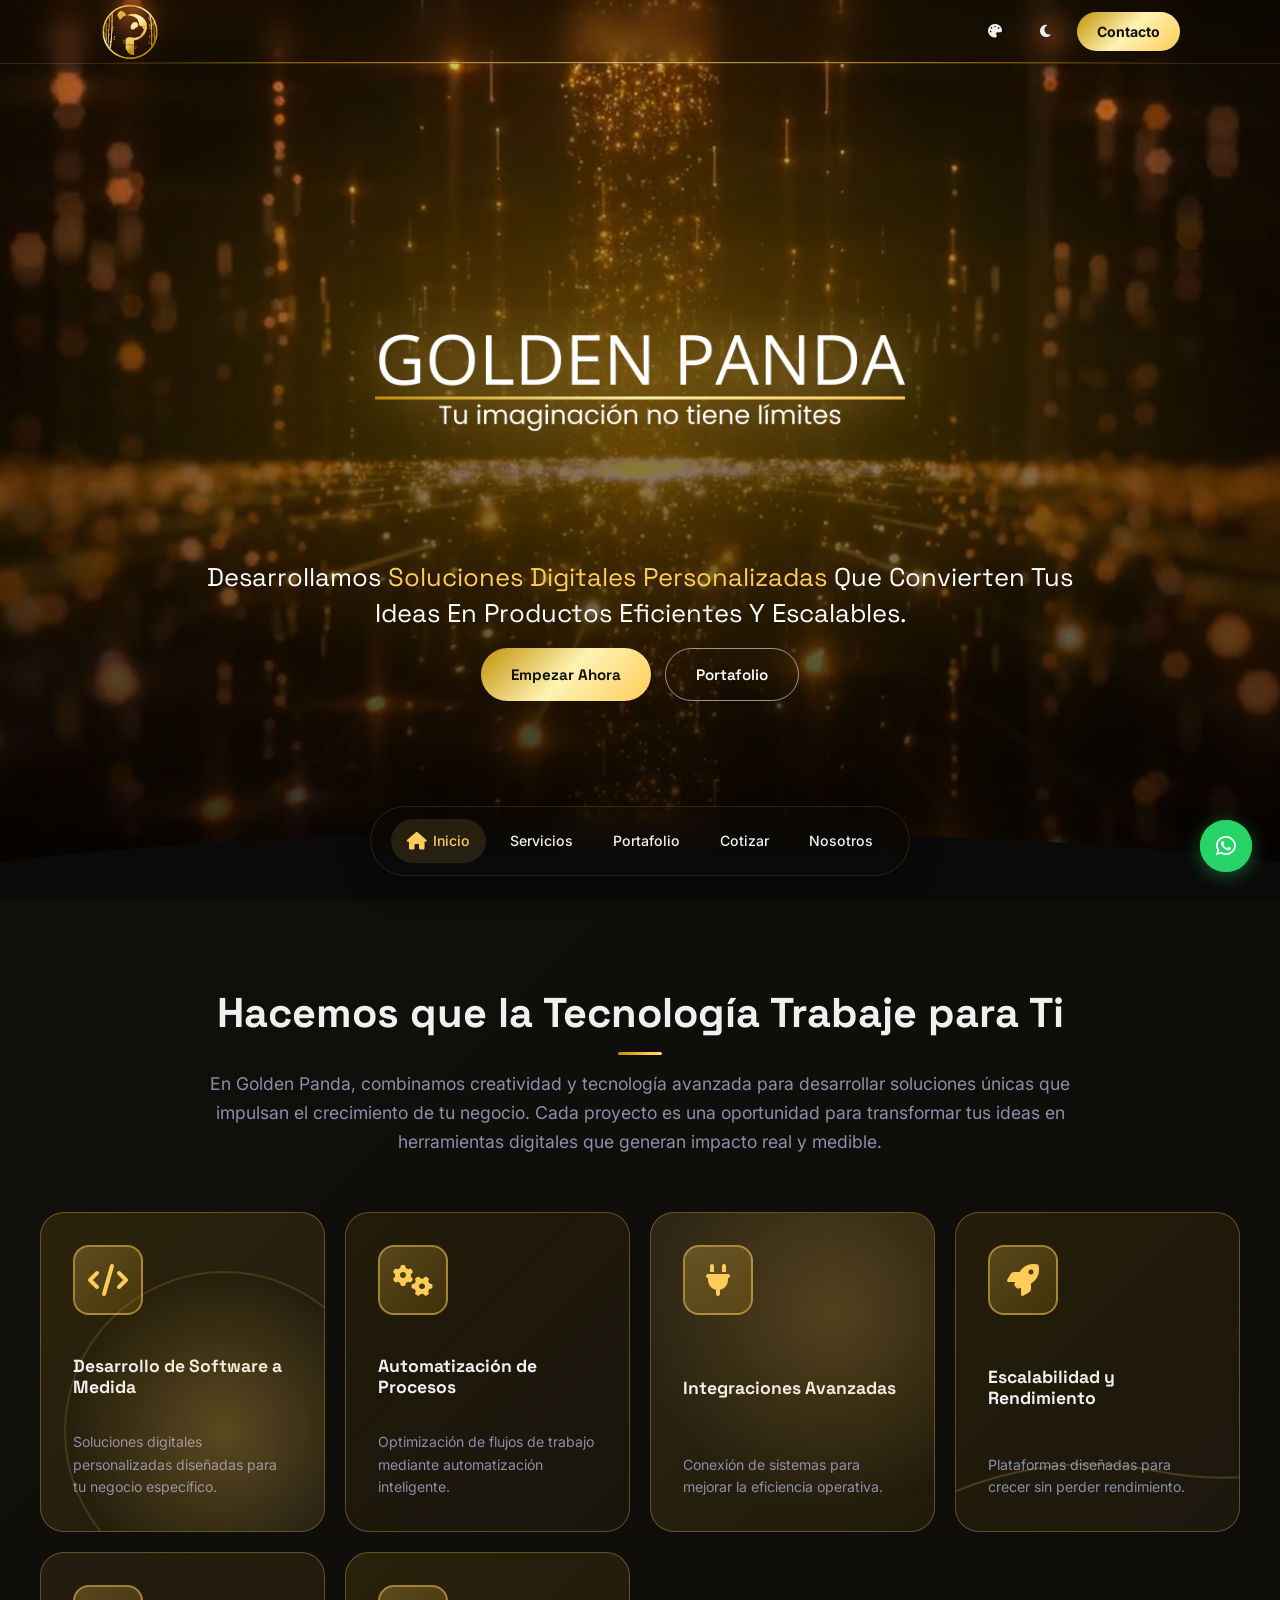
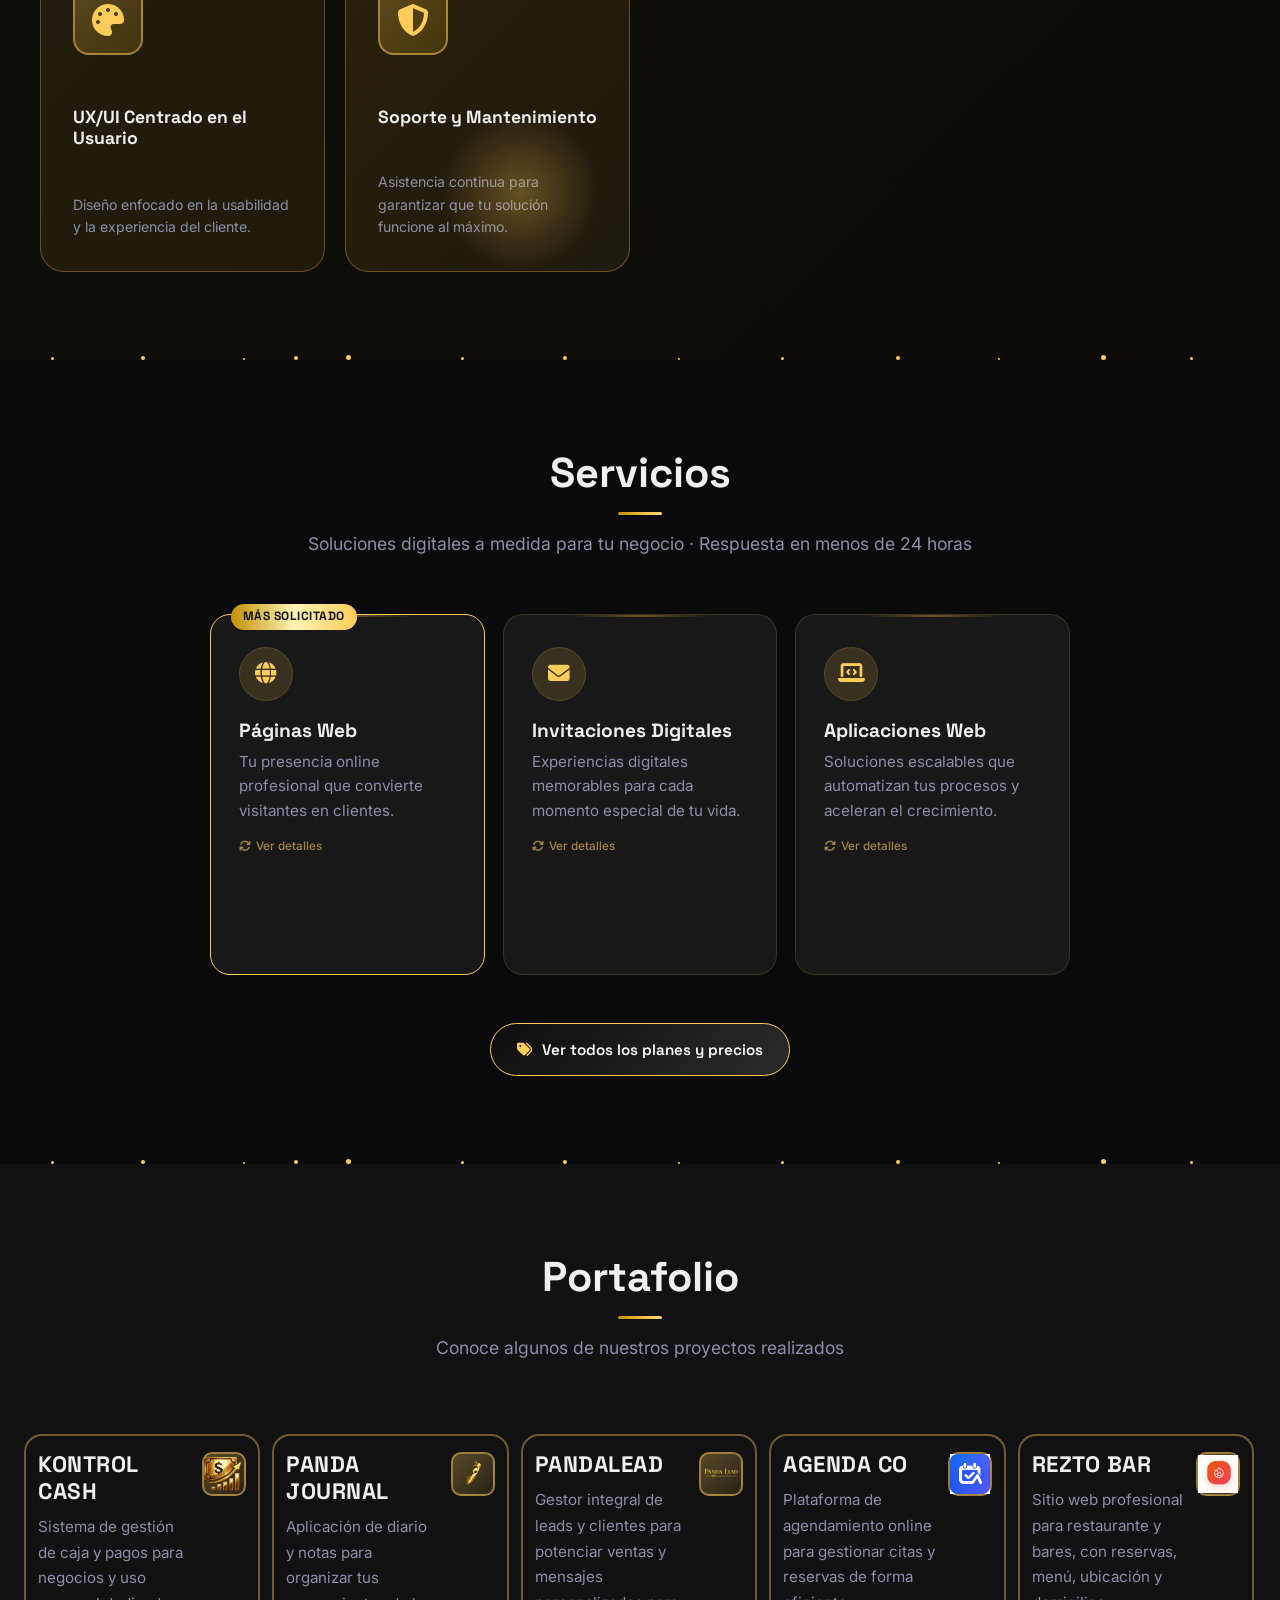
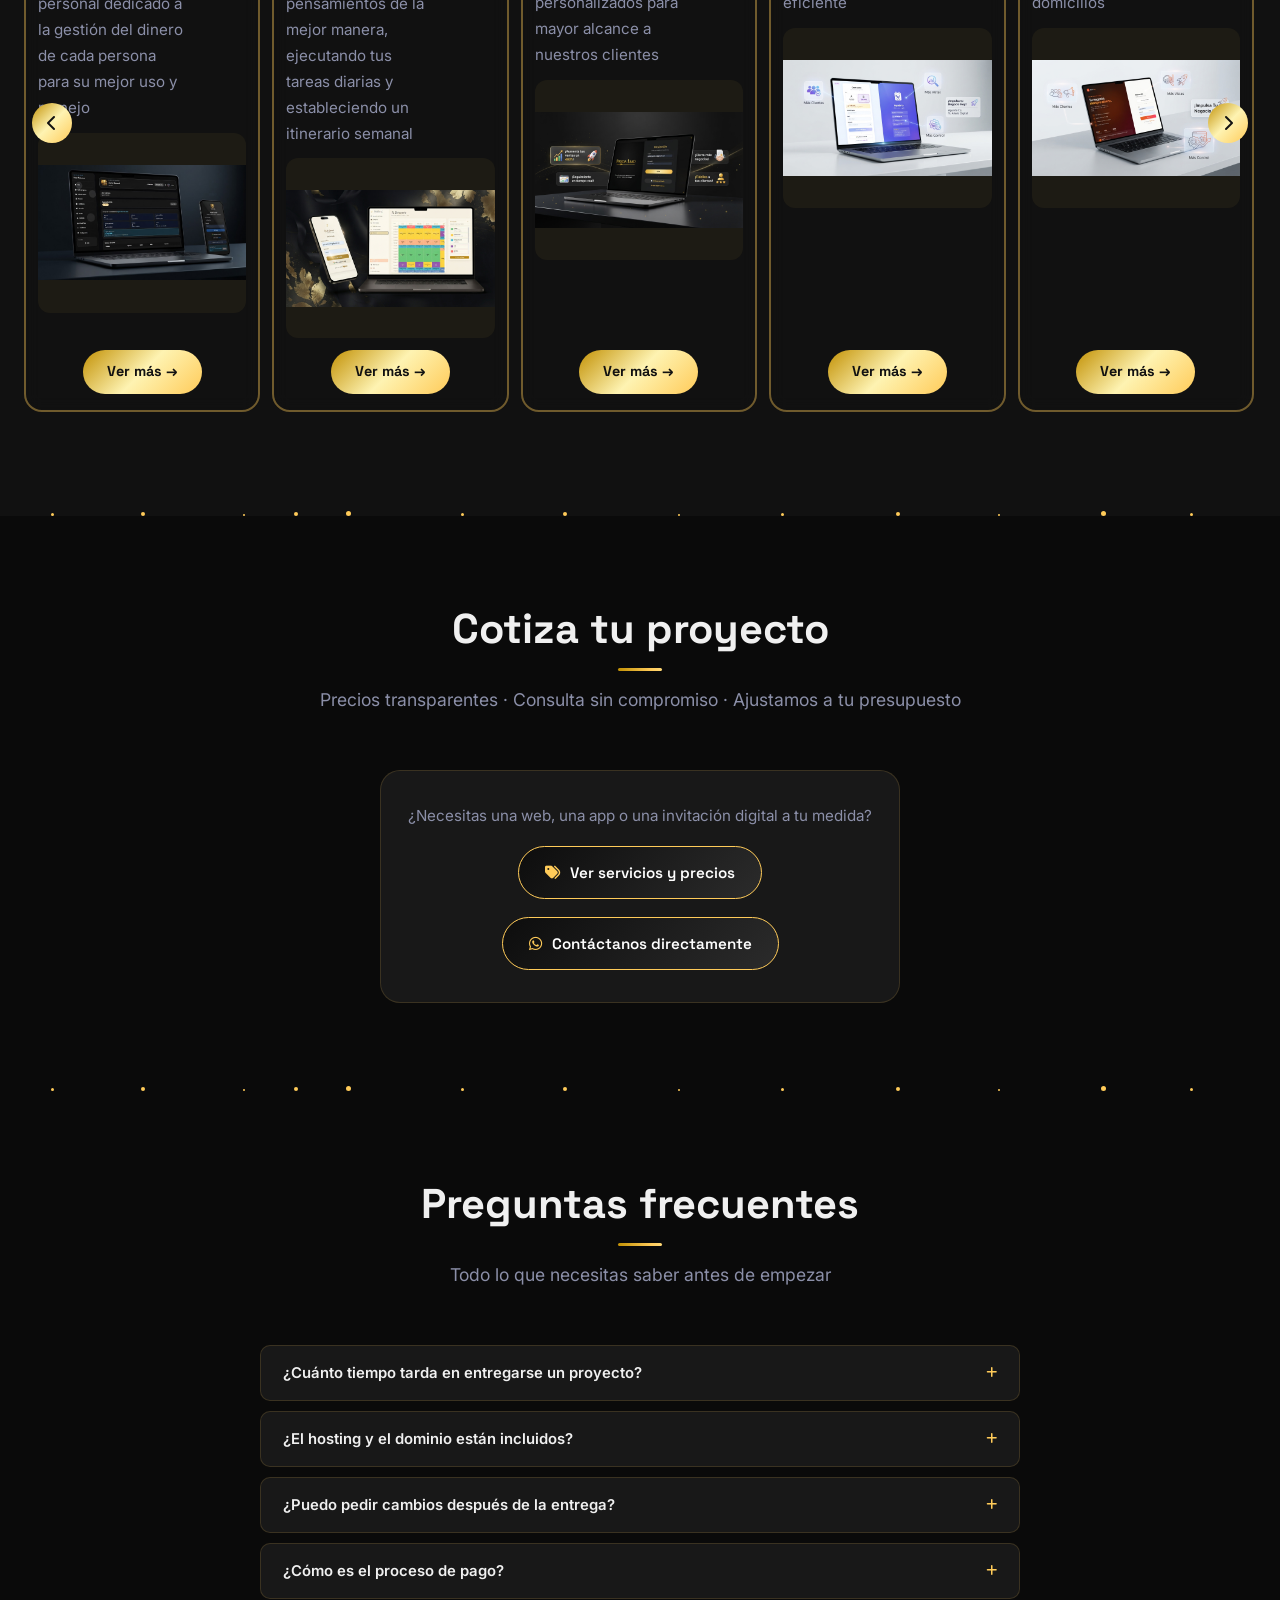
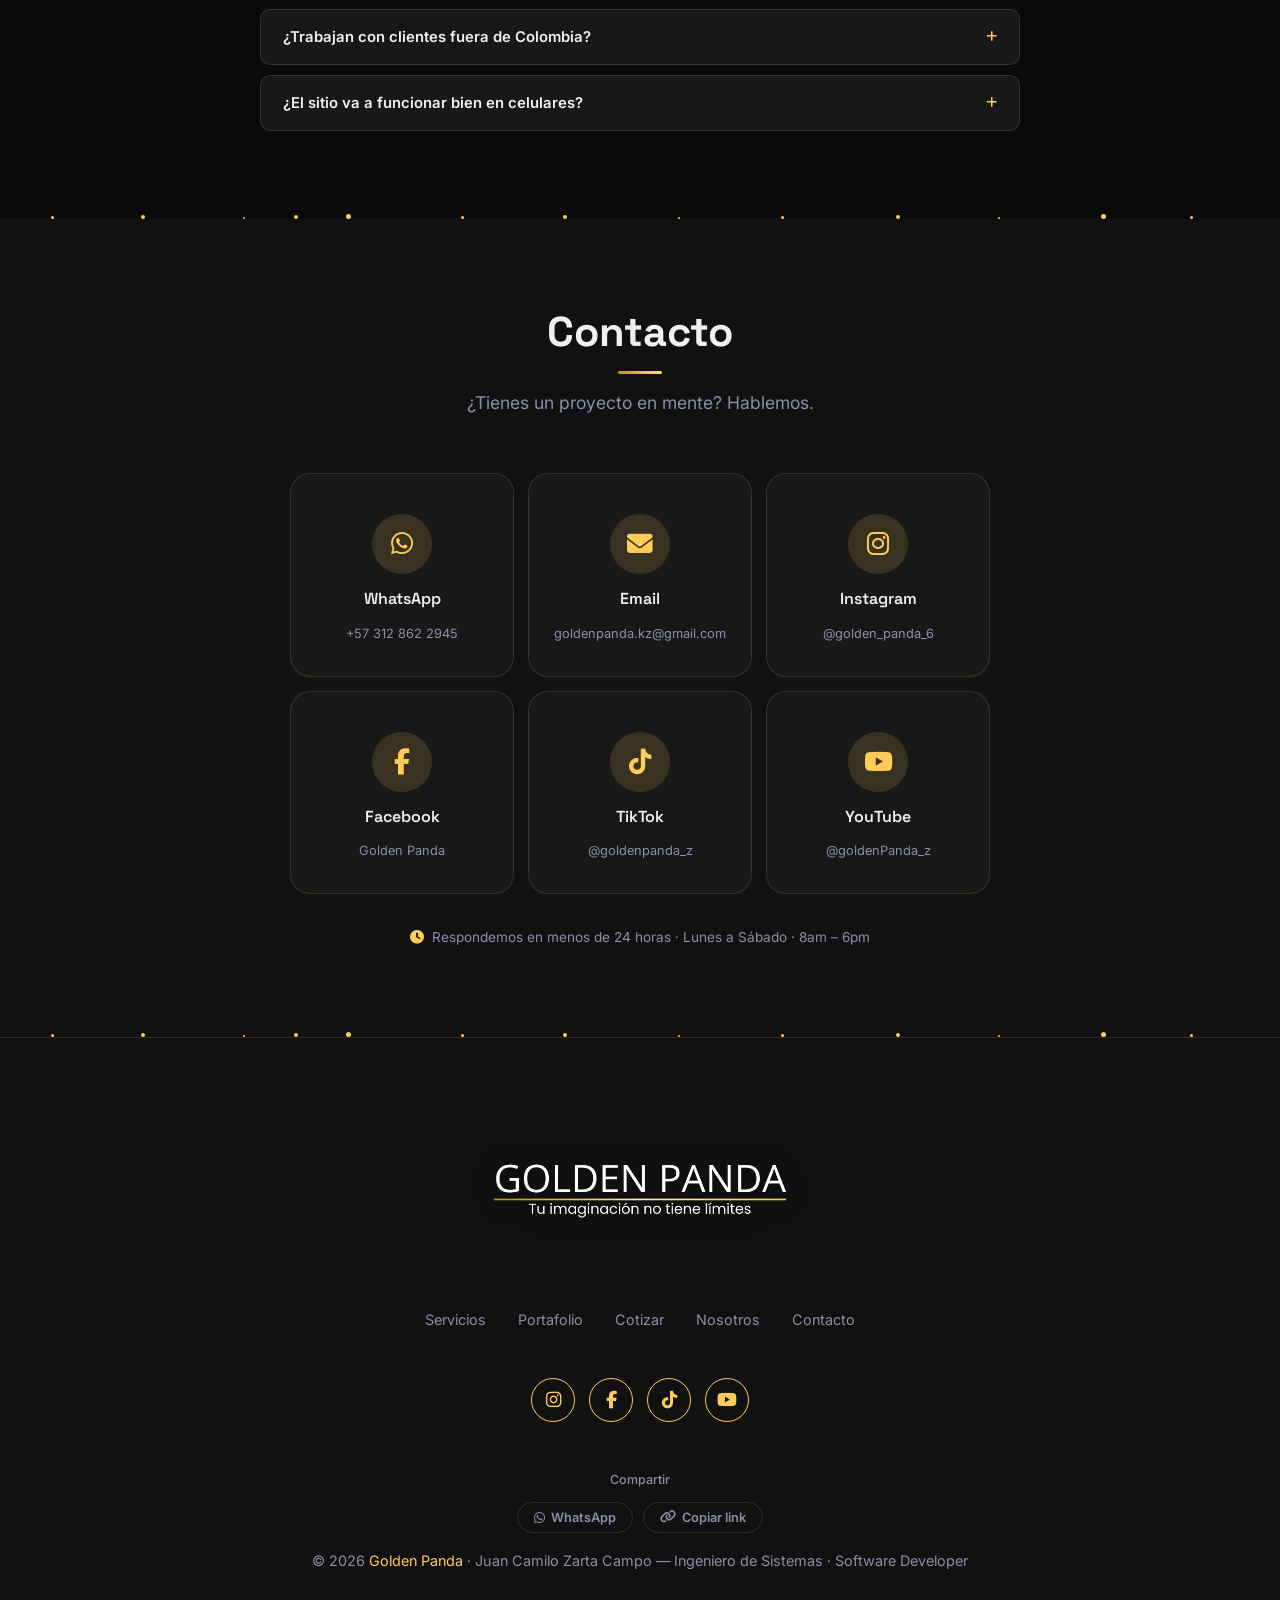
<file: index.html>
<!DOCTYPE html>
<html lang="es" data-palette="deep-space">
<head>
  <meta charset="UTF-8">
  <meta name="viewport" content="width=device-width, initial-scale=1.0">
  <title>Golden Panda — Software Developer</title>
  <meta name="description" content="Desarrollo de páginas web, aplicaciones web e invitaciones digitales. Soluciones digitales a medida para tu negocio.">

  <meta name="robots" content="index, follow">
  <link rel="canonical" href="https://goldenpanda.dev/">

  <!-- Open Graph -->
  <meta property="og:title" content="Golden Panda — Software Developer">
  <meta property="og:description" content="Páginas web, apps e invitaciones digitales. Soluciones a medida para tu negocio.">
  <meta property="og:image" content="Image/Logo_Color.png">
  <meta property="og:url" content="https://goldenpanda.dev/">
  <meta property="og:type" content="website">

  <!-- PWA / Theme -->
  <link rel="manifest" href="manifest.json">
  <meta name="theme-color" content="#ffcb59">

  <!-- Schema.org -->
  <script type="application/ld+json">
  {
    "@context": "https://schema.org",
    "@type": "ProfessionalService",
    "name": "Golden Panda",
    "description": "Desarrollo de páginas web, aplicaciones web e invitaciones digitales a medida",
    "telephone": "+573128622945",
    "email": "goldenpanda.kz@gmail.com",
    "address": { "@type": "PostalAddress", "addressCountry": "CO" },
    "priceRange": "$",
    "sameAs": [
      "https://www.instagram.com/golden_panda_6/",
      "https://www.facebook.com/profile.php?id=61557062733690",
      "https://www.tiktok.com/@goldenpanda_z",
      "https://www.youtube.com/@goldenPanda_z"
    ]
  }
  </script>

  <link rel="icon" type="image/png" href="Image/Icono.png">
  <link rel="preload" as="image" href="Image/inicio/poster_inicio.jpg" fetchpriority="high">
  <link rel="preload" as="image" href="Image/Logo_Color.png">
  <link rel="dns-prefetch" href="https://fonts.googleapis.com">
  <link rel="dns-prefetch" href="https://cdnjs.cloudflare.com">
  <link rel="preconnect" href="https://fonts.googleapis.com">
  <link rel="preconnect" href="https://fonts.gstatic.com" crossorigin>
  <link href="https://fonts.googleapis.com/css2?family=Space+Grotesk:wght@400;500;600;700;800&family=Inter:wght@400;500;600&display=swap" rel="stylesheet">
  <link rel="stylesheet" href="https://cdnjs.cloudflare.com/ajax/libs/font-awesome/6.5.1/css/all.min.css">
  <link rel="stylesheet" href="css/style.css">
  <link rel="stylesheet" href="css/navbar.css">
  <link rel="stylesheet" href="css/sections.css">
  <link rel="stylesheet" href="css/footer.css">
  <link rel="stylesheet" href="css/extras.css">

  <!-- FAQ Schema -->
  <script type="application/ld+json">
  {
    "@context": "https://schema.org",
    "@type": "FAQPage",
    "mainEntity": [
      {"@type":"Question","name":"¿Cuánto tiempo tarda un proyecto?","acceptedAnswer":{"@type":"Answer","text":"Una landing: entre 24 horas y 5 días desde que se reciben textos y fotos. Invitación digital: entre 1 y 4 días. App web completa: entre 20 y 60 días."}},
      {"@type":"Question","name":"¿El hosting y dominio están incluidos?","acceptedAnswer":{"@type":"Answer","text":"No están dentro del precio. Si el cliente compra un dominio o un hosting, ese pago va por fuera de lo que cobra Golden Panda, que ayuda a conectarlo."}},
      {"@type":"Question","name":"¿Puedo pedir cambios después de la entrega?","acceptedAnswer":{"@type":"Answer","text":"Sí. Las landings Pro incluyen 1 mes de soporte y las Premium 3 meses. Después hay planes de mantenimiento mensual desde 59.500 COP."}},
      {"@type":"Question","name":"¿Trabajan con clientes fuera de Colombia?","acceptedAnswer":{"@type":"Answer","text":"Sí, trabajamos con clientes de toda Latinoamérica. Los precios en USD aplican para clientes internacionales."}}
    ]
  }
  </script>

  <!-- SW registration -->
  <script>if ('serviceWorker' in navigator) navigator.serviceWorker.register('/sw.js').catch(() => {});</script>

  <script src="js/scripts.js" defer></script>
</head>
<body>

  <!-- SKIP LINK -->
  <a href="#servicios" class="skip-link">Saltar al contenido</a>


  <!-- PAGE TRANSITION -->
  <div class="page-transition" id="page-transition" aria-hidden="true"></div>

  <!-- NAVBAR TOP — Solo logo, iconos, y contacto -->
  <nav class="navbar navbar-top" id="navbar">
    <a href="#inicio" class="navbar-brand">
      <img src="Image/Icono.png" alt="Golden Panda" class="navbar-icon">
    </a>
    <div class="navbar-controls">
      <button class="btn-palette" id="btn-palette" title="Cambiar paleta" aria-label="Cambiar paleta de colores">
        <i class="fas fa-palette"></i>
      </button>
      <button class="btn-theme" id="btn-theme" title="Modo claro/oscuro" aria-label="Cambiar modo">
        <i class="fas fa-moon" id="theme-icon"></i>
      </button>
      <a href="#contacto" class="nav-cta-btn">Contacto</a>
    </div>
  </nav>

  <!-- NAVBAR BOTTOM FLOATING — Navegación flotante -->
  <nav class="navbar-bottom" id="navbar-bottom">
    <a href="#inicio" class="nav-item" title="Inicio"><i class="fas fa-home"></i><span>Inicio</span></a>
    <a href="#servicios" class="nav-item" title="Servicios"><span>Servicios</span></a>
    <a href="#portafolio" class="nav-item" title="Portafolio"><span>Portafolio</span></a>
    <a href="#cotizar" class="nav-item" title="Cotizar"><span>Cotizar</span></a>
    <a href="html/nosotros.html" class="nav-item" title="Nosotros"><span>Nosotros</span></a>
  </nav>

  <!-- MOBILE MENU [COMENTADO — Puede usarse si es necesario en mobile] -->
  <!-- <div class="mobile-menu" id="mobile-menu">
    <ul>
      <li><a href="#inicio">Inicio</a></li>
      <li><a href="#servicios">Servicios</a></li>
      <li><a href="#portafolio">Portafolio</a></li>
      <li><a href="#cotizar">Cotizar</a></li>
      <li><a href="html/nosotros.html">Nosotros</a></li>
      <li><a href="#contacto">Contacto</a></li>
    </ul>
  </div>
  <div class="mobile-overlay" id="mobile-overlay"></div> -->

  <!-- HERO -->
  <section id="inicio" class="hero">
    <video class="hero-carousel" autoplay muted loop playsinline preload="auto" poster="Image/inicio/poster_inicio.jpg" aria-hidden="true"></video>
    <script>
      // Elige la fuente según pantalla/conexión ANTES de que el navegador descargue nada.
      (function () {
        var v = document.currentScript.previousElementSibling;
        var c = navigator.connection || {};
        var small = matchMedia('(max-width: 767px)').matches || c.saveData || /(^|-)2g$/.test(c.effectiveType || '');
        var webm = !!v.canPlayType && v.canPlayType('video/webm; codecs="vp9"') === 'probably';
        v.src = small ? 'Image/inicio/clip_inicio_720.mp4'
              : webm  ? 'Image/inicio/clip_inicio_1080.webm'
                      : 'Image/inicio/clip_inicio_1080.mp4';
      })();
    </script>

    <!-- HERO CAROUSEL IMAGES [COMENTADO — Lógica de carrusel conservada para referencia]
    <div class="hero-carousel">
      <img src="Image/inicio/Imagen 1.jpeg" class="hero-img active" alt="" loading="eager">
      <img src="Image/inicio/Imagen 2.jpeg" class="hero-img" alt="" loading="lazy">
      <img src="Image/inicio/Imagen 3.jpeg" class="hero-img" alt="" loading="lazy">
      <img src="Image/inicio/Imagen 4.jpeg" class="hero-img" alt="" loading="lazy">
      <img src="Image/inicio/Imagen 5.jpeg" class="hero-img" alt="" loading="lazy">
      <img src="Image/inicio/Imagen 6.jpeg" class="hero-img" alt="" loading="lazy">
    </div>
    -->
    <div class="hero-overlay"></div>
    <div class="hero-content">
      <!-- <div class="available-badge">
        <span class="available-dot"></span>
        Disponible para nuevos proyectos
      </div> -->
      <img src="Image/Logo_Color.png" alt="Golden Panda" class="hero-logo">
      <p class="hero-tagline">Desarrollamos <span class="gold">Soluciones Digitales Personalizadas</span> Que Convierten Tus Ideas En Productos Eficientes Y Escalables.</p>
      <div class="hero-ctas">
        <a href="#cotizar" class="btn-hero-primary">Empezar Ahora</a>
        <a href="#portafolio" class="btn-hero-secondary">Portafolio</a>
      </div>
      <!-- <p class="hero-visitors">
        <i class="fas fa-eye"></i> Más de <strong>500 personas</strong> lo descubrieron este mes
      </p> -->
    </div>
    <div class="hero-scroll">
      <span>Explorar</span>
      <i class="fas fa-chevron-down"></i>
    </div>
  </section>

  <!-- ENFOQUE — Por qué elegirnos -->
  <section id="enfoque" class="section section-enfoque">
    <div class="deco-particles" aria-hidden="true"><i></i><i></i><i></i><i></i><i></i><i></i><i></i><i></i><i></i><i></i><i></i><i></i><i></i></div>
    <div class="section-header">
      <h2 class="section-title">Hacemos que la Tecnología Trabaje para Ti</h2>
      <p class="section-sub">En Golden Panda, combinamos creatividad y tecnología avanzada para desarrollar soluciones únicas que impulsan el crecimiento de tu negocio. Cada proyecto es una oportunidad para transformar tus ideas en herramientas digitales que generan impacto real y medible.</p>
    </div>

    <div class="enfoque-grid">
      <div class="enfoque-card reveal">
        <div class="enfoque-icon"><i class="fas fa-code"></i></div>
        <h3>Desarrollo de Software a Medida</h3>
        <p>Soluciones digitales personalizadas diseñadas para tu negocio específico.</p>
      </div>

      <div class="enfoque-card reveal">
        <div class="enfoque-icon"><i class="fas fa-cogs"></i></div>
        <h3>Automatización de Procesos</h3>
        <p>Optimización de flujos de trabajo mediante automatización inteligente.</p>
      </div>

      <div class="enfoque-card reveal">
        <div class="enfoque-icon"><i class="fas fa-plug"></i></div>
        <h3>Integraciones Avanzadas</h3>
        <p>Conexión de sistemas para mejorar la eficiencia operativa.</p>
      </div>

      <div class="enfoque-card reveal">
        <div class="enfoque-icon"><i class="fas fa-rocket"></i></div>
        <h3>Escalabilidad y Rendimiento</h3>
        <p>Plataformas diseñadas para crecer sin perder rendimiento.</p>
      </div>

      <div class="enfoque-card reveal">
        <div class="enfoque-icon"><i class="fas fa-palette"></i></div>
        <h3>UX/UI Centrado en el Usuario</h3>
        <p>Diseño enfocado en la usabilidad y la experiencia del cliente.</p>
      </div>

      <div class="enfoque-card reveal">
        <div class="enfoque-icon"><i class="fas fa-shield-alt"></i></div>
        <h3>Soporte y Mantenimiento</h3>
        <p>Asistencia continua para garantizar que tu solución funcione al máximo.</p>
      </div>
    </div>
  </section>

  <!-- SERVICIOS -->
  <section id="servicios" class="section">
    <div class="deco-particles" aria-hidden="true"><i></i><i></i><i></i><i></i><i></i><i></i><i></i><i></i><i></i><i></i><i></i><i></i><i></i></div>
    <div class="section-header">
      <h2 class="section-title">Servicios</h2>
      <p class="section-sub">Soluciones digitales a medida para tu negocio · Respuesta en menos de 24 horas</p>
    </div>
    <div class="services-grid">

      <div class="service-card featured-service reveal">
        <span class="service-badge">Más solicitado</span>
        <div class="card-inner">
          <div class="card-front">
            <div class="service-icon"><i class="fas fa-globe"></i></div>
            <h3>Páginas Web</h3>
            <p>Tu presencia online profesional que convierte visitantes en clientes.</p>
            <span class="card-flip-hint"><i class="fas fa-arrows-rotate"></i> Ver detalles</span>
          </div>
          <div class="card-back">
            <p class="card-back-title"><i class="fas fa-globe"></i> Páginas Web</p>
            <ul class="card-back-features">
              <li><i class="fas fa-check"></i>Landings por rubro, webs a medida y tienda en línea</li>
              <li><i class="fas fa-check"></i>Optimizado para SEO y conversión</li>
              <li><i class="fas fa-check"></i>Diseño moderno y responsivo en todos los dispositivos</li>
              <li><i class="fas fa-check"></i>Desde $247.500 COP</li>
            </ul>
            <a href="https://wa.me/573128622945?text=Hola%2C%20me%20interesa%20cotizar%20una%20P%C3%A1gina%20Web" target="_blank" class="service-wa"><i class="fab fa-whatsapp"></i> Consultar</a>
          </div>
        </div>
      </div>

      <div class="service-card reveal">
        <div class="card-inner">
          <div class="card-front">
            <div class="service-icon"><i class="fas fa-envelope"></i></div>
            <h3>Invitaciones Digitales</h3>
            <p>Experiencias digitales memorables para cada momento especial de tu vida.</p>
            <span class="card-flip-hint"><i class="fas fa-arrows-rotate"></i> Ver detalles</span>
          </div>
          <div class="card-back">
            <p class="card-back-title"><i class="fas fa-envelope"></i> Invitaciones Digitales</p>
            <ul class="card-back-features">
              <li><i class="fas fa-check"></i>Diseño personalizado: bodas, XV años, cumpleaños, bautizos, comuniones, grados, baby showers y más</li>
              <li><i class="fas fa-check"></i>Cuenta regresiva animada + galería de fotos + música</li>
              <li><i class="fas fa-check"></i>Confirmación de asistencia (RSVP) automática</li>
              <li><i class="fas fa-check"></i>Desde $39.500 COP · mismo precio para todos los eventos</li>
            </ul>
            <a href="https://wa.me/573128622945?text=Hola%2C%20me%20interesa%20cotizar%20una%20Invitaci%C3%B3n%20Digital" target="_blank" class="service-wa"><i class="fab fa-whatsapp"></i> Consultar</a>
          </div>
        </div>
      </div>

      <div class="service-card reveal">
        <div class="card-inner">
          <div class="card-front">
            <div class="service-icon"><i class="fas fa-laptop-code"></i></div>
            <h3>Aplicaciones Web</h3>
            <p>Soluciones escalables que automatizan tus procesos y aceleran el crecimiento.</p>
            <span class="card-flip-hint"><i class="fas fa-arrows-rotate"></i> Ver detalles</span>
          </div>
          <div class="card-back">
            <p class="card-back-title"><i class="fas fa-laptop-code"></i> Aplicaciones Web</p>
            <ul class="card-back-features">
              <li><i class="fas fa-check"></i>Desarrollo personalizado según tus procesos</li>
              <li><i class="fas fa-check"></i>Seguridad y base de datos robusta</li>
              <li><i class="fas fa-check"></i>Apps listas por suscripción, como AgendaCo</li>
              <li><i class="fas fa-check"></i>Apps a medida desde $699.000 COP</li>
            </ul>
            <a href="https://wa.me/573128622945?text=Hola%2C%20me%20interesa%20cotizar%20una%20Aplicaci%C3%B3n%20Web" target="_blank" class="service-wa"><i class="fab fa-whatsapp"></i> Consultar</a>
          </div>
        </div>
      </div>

    </div>
    <div class="pricing-other">
      <a href="html/servicios.html" class="btn-other"><i class="fas fa-tags"></i> Ver todos los planes y precios</a>
    </div>
  </section>

  <!-- CÓMO TRABAJAMOS [COMENTADO - OCULTO]
  <section id="proceso" class="section section-alt">
    <div class="deco-particles" aria-hidden="true"><i></i><i></i><i></i><i></i><i></i><i></i><i></i><i></i><i></i><i></i><i></i><i></i><i></i></div>
    <div class="section-header">
      <h2 class="section-title">Cómo trabajamos</h2>
      <p class="section-sub">Un proceso claro, sin sorpresas, enfocado en tus resultados</p>
    </div>
    <div class="process-steps">
      <div class="process-step reveal">
        <span class="step-num">01</span>
        <div class="step-icon"><i class="fas fa-comments"></i></div>
        <h4>Consulta</h4>
        <p>Nos cuentas tu idea y lo que necesitas. Sin costo, sin compromiso.</p>
      </div>
      <div class="process-arrow"><i class="fas fa-chevron-right"></i></div>
      <div class="process-step reveal">
        <span class="step-num">02</span>
        <div class="step-icon"><i class="fas fa-palette"></i></div>
        <h4>Diseño</h4>
        <p>Creamos la propuesta visual. Tú apruebas antes de programar una línea.</p>
      </div>
      <div class="process-arrow"><i class="fas fa-chevron-right"></i></div>
      <div class="process-step reveal">
        <span class="step-num">03</span>
        <div class="step-icon"><i class="fas fa-code"></i></div>
        <h4>Desarrollo</h4>
        <p>Programamos con las mejores tecnologías. Actualizaciones constantes.</p>
      </div>
      <div class="process-arrow"><i class="fas fa-chevron-right"></i></div>
      <div class="process-step reveal">
        <span class="step-num">04</span>
        <div class="step-icon"><i class="fas fa-rocket"></i></div>
        <h4>Entrega</h4>
        <p>Tu proyecto listo, probado y funcionando. Soporte post-entrega incluido.</p>
      </div>
    </div>
  </section>
  -->



  <!-- PORTAFOLIO — CARRUSEL -->
  <section id="portafolio" class="section section-alt">
    <div class="deco-particles" aria-hidden="true"><i></i><i></i><i></i><i></i><i></i><i></i><i></i><i></i><i></i><i></i><i></i><i></i><i></i></div>
    <div class="section-header">
      <h2 class="section-title">Portafolio</h2>
      <p class="section-sub">Conoce algunos de nuestros proyectos realizados</p>
    </div>

    <!-- CARRUSEL HORIZONTAL -->
    <div class="carousel-container">
      <div class="carousel-track" id="portfolio-carousel"></div>
      <button class="carousel-arrow carousel-prev" id="carousel-prev"><i class="fas fa-chevron-left"></i></button>
      <button class="carousel-arrow carousel-next" id="carousel-next"><i class="fas fa-chevron-right"></i></button>
    </div>
  </section>

  <!-- TESTIMONIOS [COMENTADO - OCULTO]
  <section id="testimonios" class="section">
    <div class="deco-particles" aria-hidden="true"><i></i><i></i><i></i><i></i><i></i><i></i><i></i><i></i><i></i><i></i><i></i><i></i><i></i></div>
    <div class="section-header">
      <h2 class="section-title">Lo que dicen nuestros clientes</h2>
      <p class="section-sub">Proyectos reales, resultados reales</p>
    </div>
    <div class="testimonials-wrap">
      <div class="testimonials-track" id="testimonials-track" aria-live="polite" aria-atomic="true">
        <div class="testimonial-card">
          <p class="testimonial-text">"El sitio quedó exactamente como lo imaginábamos. Rápido, elegante y funciona perfecto en el celular."</p>
          <div class="testimonial-author">
            <div class="testimonial-avatar">MR</div>
            <div>
              <strong>María R.</strong>
              <span>Sitio web corporativo</span>
            </div>
          </div>
        </div>
        <div class="testimonial-card">
          <p class="testimonial-text">"La invitación digital de mi quinceañera fue la más original de todas. Mis invitados quedaron fascinados."</p>
          <div class="testimonial-author">
            <div class="testimonial-avatar">VS</div>
            <div>
              <strong>Valentina S.</strong>
              <span>Invitación de 15</span>
            </div>
          </div>
        </div>
        <div class="testimonial-card">
          <p class="testimonial-text">"Excelente trabajo y muy buen trato. El sistema mejoró muchísimo nuestros procesos internos."</p>
          <div class="testimonial-author">
            <div class="testimonial-avatar">AC</div>
            <div>
              <strong>Andrés C.</strong>
              <span>App web empresarial</span>
            </div>
          </div>
        </div>
        <div class="testimonial-card">
          <p class="testimonial-text">"Cumplieron los tiempos, el diseño es increíble y el precio muy justo. Los recomiendo sin dudarlo."</p>
          <div class="testimonial-author">
            <div class="testimonial-avatar">LC</div>
            <div>
              <strong>Laura C.</strong>
              <span>Invitación de boda</span>
            </div>
          </div>
        </div>
      </div>
    </div>
    <div class="testimonials-controls">
      <button class="t-prev" id="t-prev" aria-label="Anterior"><i class="fas fa-chevron-left"></i></button>
      <div class="testimonials-dots" id="testimonials-dots"></div>
      <button class="t-next" id="t-next" aria-label="Siguiente"><i class="fas fa-chevron-right"></i></button>
    </div>
  </section>
  -->

  <!-- STACK TECNOLÓGICO -->
  <!--
  <section id="stack" class="section section-alt">
    <div class="deco-particles" aria-hidden="true"><i></i><i></i><i></i><i></i><i></i><i></i><i></i><i></i><i></i><i></i><i></i><i></i><i></i></div>
    <div class="section-header">
      <h2 class="section-title">Tecnologías que usamos</h2>
      <p class="section-sub">Herramientas actuales para soluciones modernas</p>
    </div>
    <div class="stack-grid">
      <div class="stack-item reveal"><i class="fab fa-html5"></i><span>HTML5</span></div>
      <div class="stack-item reveal"><i class="fab fa-css3-alt"></i><span>CSS3</span></div>
      <div class="stack-item reveal"><i class="fab fa-js-square"></i><span>JavaScript</span></div>
      <div class="stack-item reveal"><i class="fab fa-react"></i><span>React</span></div>
      <div class="stack-item reveal"><i class="fab fa-node-js"></i><span>Node.js</span></div>
      <div class="stack-item reveal"><i class="fab fa-git-alt"></i><span>Git</span></div>
      <div class="stack-item reveal"><i class="fas fa-fire"></i><span>Firebase</span></div>
      <div class="stack-item reveal"><i class="fas fa-database"></i><span>MySQL</span></div>
      <div class="stack-item reveal"><i class="fab fa-figma"></i><span>Figma</span></div>
      <div class="stack-item reveal"><i class="fab fa-java"></i><span>Java</span></div>
    </div>
  </section>
  -->

  <!-- COTIZAR -->
  <section id="cotizar" class="section">
    <div class="deco-particles" aria-hidden="true"><i></i><i></i><i></i><i></i><i></i><i></i><i></i><i></i><i></i><i></i><i></i><i></i><i></i></div>
    <div class="section-header">
      <h2 class="section-title">Cotiza tu proyecto</h2>
      <p class="section-sub">Precios transparentes · Consulta sin compromiso · Ajustamos a tu presupuesto</p>
    </div>


    <!-- Otros servicios -->
    <div class="pricing-other">
      <div class="pricing-other-inner">
        <p>¿Necesitas una web, una app o una invitación digital a tu medida?</p>
        <a href="html/servicios.html" class="btn-other">
          <i class="fas fa-tags"></i> Ver servicios y precios
        </a>
        <a href="https://wa.me/573128622945?text=Hola%2C%20me%20interesa%20cotizar%20un%20servicio" target="_blank" rel="noopener" class="btn-other">
          <i class="fab fa-whatsapp"></i> Contáctanos directamente
        </a>
      </div>
    </div>
  </section>

  <!-- FAQ -->
  <section id="faq" class="section">
    <div class="deco-particles" aria-hidden="true"><i></i><i></i><i></i><i></i><i></i><i></i><i></i><i></i><i></i><i></i><i></i><i></i><i></i></div>
    <div class="section-header">
      <h2 class="section-title">Preguntas frecuentes</h2>
      <p class="section-sub">Todo lo que necesitas saber antes de empezar</p>
    </div>
    <div class="faq-list">
      <div class="faq-item">
        <button class="faq-question">
          <span>¿Cuánto tiempo tarda en entregarse un proyecto?</span>
          <i class="fas fa-plus faq-icon"></i>
        </button>
        <div class="faq-answer">
          <p>Depende del tipo. Una landing: entre 24 horas y 5 días desde que nos envías los textos y las fotos. Una invitación digital: entre 1 y 4 días. Una app web completa: entre 20 y 60 días. Los tiempos de cada plan están en la página de servicios.</p>
        </div>
      </div>
      <div class="faq-item">
        <button class="faq-question">
          <span>¿El hosting y el dominio están incluidos?</span>
          <i class="fas fa-plus faq-icon"></i>
        </button>
        <div class="faq-answer">
          <p>No están dentro del precio. Si compras un dominio o un hosting, ese pago va por fuera de lo que cobramos. Te ayudamos a conectarlo a tu web.</p>
        </div>
      </div>
      <div class="faq-item">
        <button class="faq-question">
          <span>¿Puedo pedir cambios después de la entrega?</span>
          <i class="fas fa-plus faq-icon"></i>
        </button>
        <div class="faq-answer">
          <p>Sí. Las landings Pro incluyen 1 mes de soporte y las Premium 3 meses. Después puedes contratar un plan de mantenimiento mensual desde $59.500 COP, o pedir cambios puntuales. Nunca te dejamos sin soporte.</p>
        </div>
      </div>
      <div class="faq-item">
        <button class="faq-question">
          <span>¿Cómo es el proceso de pago?</span>
          <i class="fas fa-plus faq-icon"></i>
        </button>
        <div class="faq-answer">
          <p>Trabajamos con 50% al inicio del proyecto y 50% al finalizar. Aceptamos transferencia Bancolombia, Nequi y Daviplata.</p>
        </div>
      </div>
      <div class="faq-item">
        <button class="faq-question">
          <span>¿Trabajan con clientes fuera de Colombia?</span>
          <i class="fas fa-plus faq-icon"></i>
        </button>
        <div class="faq-answer">
          <p>Sí, trabajamos con clientes de toda Latinoamérica. Los precios en USD aplican para clientes internacionales y el pago se coordina por plataformas digitales internacionales.</p>
        </div>
      </div>
      <div class="faq-item">
        <button class="faq-question">
          <span>¿El sitio va a funcionar bien en celulares?</span>
          <i class="fas fa-plus faq-icon"></i>
        </button>
        <div class="faq-answer">
          <p>Siempre. Todos nuestros proyectos son completamente responsivos y se prueban en celular, tablet y computadora antes de la entrega.</p>
        </div>
      </div>
    </div>
  </section>

  <!-- CONTACTO -->
  <section id="contacto" class="section section-alt">
    <div class="deco-particles" aria-hidden="true"><i></i><i></i><i></i><i></i><i></i><i></i><i></i><i></i><i></i><i></i><i></i><i></i><i></i></div>
    <div class="section-header">
      <h2 class="section-title">Contacto</h2>
      <p class="section-sub">¿Tienes un proyecto en mente? Hablemos.</p>
    </div>
    <div class="contact-grid">
      <a href="https://wa.me/573128622945" target="_blank" class="contact-card reveal">
        <div class="contact-icon"><i class="fab fa-whatsapp"></i></div>
        <span class="contact-label">WhatsApp</span>
        <span class="contact-hint">+57 312 862 2945</span>
      </a>
      <a href="mailto:goldenpanda.kz@gmail.com" class="contact-card reveal">
        <div class="contact-icon"><i class="fas fa-envelope"></i></div>
        <span class="contact-label">Email</span>
        <span class="contact-hint">goldenpanda.kz@gmail.com</span>
      </a>
      <a href="https://www.instagram.com/golden_panda_6/" target="_blank" rel="noopener" class="contact-card reveal">
        <div class="contact-icon"><i class="fab fa-instagram"></i></div>
        <span class="contact-label">Instagram</span>
        <span class="contact-hint">@golden_panda_6</span>
      </a>
      <a href="https://www.facebook.com/profile.php?id=61557062733690" target="_blank" rel="noopener" class="contact-card reveal">
        <div class="contact-icon"><i class="fab fa-facebook-f"></i></div>
        <span class="contact-label">Facebook</span>
        <span class="contact-hint">Golden Panda</span>
      </a>
      <a href="https://www.tiktok.com/@goldenpanda_z" target="_blank" rel="noopener" class="contact-card reveal">
        <div class="contact-icon"><i class="fab fa-tiktok"></i></div>
        <span class="contact-label">TikTok</span>
        <span class="contact-hint">@goldenpanda_z</span>
      </a>
      <a href="https://www.youtube.com/@goldenPanda_z" target="_blank" rel="noopener" class="contact-card reveal">
        <div class="contact-icon"><i class="fab fa-youtube"></i></div>
        <span class="contact-label">YouTube</span>
        <span class="contact-hint">@goldenPanda_z</span>
      </a>
    </div>
    <p class="contact-note">
      <i class="fas fa-clock"></i> Respondemos en menos de 24 horas · Lunes a Sábado · 8am – 6pm
    </p>
  </section>

  <!-- FOOTER -->
  <footer class="footer">
    <div class="deco-particles" aria-hidden="true"><i></i><i></i><i></i><i></i><i></i><i></i><i></i><i></i><i></i><i></i><i></i><i></i><i></i></div>
    <img src="Image/Logo_Color.png" alt="Golden Panda" class="footer-logo footer-logo-dark" loading="lazy">
    <img src="Image/LOGO (1).png"   alt="Golden Panda" class="footer-logo footer-logo-light" loading="lazy">
    <nav class="footer-links">
      <a href="#servicios">Servicios</a>
      <a href="#portafolio">Portafolio</a>
      <a href="#cotizar">Cotizar</a>
      <a href="html/nosotros.html">Nosotros</a>
      <a href="#contacto">Contacto</a>
    </nav>
    <div class="social-links" aria-label="Redes sociales de Golden Panda">
      <a href="https://www.instagram.com/golden_panda_6/" target="_blank" rel="noopener" aria-label="Instagram de Golden Panda"><i class="fab fa-instagram"></i></a>
      <a href="https://www.facebook.com/profile.php?id=61557062733690" target="_blank" rel="noopener" aria-label="Facebook de Golden Panda"><i class="fab fa-facebook-f"></i></a>
      <a href="https://www.tiktok.com/@goldenpanda_z" target="_blank" rel="noopener" aria-label="TikTok de Golden Panda"><i class="fab fa-tiktok"></i></a>
      <a href="https://www.youtube.com/@goldenPanda_z" target="_blank" rel="noopener" aria-label="YouTube de Golden Panda"><i class="fab fa-youtube"></i></a>
    </div>
    <div class="share-section">
      <span class="share-label">Compartir</span>
      <div class="share-btns">
        <button class="share-btn" id="share-wa" aria-label="Compartir por WhatsApp">
          <i class="fab fa-whatsapp"></i> <span>WhatsApp</span>
        </button>
        <button class="share-btn" id="share-copy" aria-label="Copiar enlace">
          <i class="fas fa-link"></i> <span>Copiar link</span>
        </button>
      </div>
    </div>
    <p class="footer-credits">© 2026 <span class="gold">Golden Panda</span> · Juan Camilo Zarta Campo — Ingeniero de Sistemas · Software Developer</p>
  </footer>

  <!-- LIGHTBOX PORTAFOLIO -->
  <div class="lightbox-overlay" id="lightbox-overlay" role="dialog" aria-modal="true" aria-labelledby="lightbox-title">
    <div class="lightbox">
      <button class="lightbox-close" id="lightbox-close" aria-label="Cerrar"><i class="fas fa-times"></i></button>
      <div class="lightbox-thumb-area" id="lightbox-thumb"></div>
      <div class="lightbox-body">
        <h3 id="lightbox-title"></h3>
        <p id="lightbox-desc"></p>
        <div class="lightbox-tags" id="lightbox-tech"></div>
        <a href="#" class="lightbox-btn" id="lightbox-link" target="_blank" rel="noopener">
          Ver proyecto <i class="fas fa-arrow-up-right-from-square"></i>
        </a>
      </div>
    </div>
  </div>

  <!-- EXIT POPUP -->
  <div class="exit-popup-overlay" id="exit-popup" role="dialog" aria-modal="true">
    <div class="exit-popup">
      <button class="exit-popup-x" id="exit-popup-close" aria-label="Cerrar"><i class="fas fa-times"></i></button>
      <div class="exit-popup-icon"><i class="fab fa-whatsapp"></i></div>
      <h3>¡Espera un momento!</h3>
      <p>Antes de irte, podemos charlar 5 minutos y ver si hay algo que podamos hacer por ti.</p>
      <a href="https://wa.me/573128622945?text=Hola%2C%20me%20interesa%20saber%20m%C3%A1s%20sobre%20sus%20servicios" target="_blank" class="btn-plan">
        Hablemos ahora <i class="fab fa-whatsapp"></i>
      </a>
      <button class="exit-dismiss" id="exit-dismiss">No gracias, seguiré mirando</button>
    </div>
  </div>

  <!-- BACK TO TOP -->
  <button class="back-to-top" id="back-to-top" aria-label="Volver arriba">
    <i class="fas fa-chevron-up"></i>
  </button>

  <!-- STICKY CTA -->
  <!--
  <div class="sticky-cta" id="sticky-cta" aria-hidden="true">
    <p class="sticky-cta-text"><strong>¿Tienes un proyecto en mente?</strong> Respondemos en menos de 24h.</p>
    <div class="sticky-cta-actions">
      <a href="https://wa.me/573128622945?text=Hola%2C%20me%20interesa%20cotizar%20un%20proyecto" target="_blank" class="sticky-cta-btn">
        <i class="fab fa-whatsapp"></i> Cotizar
      </a>
      <button class="sticky-cta-close" id="sticky-cta-close" aria-label="Cerrar">
        <i class="fas fa-times"></i>
      </button>
    </div>
  </div>
  -->

  <!-- FLOAT WHATSAPP -->
  <a href="https://wa.me/573128622945" target="_blank" class="float-wa" aria-label="WhatsApp">
    <i class="fab fa-whatsapp"></i>
  </a>

</body>
</html>
</file>
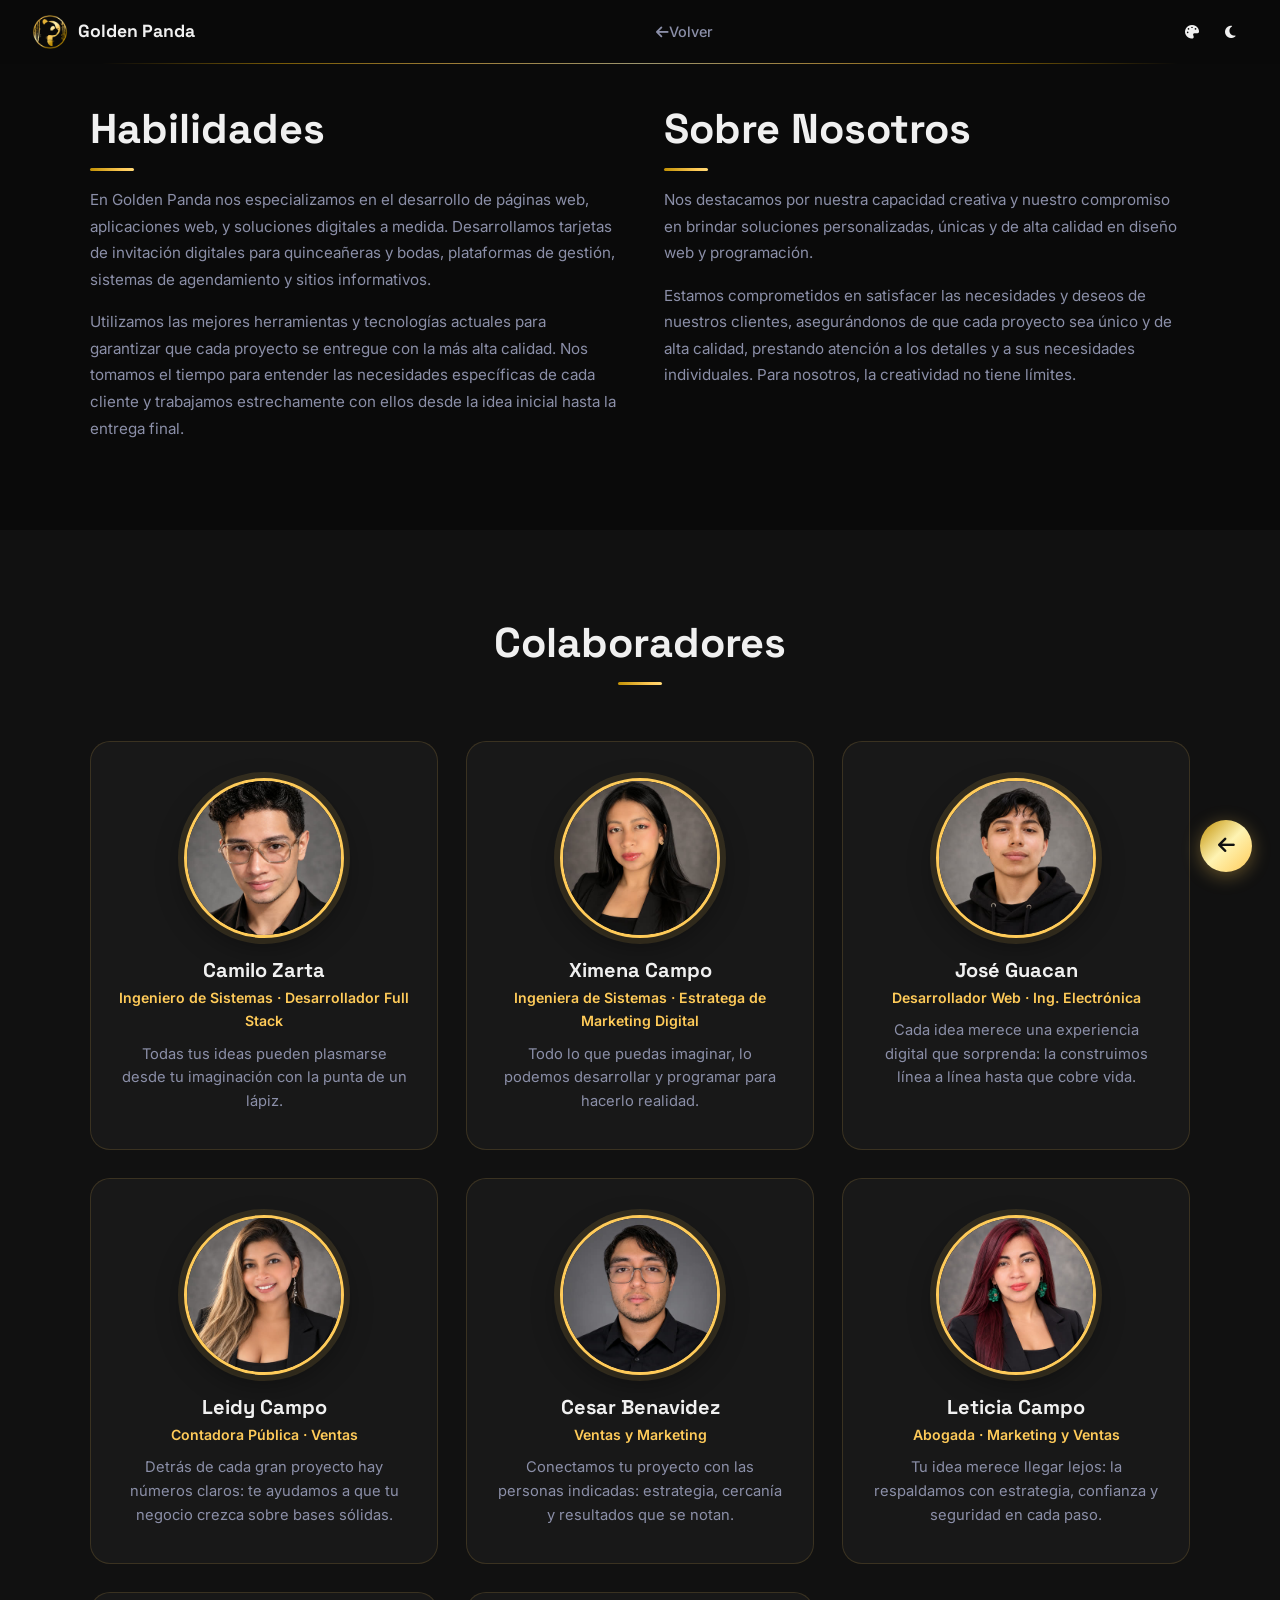
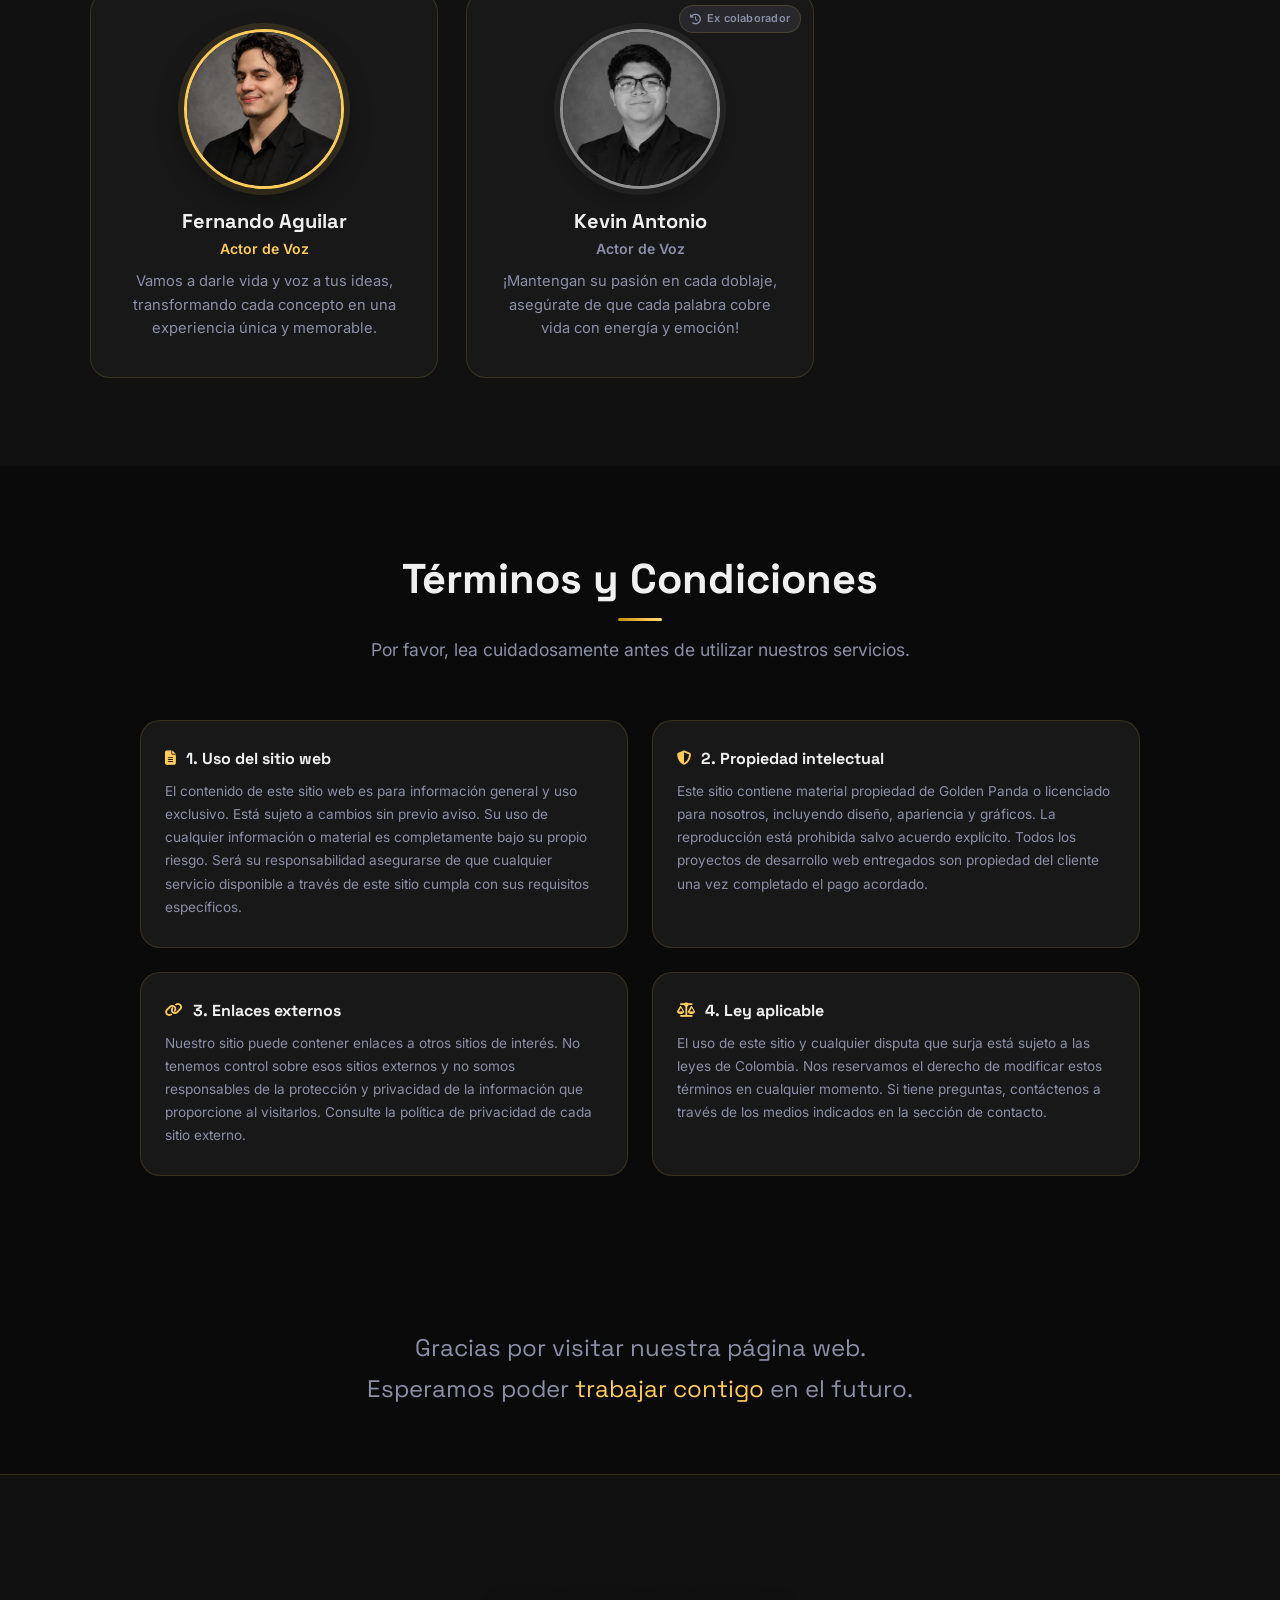
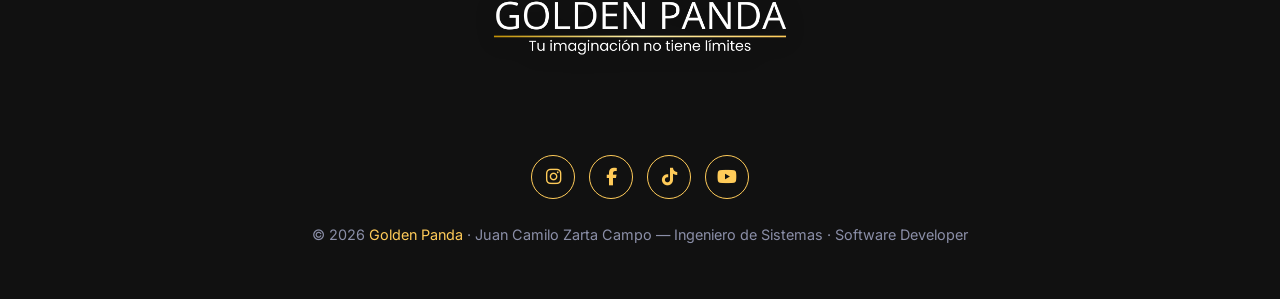
<file: html/nosotros.html>
<!DOCTYPE html>
<html lang="es" data-palette="deep-space">
<head>
  <meta charset="UTF-8">
  <meta name="viewport" content="width=device-width, initial-scale=1.0">
  <title>Nosotros — Golden Panda</title>
  <link rel="icon" type="image/png" href="../Image/Icono.png">
  <link rel="preconnect" href="https://fonts.googleapis.com">
  <link rel="preconnect" href="https://fonts.gstatic.com" crossorigin>
  <link href="https://fonts.googleapis.com/css2?family=Space+Grotesk:wght@400;500;600;700;800&family=Inter:wght@400;500;600&display=swap" rel="stylesheet">
  <link rel="stylesheet" href="https://cdnjs.cloudflare.com/ajax/libs/font-awesome/6.5.1/css/all.min.css">
  <link rel="stylesheet" href="../css/style.css">
  <link rel="stylesheet" href="../css/navbar.css">
  <link rel="stylesheet" href="../css/nosotros.css">
  <link rel="stylesheet" href="../css/footer.css">
  <script type="application/ld+json">
  {
    "@context": "https://schema.org",
    "@type": "BreadcrumbList",
    "itemListElement": [
      {"@type":"ListItem","position":1,"name":"Inicio","item":"https://goldenpanda.dev/"},
      {"@type":"ListItem","position":2,"name":"Nosotros","item":"https://goldenpanda.dev/html/nosotros.html"}
    ]
  }
  </script>
</head>
<body>

  <!-- NAVBAR -->
  <nav class="navbar" id="navbar">
    <a href="../index.html" class="navbar-brand">
      <img src="../Image/Icono.png" alt="Golden Panda" class="navbar-icon">
      <span class="navbar-name">Golden Panda</span>
    </a>
    <ul class="navbar-links">
      <li><a href="../index.html"><i class="fas fa-arrow-left"></i> Volver</a></li>
    </ul>
    <div class="navbar-controls">
      <button class="btn-palette" id="btn-palette" title="Cambiar paleta" aria-label="Cambiar paleta">
        <i class="fas fa-palette"></i>
      </button>
      <button class="btn-theme" id="btn-theme" title="Modo claro/oscuro" aria-label="Cambiar modo">
        <i class="fas fa-moon" id="theme-icon"></i>
      </button>
      <button class="hamburger" id="hamburger" aria-label="Menú">
        <span></span>
        <span></span>
        <span></span>
      </button>
    </div>
  </nav>

  <!-- MOBILE MENU -->
  <div class="mobile-menu" id="mobile-menu">
    <ul>
      <li><a href="../index.html"><i class="fas fa-arrow-left"></i> Volver al inicio</a></li>
    </ul>
  </div>
  <div class="mobile-overlay" id="mobile-overlay"></div>

  <!-- HABILIDADES & SOBRE NOSOTROS -->
  <section class="section nos-intro">
    <div class="nos-grid">
      <div class="nos-block">
        <h2 class="section-title left">Habilidades</h2>
        <p>
          En Golden Panda nos especializamos en el desarrollo de páginas web, aplicaciones web, y soluciones digitales a medida. Desarrollamos tarjetas de invitación digitales para quinceañeras y bodas, plataformas de gestión, sistemas de agendamiento y sitios informativos.
        </p>
        <p>
          Utilizamos las mejores herramientas y tecnologías actuales para garantizar que cada proyecto se entregue con la más alta calidad. Nos tomamos el tiempo para entender las necesidades específicas de cada cliente y trabajamos estrechamente con ellos desde la idea inicial hasta la entrega final.
        </p>
      </div>
      <div class="nos-block">
        <h2 class="section-title left">Sobre Nosotros</h2>
        <p>
          Nos destacamos por nuestra capacidad creativa y nuestro compromiso en brindar soluciones personalizadas, únicas y de alta calidad en diseño web y programación.
        </p>
        <p>
          Estamos comprometidos en satisfacer las necesidades y deseos de nuestros clientes, asegurándonos de que cada proyecto sea único y de alta calidad, prestando atención a los detalles y a sus necesidades individuales. Para nosotros, la creatividad no tiene límites.
        </p>
      </div>
    </div>
  </section>

  <!-- COLABORADORES -->
  <section class="section section-alt">
    <div class="section-header">
      <h2 class="section-title">Colaboradores</h2>
    </div>
    <div class="team-grid">
      <div class="team-card">
        <img src="../Image/contenido_extra/face1.jpg" alt="Juan Camilo Zarta Campo" class="team-photo" width="160" height="160">
        <div class="team-info">
          <h4>Camilo Zarta</h4>
          <span class="team-role">Ingeniero de Sistemas · Desarrollador Full Stack</span>
          <p>Todas tus ideas pueden plasmarse desde tu imaginación con la punta de un lápiz.</p>
        </div>
      </div>
      <div class="team-card">
        <img src="../Image/contenido_extra/face2.jpg" alt="Ximena Campo" class="team-photo">
        <div class="team-info">
          <h4>Ximena Campo</h4>
          <span class="team-role">Ingeniera de Sistemas · Estratega de Marketing Digital</span>
          <p>Todo lo que puedas imaginar, lo podemos desarrollar y programar para hacerlo realidad.</p>
        </div>
      </div>
      <div class="team-card">
        <img src="../Image/contenido_extra/face3.jpg" alt="José Guacan" class="team-photo" width="160" height="160" loading="lazy">
        <div class="team-info">
          <h4>José Guacan</h4>
          <span class="team-role">Desarrollador Web · Ing. Electrónica</span>
          <p>Cada idea merece una experiencia digital que sorprenda: la construimos línea a línea hasta que cobre vida.</p>
        </div>
      </div>
      <div class="team-card">
        <img src="../Image/contenido_extra/face4.jpg" alt="Leidy Campo" class="team-photo" width="160" height="160" loading="lazy">
        <div class="team-info">
          <h4>Leidy Campo</h4>
          <span class="team-role">Contadora Pública · Ventas</span>
          <p>Detrás de cada gran proyecto hay números claros: te ayudamos a que tu negocio crezca sobre bases sólidas.</p>
        </div>
      </div>
      <div class="team-card">
        <img src="../Image/contenido_extra/face7.jpg" alt="Cesar Benavidez" class="team-photo" width="160" height="160" loading="lazy">
        <div class="team-info">
          <h4>Cesar Benavidez</h4>
          <span class="team-role">Ventas y Marketing</span>
          <p>Conectamos tu proyecto con las personas indicadas: estrategia, cercanía y resultados que se notan.</p>
        </div>
      </div>
      <div class="team-card">
        <img src="../Image/contenido_extra/face6.jpg" alt="Leticia Campo" class="team-photo" width="160" height="160" loading="lazy">
        <div class="team-info">
          <h4>Leticia Campo</h4>
          <span class="team-role">Abogada · Marketing y Ventas</span>
          <p>Tu idea merece llegar lejos: la respaldamos con estrategia, confianza y seguridad en cada paso.</p>
        </div>
      </div>
      <div class="team-card">
        <img src="../Image/contenido_extra/face5.jpg" alt="Fernando Aguilar" class="team-photo" width="160" height="160" loading="lazy">
        <div class="team-info">
          <h4>Fernando Aguilar</h4>
          <span class="team-role">Actor de Voz</span>
          <p>Vamos a darle vida y voz a tus ideas, transformando cada concepto en una experiencia única y memorable.</p>
        </div>
      </div>
      <div class="team-card team-card--past">
        <span class="team-badge"><i class="fas fa-clock-rotate-left" aria-hidden="true"></i> Ex colaborador</span>
        <img src="../Image/contenido_extra/face8.jpg" alt="Kevin Antonio" class="team-photo" width="160" height="160" loading="lazy">
        <div class="team-info">
          <h4>Kevin Antonio</h4>
          <span class="team-role">Actor de Voz</span>
          <p>¡Mantengan su pasión en cada doblaje, asegúrate de que cada palabra cobre vida con energía y emoción!</p>
        </div>
      </div>
    </div>
  </section>

  <!-- TÉRMINOS Y CONDICIONES -->
  <section class="section nos-terms">
    <div class="section-header">
      <h2 class="section-title">Términos y Condiciones</h2>
      <p class="section-sub">Por favor, lea cuidadosamente antes de utilizar nuestros servicios.</p>
    </div>
    <div class="terms-grid">
      <div class="terms-block">
        <h4><i class="fas fa-file-alt"></i> 1. Uso del sitio web</h4>
        <p>
          El contenido de este sitio web es para información general y uso exclusivo. Está sujeto a cambios sin previo aviso. Su uso de cualquier información o material es completamente bajo su propio riesgo. Será su responsabilidad asegurarse de que cualquier servicio disponible a través de este sitio cumpla con sus requisitos específicos.
        </p>
      </div>
      <div class="terms-block">
        <h4><i class="fas fa-shield-alt"></i> 2. Propiedad intelectual</h4>
        <p>
          Este sitio contiene material propiedad de Golden Panda o licenciado para nosotros, incluyendo diseño, apariencia y gráficos. La reproducción está prohibida salvo acuerdo explícito. Todos los proyectos de desarrollo web entregados son propiedad del cliente una vez completado el pago acordado.
        </p>
      </div>
      <div class="terms-block">
        <h4><i class="fas fa-link"></i> 3. Enlaces externos</h4>
        <p>
          Nuestro sitio puede contener enlaces a otros sitios de interés. No tenemos control sobre esos sitios externos y no somos responsables de la protección y privacidad de la información que proporcione al visitarlos. Consulte la política de privacidad de cada sitio externo.
        </p>
      </div>
      <div class="terms-block">
        <h4><i class="fas fa-balance-scale"></i> 4. Ley aplicable</h4>
        <p>
          El uso de este sitio y cualquier disputa que surja está sujeto a las leyes de Colombia. Nos reservamos el derecho de modificar estos términos en cualquier momento. Si tiene preguntas, contáctenos a través de los medios indicados en la sección de contacto.
        </p>
      </div>
    </div>
  </section>

  <!-- MENSAJE FINAL -->
  <section class="section nos-gracias">
    <p class="gracias-text">
      Gracias por visitar nuestra página web.<br>
      Esperamos poder <span class="gold">trabajar contigo</span> en el futuro.
    </p>
  </section>

  <!-- FOOTER -->
  <footer class="footer">
    <img src="../Image/Logo_Color.png" alt="Golden Panda" class="footer-logo footer-logo-dark" loading="lazy">
    <img src="../Image/LOGO (1).png"   alt="Golden Panda" class="footer-logo footer-logo-light" loading="lazy">
    <div class="social-links" aria-label="Redes sociales de Golden Panda">
      <a href="https://www.instagram.com/golden_panda_6/" target="_blank" rel="noopener" aria-label="Instagram de Golden Panda"><i class="fab fa-instagram"></i></a>
      <a href="https://www.facebook.com/profile.php?id=61557062733690" target="_blank" rel="noopener" aria-label="Facebook de Golden Panda"><i class="fab fa-facebook-f"></i></a>
      <a href="https://www.tiktok.com/@goldenpanda_z" target="_blank" rel="noopener" aria-label="TikTok de Golden Panda"><i class="fab fa-tiktok"></i></a>
      <a href="https://www.youtube.com/@goldenPanda_z" target="_blank" rel="noopener" aria-label="YouTube de Golden Panda"><i class="fab fa-youtube"></i></a>
    </div>
    <p class="footer-credits">© 2026 <span class="gold">Golden Panda</span> · Juan Camilo Zarta Campo — Ingeniero de Sistemas · Software Developer</p>
  </footer>

  <!-- FLOAT BACK -->
  <a href="../index.html" class="float-back" aria-label="Volver al inicio">
    <i class="fas fa-arrow-left"></i>
  </a>

  <script src="../js/scripts.js"></script>
</body>
</html>
</file>
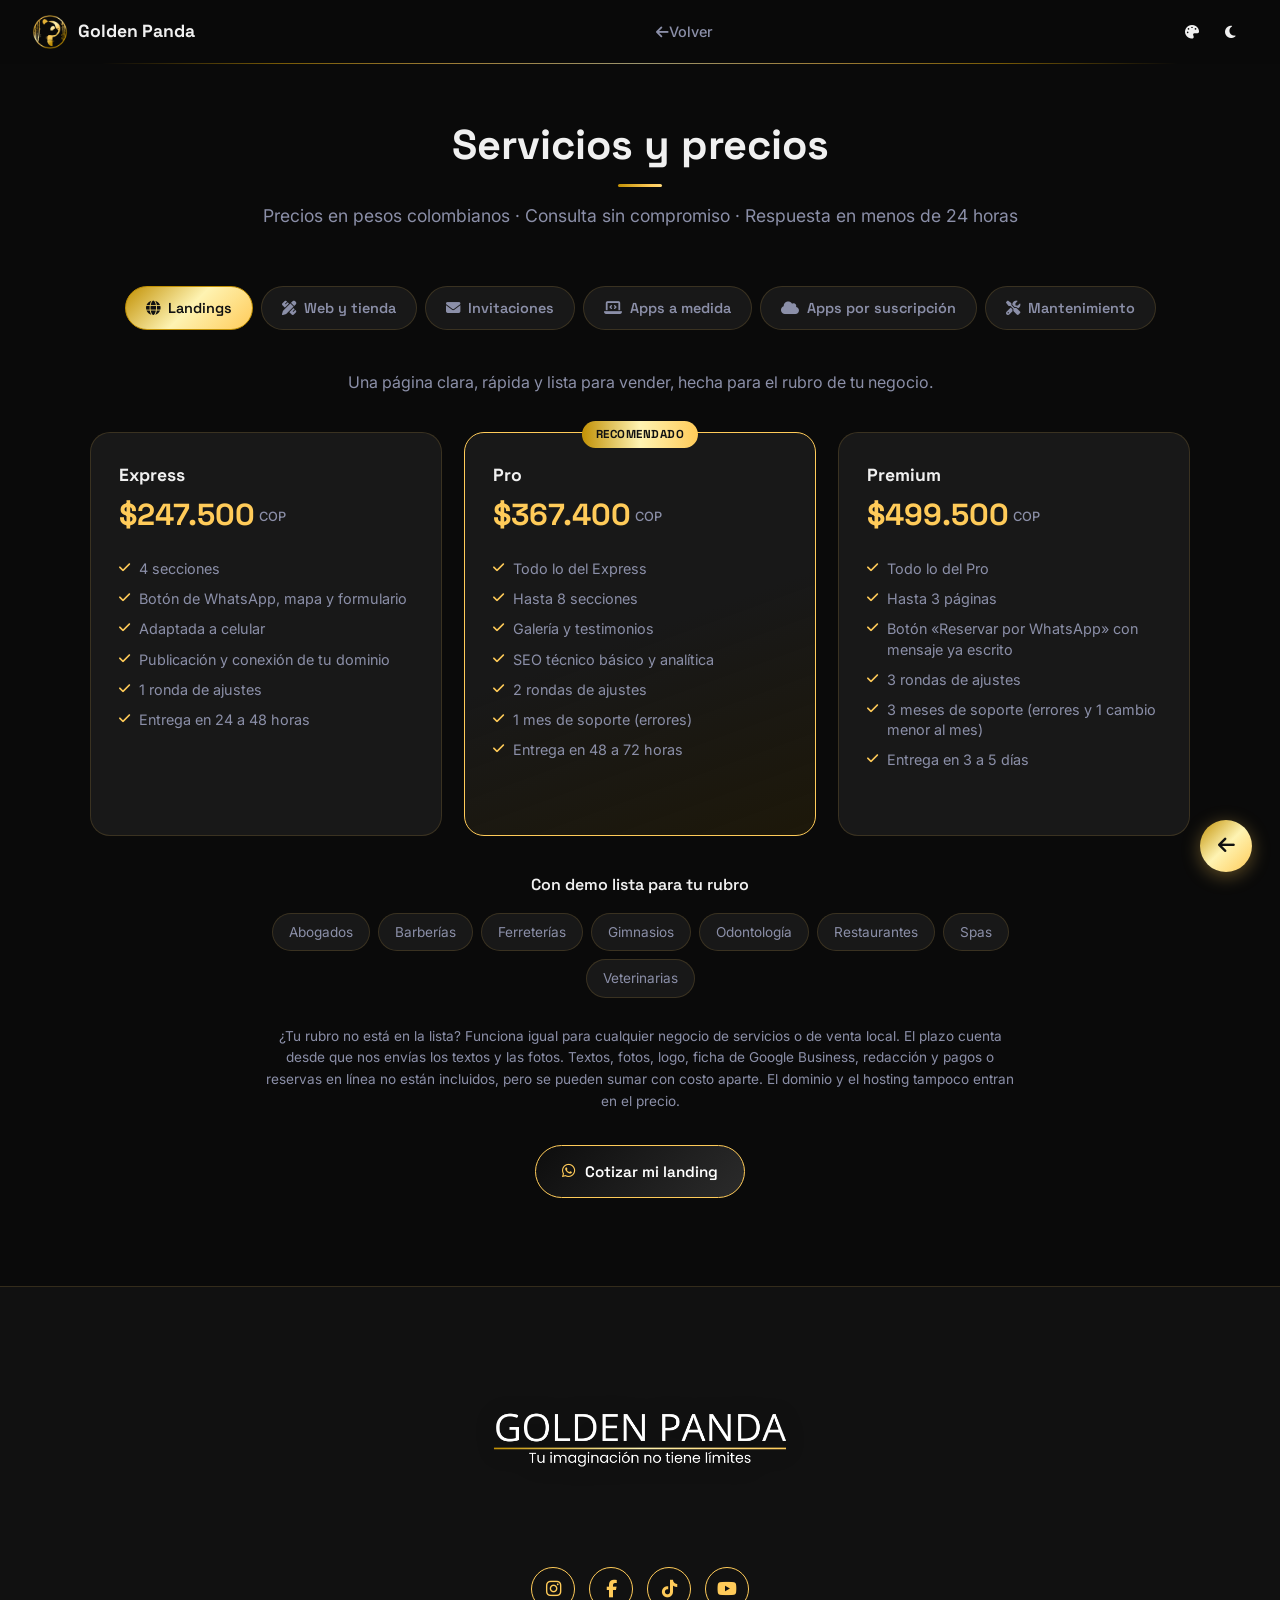
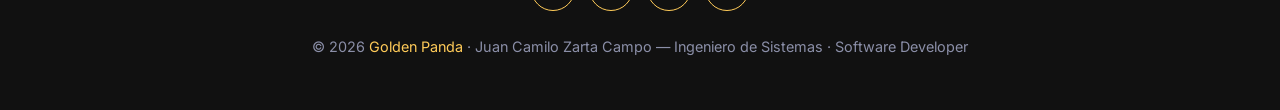
<file: html/servicios.html>
<!DOCTYPE html>
<html lang="es" data-palette="deep-space">
<head>
  <meta charset="UTF-8">
  <meta name="viewport" content="width=device-width, initial-scale=1.0">
  <title>Servicios y precios — Golden Panda</title>
  <meta name="description" content="Landings, webs a medida, tienda, invitaciones digitales, apps y sistemas por suscripción. Planes y precios de Golden Panda en pesos colombianos.">
  <link rel="icon" type="image/png" href="../Image/Icono.png">
  <link rel="preconnect" href="https://fonts.googleapis.com">
  <link rel="preconnect" href="https://fonts.gstatic.com" crossorigin>
  <link href="https://fonts.googleapis.com/css2?family=Space+Grotesk:wght@400;500;600;700;800&family=Inter:wght@400;500;600&display=swap" rel="stylesheet">
  <link rel="stylesheet" href="https://cdnjs.cloudflare.com/ajax/libs/font-awesome/6.5.1/css/all.min.css">
  <link rel="stylesheet" href="../css/style.css">
  <link rel="stylesheet" href="../css/navbar.css">
  <link rel="stylesheet" href="../css/sections.css">
  <link rel="stylesheet" href="../css/servicios.css">
  <link rel="stylesheet" href="../css/footer.css">
  <script type="application/ld+json">
  {
    "@context": "https://schema.org",
    "@type": "BreadcrumbList",
    "itemListElement": [
      {"@type":"ListItem","position":1,"name":"Inicio","item":"https://goldenpanda.dev/"},
      {"@type":"ListItem","position":2,"name":"Servicios y precios","item":"https://goldenpanda.dev/html/servicios.html"}
    ]
  }
  </script>
</head>
<body>

  <!-- NAVBAR -->
  <nav class="navbar" id="navbar">
    <a href="../index.html" class="navbar-brand">
      <img src="../Image/Icono.png" alt="Golden Panda" class="navbar-icon">
      <span class="navbar-name">Golden Panda</span>
    </a>
    <ul class="navbar-links">
      <li><a href="../index.html"><i class="fas fa-arrow-left"></i> Volver</a></li>
    </ul>
    <div class="navbar-controls">
      <button class="btn-palette" id="btn-palette" title="Cambiar paleta" aria-label="Cambiar paleta">
        <i class="fas fa-palette"></i>
      </button>
      <button class="btn-theme" id="btn-theme" title="Modo claro/oscuro" aria-label="Cambiar modo">
        <i class="fas fa-moon" id="theme-icon"></i>
      </button>
      <button class="hamburger" id="hamburger" aria-label="Menú">
        <span></span>
        <span></span>
        <span></span>
      </button>
    </div>
  </nav>

  <!-- MOBILE MENU -->
  <div class="mobile-menu" id="mobile-menu">
    <ul>
      <li><a href="../index.html"><i class="fas fa-arrow-left"></i> Volver al inicio</a></li>
    </ul>
  </div>
  <div class="mobile-overlay" id="mobile-overlay"></div>

  <main class="section svc-page">
    <div class="section-header">
      <h1 class="section-title">Servicios y precios</h1>
      <p class="section-sub">Precios en pesos colombianos · Consulta sin compromiso · Respuesta en menos de 24 horas</p>
    </div>

    <!-- TABS -->
    <div class="svc-tabs" role="tablist" aria-label="Servicios">
      <button class="svc-tab active" role="tab" data-panel="landings" aria-selected="true"><i class="fas fa-globe"></i><span>Landings</span></button>
      <button class="svc-tab" role="tab" data-panel="web" aria-selected="false"><i class="fas fa-pen-ruler"></i><span>Web y tienda</span></button>
      <button class="svc-tab" role="tab" data-panel="invitaciones" aria-selected="false"><i class="fas fa-envelope"></i><span>Invitaciones</span></button>
      <button class="svc-tab" role="tab" data-panel="apps" aria-selected="false"><i class="fas fa-laptop-code"></i><span>Apps a medida</span></button>
      <button class="svc-tab" role="tab" data-panel="saas" aria-selected="false"><i class="fas fa-cloud"></i><span>Apps por suscripción</span></button>
      <button class="svc-tab" role="tab" data-panel="mantenimiento" aria-selected="false"><i class="fas fa-screwdriver-wrench"></i><span>Mantenimiento</span></button>
    </div>

    <!-- 1. LANDINGS -->
    <section class="svc-panel active" id="landings" role="tabpanel">
      <p class="svc-intro">Una página clara, rápida y lista para vender, hecha para el rubro de tu negocio.</p>
      <div class="svc-plans">
        <article class="plan-card">
          <h4 class="plan-name">Express</h4>
          <div class="plan-price">$247.500<small>COP</small></div>
          <ul class="plan-features">
            <li><i class="fas fa-check"></i>4 secciones</li>
            <li><i class="fas fa-check"></i>Botón de WhatsApp, mapa y formulario</li>
            <li><i class="fas fa-check"></i>Adaptada a celular</li>
            <li><i class="fas fa-check"></i>Publicación y conexión de tu dominio</li>
            <li><i class="fas fa-check"></i>1 ronda de ajustes</li>
            <li><i class="fas fa-check"></i>Entrega en 24 a 48 horas</li>
          </ul>
        </article>
        <article class="plan-card featured">
          <span class="plan-badge">Recomendado</span>
          <h4 class="plan-name">Pro</h4>
          <div class="plan-price">$367.400<small>COP</small></div>
          <ul class="plan-features">
            <li><i class="fas fa-check"></i>Todo lo del Express</li>
            <li><i class="fas fa-check"></i>Hasta 8 secciones</li>
            <li><i class="fas fa-check"></i>Galería y testimonios</li>
            <li><i class="fas fa-check"></i>SEO técnico básico y analítica</li>
            <li><i class="fas fa-check"></i>2 rondas de ajustes</li>
            <li><i class="fas fa-check"></i>1 mes de soporte (errores)</li>
            <li><i class="fas fa-check"></i>Entrega en 48 a 72 horas</li>
          </ul>
        </article>
        <article class="plan-card">
          <h4 class="plan-name">Premium</h4>
          <div class="plan-price">$499.500<small>COP</small></div>
          <ul class="plan-features">
            <li><i class="fas fa-check"></i>Todo lo del Pro</li>
            <li><i class="fas fa-check"></i>Hasta 3 páginas</li>
            <li><i class="fas fa-check"></i>Botón «Reservar por WhatsApp» con mensaje ya escrito</li>
            <li><i class="fas fa-check"></i>3 rondas de ajustes</li>
            <li><i class="fas fa-check"></i>3 meses de soporte (errores y 1 cambio menor al mes)</li>
            <li><i class="fas fa-check"></i>Entrega en 3 a 5 días</li>
          </ul>
        </article>
      </div>

      <p class="svc-label">Con demo lista para tu rubro</p>
      <div class="svc-chips">
        <a href="https://goldenpandaz.github.io/demo-abogado-landing/" target="_blank" rel="noopener">Abogados</a>
        <a href="https://goldenpandaz.github.io/demo-barberia-landing/" target="_blank" rel="noopener">Barberías</a>
        <a href="https://goldenpandaz.github.io/demo-ferreteria-landing/" target="_blank" rel="noopener">Ferreterías</a>
        <a href="https://goldenpandaz.github.io/demo-gimnasio-landing/" target="_blank" rel="noopener">Gimnasios</a>
        <a href="https://goldenpandaz.github.io/demo-odontologia-landing/" target="_blank" rel="noopener">Odontología</a>
        <a href="https://goldenpandaz.github.io/demo-restaurante-landing/" target="_blank" rel="noopener">Restaurantes</a>
        <a href="https://goldenpandaz.github.io/demo-spa-landing/" target="_blank" rel="noopener">Spas</a>
        <a href="https://goldenpandaz.github.io/demo-veterinaria-landing/" target="_blank" rel="noopener">Veterinarias</a>
      </div>
      <p class="svc-note">¿Tu rubro no está en la lista? Funciona igual para cualquier negocio de servicios o de venta local. El plazo cuenta desde que nos envías los textos y las fotos. Textos, fotos, logo, ficha de Google Business, redacción y pagos o reservas en línea no están incluidos, pero se pueden sumar con costo aparte. El dominio y el hosting tampoco entran en el precio.</p>

      <div class="svc-cta">
        <a href="https://wa.me/573128622945?text=Hola%2C%20me%20interesa%20una%20Landing%20Page%20para%20mi%20negocio" target="_blank" rel="noopener" class="btn-other"><i class="fab fa-whatsapp"></i> Cotizar mi landing</a>
      </div>
    </section>

    <!-- 2. WEB A MEDIDA Y TIENDA -->
    <section class="svc-panel" id="web" role="tabpanel">
      <p class="svc-intro">Cuando necesitas más que una landing: un sitio con varias páginas, o una tienda para vender en línea.</p>
      <div class="svc-plans svc-plans--2">
        <article class="plan-card">
          <h4 class="plan-name">Web a medida</h4>
          <div class="plan-price"><span class="svc-from">Desde</span> $599.500<small>COP</small></div>
          <ul class="plan-features">
            <li><i class="fas fa-check"></i>4 páginas, hasta 4 secciones cada una</li>
            <li><i class="fas fa-check"></i>Diseño único para tu marca</li>
            <li><i class="fas fa-check"></i>Publicación y conexión de tu dominio</li>
            <li><i class="fas fa-check"></i>2 rondas de ajustes</li>
            <li><i class="fas fa-check"></i>Páginas, secciones y funciones extra: multi-idioma, blog, buscador, calculadoras e integraciones</li>
          </ul>
          <p class="svc-small">Te damos un rango según el alcance y cerramos el precio final al ver tu proyecto.</p>
        </article>
        <article class="plan-card featured">
          <span class="plan-badge">Precio fijo</span>
          <h4 class="plan-name">Tienda propia</h4>
          <div class="plan-price">$947.500<small>COP</small></div>
          <ul class="plan-features">
            <li><i class="fas fa-check"></i>Catálogo con búsqueda y filtros</li>
            <li><i class="fas fa-check"></i>Cuentas de cliente</li>
            <li><i class="fas fa-check"></i>Carrito, checkout y pedidos con control de stock</li>
            <li><i class="fas fa-check"></i>Panel del dueño: productos, fotos, stock y pedidos</li>
            <li><i class="fas fa-check"></i>Un negocio, diseño propio</li>
            <li><i class="fas fa-check"></i>Extras: reseñas de compradores y pago en línea con Wompi</li>
          </ul>
        </article>
      </div>
      <p class="svc-note">Los extras se cotizan aparte. El dominio y el hosting no entran en el precio. Si necesitas inicio de sesión, datos que cambian o reservas dentro de tu web, mira las apps a medida.</p>

      <div class="svc-cta">
        <a href="https://wa.me/573128622945?text=Hola%2C%20me%20interesa%20cotizar%20una%20web%20a%20medida%20o%20una%20tienda" target="_blank" rel="noopener" class="btn-other"><i class="fab fa-whatsapp"></i> Cotizar mi web o tienda</a>
      </div>
    </section>

    <!-- 3. INVITACIONES -->
    <section class="svc-panel" id="invitaciones" role="tabpanel">
      <p class="svc-intro">Un solo precio para todos los eventos: boda, XV años, cumpleaños, bautizo, comunión, grado y eventos corporativos. Pago único, invitados ilimitados.</p>
      <div class="svc-plans">
        <article class="plan-card">
          <h4 class="plan-name">Clásico · PDF</h4>
          <div class="plan-price">$39.500<small>COP</small></div>
          <ul class="plan-features">
            <li><i class="fas fa-check"></i>Portada, mensaje e itinerario</li>
            <li><i class="fas fa-check"></i>2 fotos</li>
            <li><i class="fas fa-check"></i>Botón para confirmar por WhatsApp</li>
            <li><i class="fas fa-check"></i>Mapa por enlace</li>
            <li><i class="fas fa-check"></i>Cambio de colores</li>
            <li><i class="fas fa-check"></i>Cambios de fecha, hora o lugar durante 1 semana</li>
            <li><i class="fas fa-check"></i>Entrega en 24 horas</li>
          </ul>
        </article>
        <article class="plan-card featured">
          <span class="plan-badge">Más elegido</span>
          <h4 class="plan-name">Estándar · Web</h4>
          <div class="plan-price">$89.400<small>COP</small></div>
          <ul class="plan-features">
            <li><i class="fas fa-check"></i>Todo lo del Clásico, ahora como página web</li>
            <li><i class="fas fa-check"></i>Hasta 6 fotos</li>
            <li><i class="fas fa-check"></i>Personas del evento: padrinos, anfitriones o familia</li>
            <li><i class="fas fa-check"></i>Cuenta regresiva y música de fondo</li>
            <li><i class="fas fa-check"></i>Animaciones decorativas</li>
            <li><i class="fas fa-check"></i>Mapa dentro de la página</li>
            <li><i class="fas fa-check"></i>Diseño personalizado</li>
            <li><i class="fas fa-check"></i>Entrega en 1 a 2 días</li>
          </ul>
        </article>
        <article class="plan-card">
          <h4 class="plan-name">Premium · Web completa</h4>
          <div class="plan-price">$169.500<small>COP</small></div>
          <ul class="plan-features">
            <li><i class="fas fa-check"></i>Todo lo del Estándar</li>
            <li><i class="fas fa-check"></i>Fotos ilimitadas en galería o carrusel</li>
            <li><i class="fas fa-check"></i>QR de álbum de fotos</li>
            <li><i class="fas fa-check"></i>Obsequios o lluvia de sobres</li>
            <li><i class="fas fa-check"></i>Canciones para el DJ</li>
            <li><i class="fas fa-check"></i>Vestimenta</li>
            <li><i class="fas fa-check"></i>Sección propia del evento</li>
            <li><i class="fas fa-check"></i>Rediseño a tu tema</li>
            <li><i class="fas fa-check"></i>Cambios hasta el día del evento</li>
            <li><i class="fas fa-check"></i>Entrega en 2 a 4 días</li>
          </ul>
        </article>
      </div>

      <p class="svc-label">Para todo tipo de evento</p>
      <div class="svc-chips svc-chips--static">
        <span>Boda</span><span>XV años</span><span>Cumpleaños</span><span>Bautizo y baby shower</span><span>Comunión</span><span>Grado</span><span>Corporativo</span><span>Y más</span>
      </div>
      <p class="svc-note">Algunas secciones aplican según el evento. Los precios no incluyen dominio propio.</p>

      <div class="svc-cta">
        <a href="https://wa.me/573128622945?text=Hola%2C%20me%20interesa%20una%20Invitaci%C3%B3n%20Digital" target="_blank" rel="noopener" class="btn-other"><i class="fab fa-whatsapp"></i> Pedir mi invitación</a>
      </div>
    </section>

    <!-- 4. APPS A MEDIDA -->
    <section class="svc-panel" id="apps" role="tabpanel">
      <p class="svc-intro">Aplicaciones web hechas para tus procesos: usuarios, datos que se guardan y cambian, reservas y pagos.</p>
      <div class="svc-plans svc-plans--2">
        <article class="plan-card">
          <h4 class="plan-name">App sencilla</h4>
          <div class="plan-price"><span class="svc-from">Desde</span> $699.000<small>COP</small></div>
          <ul class="plan-features">
            <li><i class="fas fa-check"></i>Inicio de sesión</li>
            <li><i class="fas fa-check"></i>Base de datos</li>
            <li><i class="fas fa-check"></i>Pantallas principales</li>
            <li><i class="fas fa-check"></i>Adaptada a celular e instalable (PWA)</li>
            <li><i class="fas fa-check"></i>Publicada y lista para usar</li>
          </ul>
        </article>
        <article class="plan-card featured">
          <span class="plan-badge">Más potencia</span>
          <h4 class="plan-name">App completa</h4>
          <div class="plan-price"><span class="svc-from">Desde</span> $999.500<small>COP</small></div>
          <ul class="plan-features">
            <li><i class="fas fa-check"></i>Todo lo de la app sencilla</li>
            <li><i class="fas fa-check"></i>API propia</li>
            <li><i class="fas fa-check"></i>Roles de usuario</li>
            <li><i class="fas fa-check"></i>Panel de administración</li>
          </ul>
        </article>
      </div>
      <p class="svc-note">El precio final depende de los módulos que necesites (reportes, notificaciones, pagos, integraciones). Te damos un rango y cerramos el valor al definir el alcance contigo.</p>

      <div class="svc-cta">
        <a href="https://wa.me/573128622945?text=Hola%2C%20me%20interesa%20cotizar%20una%20app%20a%20medida" target="_blank" rel="noopener" class="btn-other"><i class="fab fa-whatsapp"></i> Cotizar mi app</a>
      </div>
    </section>

    <!-- 5. APPS POR SUSCRIPCIÓN -->
    <section class="svc-panel" id="saas" role="tabpanel">
      <p class="svc-intro">Sistemas listos para usar, con una mensualidad. Sin pagar desarrollo.</p>
      <p class="svc-banner"><i class="fas fa-tag"></i> <strong>Precio de lanzamiento:</strong> se mantiene mientras seas cliente. Disponible para los primeros 50 clientes de cada app.</p>
      <div class="svc-plans">
        <article class="plan-card featured">
          <span class="svc-status svc-status--live">Disponible</span>
          <h4 class="plan-name">AgendaCo</h4>
          <p class="svc-tagline">Reservas en línea para barberías, salones, spas, consultorios y veterinarias.</p>
          <div class="plan-price">$34.900<small>/mes</small></div>
          <ul class="plan-features">
            <li><i class="fas fa-check"></i>Tus clientes reservan solos, a toda hora</li>
            <li><i class="fas fa-check"></i>Equipo con horario propio</li>
            <li><i class="fas fa-check"></i>Servicios, horarios y reseñas</li>
            <li><i class="fas fa-check"></i>Estadísticas de tu negocio</li>
            <li><i class="fas fa-check"></i>Semestral: $177.900</li>
            <li><i class="fas fa-check"></i><strong>2 meses gratis</strong> para probar</li>
          </ul>
          <a href="https://wa.me/573128622945?text=Hola%2C%20me%20interesa%20AgendaCo" target="_blank" rel="noopener" class="btn-plan">Empezar prueba gratis</a>
        </article>

        <article class="plan-card">
          <span class="svc-status svc-status--soon">Próximamente</span>
          <h4 class="plan-name">GoldLex</h4>
          <p class="svc-tagline">Gestión para bufetes de abogados: afiliados, cuotas, pagos, asesorías, procesos y documentos.</p>
          <div class="plan-price">$99.900<small>/mes por bufete</small></div>
          <ul class="plan-features">
            <li><i class="fas fa-check"></i>Semestral: $509.900</li>
            <li><i class="fas fa-check"></i>1 mes gratis para probar</li>
          </ul>
          <a href="https://wa.me/573128622945?text=Hola%2C%20quiero%20unirme%20a%20la%20lista%20de%20espera%20de%20GoldLex" target="_blank" rel="noopener" class="btn-plan">Unirme a la lista de espera</a>
        </article>

        <article class="plan-card">
          <span class="svc-status svc-status--soon">Próximamente</span>
          <h4 class="plan-name">ReZto Bar</h4>
          <p class="svc-tagline">Para restaurantes y bares: menú, pedidos por WhatsApp, reservas y reseñas.</p>
          <div class="plan-price"><span class="svc-from">Desde</span> $39.900<small>/mes</small></div>
          <ul class="plan-features">
            <li><i class="fas fa-check"></i>Básico: $39.900/mes (semestral $203.900)</li>
            <li><i class="fas fa-check"></i>Completo con POS (mesas, comandas, cocina y caja): $79.900/mes (semestral $407.900)</li>
            <li><i class="fas fa-check"></i>1 mes gratis para probar</li>
          </ul>
          <a href="https://wa.me/573128622945?text=Hola%2C%20quiero%20unirme%20a%20la%20lista%20de%20espera%20de%20ReZto%20Bar" target="_blank" rel="noopener" class="btn-plan">Unirme a la lista de espera</a>
        </article>

        <article class="plan-card">
          <span class="svc-status svc-status--soon">Próximamente</span>
          <h4 class="plan-name">Protocol Events</h4>
          <p class="svc-tagline">Para salones de eventos: coordina equipo, eventos, tareas e inventario de desmontaje.</p>
          <div class="plan-price">$49.900<small>/mes por salón</small></div>
          <ul class="plan-features">
            <li><i class="fas fa-check"></i>Semestral: $254.900</li>
            <li><i class="fas fa-check"></i>1 mes gratis para probar</li>
          </ul>
          <a href="https://wa.me/573128622945?text=Hola%2C%20quiero%20unirme%20a%20la%20lista%20de%20espera%20de%20Protocol%20Events" target="_blank" rel="noopener" class="btn-plan">Unirme a la lista de espera</a>
        </article>

        <article class="plan-card">
          <span class="svc-status svc-status--soon">Próximamente</span>
          <h4 class="plan-name">Bank</h4>
          <p class="svc-tagline">Control de billar: mesas, tiempo, consumos, cobro y cierre de turno.</p>
          <div class="plan-price">$39.900<small>/mes por billar</small></div>
          <ul class="plan-features">
            <li><i class="fas fa-check"></i>Semestral: $203.900</li>
            <li><i class="fas fa-check"></i>1 mes gratis para probar</li>
          </ul>
          <a href="https://wa.me/573128622945?text=Hola%2C%20quiero%20unirme%20a%20la%20lista%20de%20espera%20de%20Bank%20(control%20de%20billar)" target="_blank" rel="noopener" class="btn-plan">Unirme a la lista de espera</a>
        </article>

        <article class="plan-card">
          <span class="svc-status svc-status--soon">Próximamente</span>
          <h4 class="plan-name">Ecommer-Z</h4>
          <p class="svc-tagline">Tu tienda en línea por suscripción: catálogo, carrito, pedidos y reseñas.</p>
          <div class="plan-price">$44.900<small>/mes por tienda</small></div>
          <ul class="plan-features">
            <li><i class="fas fa-check"></i>Semestral: $228.900</li>
            <li><i class="fas fa-check"></i>1 mes gratis para probar</li>
          </ul>
          <a href="https://wa.me/573128622945?text=Hola%2C%20quiero%20unirme%20a%20la%20lista%20de%20espera%20de%20Ecommer-Z" target="_blank" rel="noopener" class="btn-plan">Unirme a la lista de espera</a>
        </article>
      </div>
      <p class="svc-note">El semestral equivale a 6 meses con descuento.</p>
    </section>

    <!-- 6. MANTENIMIENTO -->
    <section class="svc-panel" id="mantenimiento" role="tabpanel">
      <p class="svc-intro">Mensualidad opcional para que tu web o tu sistema siga arriba, actualizado y con alguien que responde.</p>

      <p class="svc-label">Webs y landings</p>
      <div class="svc-plans svc-plans--2">
        <article class="plan-card">
          <h4 class="plan-name">Básico</h4>
          <div class="plan-price">$59.500<small>/mes</small></div>
          <ul class="plan-features">
            <li><i class="fas fa-check"></i>Vigilamos que tu web esté arriba</li>
            <li><i class="fas fa-check"></i>Corrección de errores</li>
            <li><i class="fas fa-check"></i>1 cambio menor al mes</li>
            <li><i class="fas fa-check"></i>Respuesta en 48 horas</li>
          </ul>
        </article>
        <article class="plan-card featured">
          <span class="plan-badge">Más completo</span>
          <h4 class="plan-name">Plus</h4>
          <div class="plan-price">$112.400<small>/mes</small></div>
          <ul class="plan-features">
            <li><i class="fas fa-check"></i>Todo lo del Básico</li>
            <li><i class="fas fa-check"></i>Hasta 3 cambios menores al mes</li>
            <li><i class="fas fa-check"></i>Informe mensual de visitas</li>
            <li><i class="fas fa-check"></i>Respuesta en 24 horas</li>
          </ul>
        </article>
      </div>

      <p class="svc-label">Tiendas y apps</p>
      <div class="svc-plans svc-plans--2">
        <article class="plan-card">
          <h4 class="plan-name">Básico</h4>
          <div class="plan-price">$99.500<small>/mes</small></div>
          <ul class="plan-features">
            <li><i class="fas fa-check"></i>Vigilancia de tu tienda o app y su base de datos</li>
            <li><i class="fas fa-check"></i>Corrección de errores</li>
            <li><i class="fas fa-check"></i>1 cambio menor al mes</li>
            <li><i class="fas fa-check"></i>Respuesta en 48 horas</li>
          </ul>
        </article>
        <article class="plan-card featured">
          <span class="plan-badge">Más completo</span>
          <h4 class="plan-name">Plus</h4>
          <div class="plan-price">$169.500<small>/mes</small></div>
          <ul class="plan-features">
            <li><i class="fas fa-check"></i>Todo lo del Básico</li>
            <li><i class="fas fa-check"></i>Hasta 3 cambios menores al mes</li>
            <li><i class="fas fa-check"></i>Informe mensual de uso</li>
            <li><i class="fas fa-check"></i>Respuesta en 24 horas</li>
          </ul>
        </article>
      </div>
      <p class="svc-note">Un cambio menor es modificar algo que ya existe: un texto, una foto, un horario o un precio. Una sección nueva, una página nueva o un rediseño se cotizan aparte.</p>

      <div class="svc-cta">
        <a href="https://wa.me/573128622945?text=Hola%2C%20me%20interesa%20el%20mantenimiento%20mensual" target="_blank" rel="noopener" class="btn-other"><i class="fab fa-whatsapp"></i> Consultar mantenimiento</a>
      </div>
    </section>
  </main>

  <!-- FOOTER -->
  <footer class="footer">
    <img src="../Image/Logo_Color.png" alt="Golden Panda" class="footer-logo footer-logo-dark" loading="lazy">
    <img src="../Image/LOGO (1).png"   alt="Golden Panda" class="footer-logo footer-logo-light" loading="lazy">
    <div class="social-links" aria-label="Redes sociales de Golden Panda">
      <a href="https://www.instagram.com/golden_panda_6/" target="_blank" rel="noopener" aria-label="Instagram de Golden Panda"><i class="fab fa-instagram"></i></a>
      <a href="https://www.facebook.com/profile.php?id=61557062733690" target="_blank" rel="noopener" aria-label="Facebook de Golden Panda"><i class="fab fa-facebook-f"></i></a>
      <a href="https://www.tiktok.com/@goldenpanda_z" target="_blank" rel="noopener" aria-label="TikTok de Golden Panda"><i class="fab fa-tiktok"></i></a>
      <a href="https://www.youtube.com/@goldenPanda_z" target="_blank" rel="noopener" aria-label="YouTube de Golden Panda"><i class="fab fa-youtube"></i></a>
    </div>
    <p class="footer-credits">© 2026 <span class="gold">Golden Panda</span> · Juan Camilo Zarta Campo — Ingeniero de Sistemas · Software Developer</p>
  </footer>

  <!-- FLOAT BACK -->
  <a href="../index.html" class="float-back" aria-label="Volver al inicio">
    <i class="fas fa-arrow-left"></i>
  </a>

  <script src="../js/scripts.js"></script>
  <script src="../js/servicios.js"></script>
</body>
</html>
</file>
<file: css/style.css>
/* ============================================================
   DESIGN TOKENS — 3 palettes × dark/light = 6 combinations
   ============================================================ */

/* --- Deep Space · Dark (default) --- */
:root {
  /* Backgrounds & surfaces */
  --bg:            #0A0A0A;
  --bg-alt:        #111111;
  --surface:       #181818;
  --surface-hover: #222222;

  /* Gold palette */
  --gold:          #ffcb59;
  --gold-dark:     #c29105;
  --gold-light:    #fef3b2;
  --gold-rgb:      255, 203, 89;
  --gold-dark-rgb: 194, 145, 5;
  --gold-glow:     rgba(var(--gold-rgb), 0.14);

  /* Typography */
  --text:          #F0F0F0;
  --text-muted:    #8B8FA8;
  --on-gold:       #111111;

  /* Structure */
  --border:        rgba(var(--gold-rgb), 0.15);
  --shadow:        0 4px 32px rgba(0, 0, 0, 0.6);
  --radius:        20px;
  --radius-sm:     10px;
  --transition:    0.28s ease;

  /* Component tokens */
  --navbar-bg:     rgba(10, 10, 10, 0.88);

  /* Universal (never change with palette) */
  --wa:            #25D366;
  --wa-hover:      #1aab52;
  --wa-rgb:        37, 211, 102;
}

/* --- Deep Space · Light --- */
:root.light {
  --bg:            #F7F5F0;
  --bg-alt:        #FFFFFF;
  --surface:       #FFFFFF;
  --surface-hover: #EDE9DF;
  --gold:          #ffcb59;
  --gold-dark:     #c29105;
  --gold-light:    #ffe554;
  --gold-rgb:      255, 203, 89;
  --gold-dark-rgb: 194, 145, 5;
  --gold-glow:     rgba(var(--gold-rgb), 0.14);
  --text:          #111111;
  --text-muted:    #555555;
  --border:        rgba(var(--gold-rgb), 0.25);
  --shadow:        0 4px 24px rgba(0, 0, 0, 0.1);
  --navbar-bg:     rgba(247, 245, 240, 0.88);
}

/* --- Warm Studio · Dark --- */
[data-palette="warm"] {
  --bg:            #111014;
  --bg-alt:        #1C1A22;
  --surface:       #221F2B;
  --surface-hover: #2C2838;
  --gold:          #F0B429;
  --gold-dark:     #C07D00;
  --gold-light:    #ffd66f;
  --gold-rgb:      240, 180, 41;
  --gold-dark-rgb: 192, 125, 0;
  --gold-glow:     rgba(var(--gold-rgb), 0.14);
  --text:          #FAFAFA;
  --text-muted:    #9B93AC;
  --border:        rgba(var(--gold-rgb), 0.12);
  --shadow:        0 4px 32px rgba(0, 0, 0, 0.6);
  --navbar-bg:     rgba(17, 16, 20, 0.85);
}

/* --- Warm Studio · Light --- */
[data-palette="warm"].light {
  --bg:            #FDF8FF;
  --bg-alt:        #F5F0FB;
  --surface:       #FFFFFF;
  --surface-hover: #EDE8F5;
  --gold:          #F0B429;
  --gold-dark:     #C07D00;
  --gold-light:    #ffe4a0;
  --gold-rgb:      240, 180, 41;
  --gold-dark-rgb: 192, 125, 0;
  --gold-glow:     rgba(var(--gold-rgb), 0.14);
  --text:          #1A1520;
  --text-muted:    #5E5268;
  --border:        rgba(var(--gold-rgb), 0.25);
  --shadow:        0 4px 24px rgba(26, 21, 32, 0.1);
  --navbar-bg:     rgba(253, 248, 255, 0.9);
}

/* --- Clean · Dark --- */
[data-palette="clean"] {
  --bg:            #0D1117;
  --bg-alt:        #161B22;
  --surface:       #21262D;
  --surface-hover: #2D333B;
  --gold:          #FFB30E;
  --gold-dark:     #E09900;
  --gold-light:    #ffe080;
  --gold-rgb:      255, 179, 14;
  --gold-dark-rgb: 224, 153, 0;
  --gold-glow:     rgba(var(--gold-rgb), 0.1);
  --text:          #E6EDF3;
  --text-muted:    #7D8590;
  --border:        rgba(48, 54, 61, 0.9);
  --shadow:        0 4px 24px rgba(0, 0, 0, 0.3);
  --navbar-bg:     rgba(13, 17, 23, 0.85);
}

/* --- Clean · Light --- */
[data-palette="clean"].light {
  --bg:            #FFFFFF;
  --bg-alt:        #F6F8FA;
  --surface:       #FFFFFF;
  --surface-hover: #EFEFEF;
  --gold:          #FFB30E;
  --gold-dark:     #E09900;
  --gold-light:    #ffe080;
  --gold-rgb:      255, 179, 14;
  --gold-dark-rgb: 224, 153, 0;
  --gold-glow:     rgba(var(--gold-rgb), 0.1);
  --text:          #1F2328;
  --text-muted:    #57606A;
  --border:        rgba(var(--gold-rgb), 0.2);
  --shadow:        0 4px 24px rgba(31, 35, 40, 0.08);
  --navbar-bg:     rgba(255, 255, 255, 0.92);
}

/* ============================================================
   RESET
   ============================================================ */
*, *::before, *::after {
  box-sizing: border-box;
  margin: 0;
  padding: 0;
  cursor: auto !important;
}

html {
  scroll-behavior: smooth;
  scroll-padding-top: 80px;
  cursor: auto;
}

body {
  font-family: 'Inter', sans-serif;
  background-color: var(--bg);
  color: var(--text);
  transition: background-color var(--transition), color var(--transition);
  line-height: 1.65;
  overflow-x: hidden;
}

img {
  max-width: 100%;
  display: block;
}

a {
  text-decoration: none;
  color: inherit;
}

ul {
  list-style: none;
}

button {
  cursor: pointer;
  border: none;
  background: none;
  font-family: inherit;
}

/* ============================================================
   TYPOGRAPHY
   ============================================================ */
h1, h2, h3, h4, h5 {
  font-family: 'Space Grotesk', sans-serif;
  font-weight: 700;
  line-height: 1.2;
}

/* ============================================================
   UTILITIES
   ============================================================ */
.gold {
  color: var(--gold);
}

.section {
  padding: 88px 24px;
  background-color: var(--bg);
  transition: background-color var(--transition);
}

.section-alt {
  background-color: var(--bg-alt);
}

.section-header {
  text-align: center;
  margin-bottom: 56px;
}

.section-title {
  font-size: clamp(1.9rem, 4vw, 2.6rem);
  font-weight: 800;
  color: var(--text);
  margin-bottom: 14px;
}

.section-title::after {
  content: '';
  display: block;
  width: 44px;
  height: 3px;
  background: linear-gradient(90deg, var(--gold-dark), var(--gold), var(--gold-light), var(--gold), var(--gold-dark));
  background-size: 300% auto;
  margin: 14px auto 0;
  border-radius: 2px;
  animation: title-shine 2.8s linear infinite;
}

@keyframes title-shine {
  0%   { background-position: 0% center; }
  100% { background-position: 300% center; }
}

.section-sub {
  color: var(--text-muted);
  font-size: clamp(0.9rem, 1.5vw, 1.1rem);
  margin-top: 10px;
  max-width: 900px;
  margin-left: auto;
  margin-right: auto;
  padding: 0 20px;
}

/* ============================================================
   CUSTOM SCROLLBAR
   ============================================================ */
::-webkit-scrollbar       { width: 5px; }
::-webkit-scrollbar-track { background: var(--bg); }
::-webkit-scrollbar-thumb { background: var(--gold); border-radius: 3px; }
::-webkit-scrollbar-thumb:hover { background: var(--gold-dark); }

/* ============================================================
   SCROLL REVEAL
   ============================================================ */
.reveal {
  opacity: 0;
  transform: translateY(20px);
  transition: opacity 0.55s ease, transform 0.55s ease;
}

.reveal.visible {
  opacity: 1;
  transform: translateY(0);
}

.services-grid .reveal:nth-child(1) { transition-delay: 0ms; }
.services-grid .reveal:nth-child(2) { transition-delay: 80ms; }
.services-grid .reveal:nth-child(3) { transition-delay: 160ms; }
.services-grid .reveal:nth-child(4) { transition-delay: 240ms; }

.portfolio-grid .reveal:nth-child(1) { transition-delay: 0ms; }
.portfolio-grid .reveal:nth-child(2) { transition-delay: 60ms; }
.portfolio-grid .reveal:nth-child(3) { transition-delay: 120ms; }
.portfolio-grid .reveal:nth-child(4) { transition-delay: 180ms; }
.portfolio-grid .reveal:nth-child(5) { transition-delay: 240ms; }
.portfolio-grid .reveal:nth-child(6) { transition-delay: 300ms; }
.portfolio-grid .reveal:nth-child(7) { transition-delay: 360ms; }
.portfolio-grid .reveal:nth-child(8) { transition-delay: 420ms; }
</file>
<file: css/navbar.css>
/* ============================================================
   NAVBAR
   ============================================================ */
.navbar {
  position: fixed;
  top: 0;
  left: 0;
  right: 0;
  height: 64px;
  display: flex;
  align-items: center;
  justify-content: space-between;
  padding: 0 32px;
  z-index: 100;
  background: var(--navbar-bg);
  backdrop-filter: blur(16px);
  -webkit-backdrop-filter: blur(16px);
  border-bottom: none;
  transition: background var(--transition), box-shadow var(--transition);
}

.navbar::after {
  content: '';
  position: absolute;
  bottom: 0;
  left: 8%;
  right: 8%;
  height: 1px;
  background: linear-gradient(90deg, transparent, var(--gold-dark), var(--gold), var(--gold-light), var(--gold), var(--gold-dark), transparent);
  opacity: 0.6;
}

.navbar.scrolled {
  box-shadow: 0 4px 24px rgba(0, 0, 0, 0.4);
}

:root.light .navbar,
[data-palette="warm"] .navbar,
[data-palette="warm"].light .navbar,
[data-palette="clean"] .navbar,
[data-palette="clean"].light .navbar { background: var(--navbar-bg); }

/* Brand */
.navbar-brand {
  display: flex;
  align-items: center;
  gap: 10px;
  font-family: 'Space Grotesk', sans-serif;
  font-weight: 700;
  font-size: clamp(0.9rem, 2vw, 1.1rem);
  color: var(--text);
  transition: color var(--transition);
  white-space: nowrap;
}

.navbar-icon {
  width: 36px;
  height: 36px;
  object-fit: contain;
  flex-shrink: 0;
}

/* Links */
.navbar-links {
  display: flex;
  align-items: center;
  gap: 4px;
}

.navbar-links li a {
  font-size: clamp(0.8rem, 1.5vw, 0.9rem);
  font-weight: 500;
  color: var(--text-muted);
  padding: clamp(4px, 1vw, 6px) clamp(12px, 1.5vw, 14px);
  border-radius: 999px;
  transition: color var(--transition), background var(--transition);
  white-space: nowrap;
  min-height: 36px;
  display: flex;
  align-items: center;
}

.navbar-links li a:hover {
  color: var(--text);
  background: var(--surface);
}

.navbar-links li a.nav-cta {
  background: linear-gradient(135deg, var(--gold-dark), var(--gold-light), var(--gold));
  color: var(--on-gold);
  font-weight: 600;
}

.navbar-links li a.nav-cta:hover {
  background: var(--gold-dark);
}

/* Controls */
.navbar-controls {
  display: flex;
  align-items: center;
  gap: 2px;
}

.btn-palette,
.btn-theme {
  width: 36px;
  height: 36px;
  border-radius: 50%;
  display: flex;
  align-items: center;
  justify-content: center;
  font-size: 0.88rem;
  color: var(--text);
  transition: color var(--transition), background var(--transition);
}

.btn-palette:hover,
.btn-theme:hover {
  color: var(--gold);
  background: var(--surface);
}

.hamburger {
  display: none;
  flex-direction: column;
  justify-content: space-between;
  width: 22px;
  height: 16px;
  padding: 0;
  background: none;
  margin-left: 4px;
}

.hamburger span {
  display: block;
  height: 2px;
  background: var(--text-muted);
  border-radius: 2px;
  transition: transform 0.3s ease, opacity 0.3s ease;
}

.hamburger.open span:nth-child(1) { transform: translateY(7px) rotate(45deg); }
.hamburger.open span:nth-child(2) { opacity: 0; }
.hamburger.open span:nth-child(3) { transform: translateY(-7px) rotate(-45deg); }

/* ============================================================
   MOBILE MENU
   ============================================================ */
.mobile-menu {
  position: fixed;
  top: 64px;
  left: 0;
  right: 0;
  background: var(--surface);
  border-bottom: 1px solid var(--border);
  z-index: 90;
  transform: translateY(-8px);
  opacity: 0;
  visibility: hidden;
  transition: transform 0.28s ease, opacity 0.28s ease, visibility 0.28s ease,
              background var(--transition), border-color var(--transition);
}

.mobile-menu.open {
  transform: translateY(0);
  opacity: 1;
  visibility: visible;
}

.mobile-menu ul {
  padding: 8px 0 16px;
}

.mobile-menu ul li a {
  display: block;
  padding: clamp(10px, 2vw, 13px) clamp(20px, 3vw, 32px);
  font-size: clamp(0.85rem, 2vw, 0.95rem);
  font-weight: 500;
  color: var(--text-muted);
  transition: color var(--transition), background var(--transition);
  min-height: 44px;
  display: flex;
  align-items: center;
}

.mobile-menu ul li a:hover {
  color: var(--text);
  background: var(--surface-hover);
}

.mobile-overlay {
  position: fixed;
  inset: 0;
  z-index: 80;
  display: none;
}

.mobile-overlay.open {
  display: block;
}

/* ============================================================
   RESPONSIVE
   ============================================================ */
@media (max-width: 767px) {
  .navbar { padding: 0 20px; }
  .navbar-links { display: none; }
  .hamburger { display: flex; }
}

/* ============================================================
   NAVBAR TOP — Simplificado (logo + contacto + controles)
   ============================================================ */
.navbar-top {
  display: flex;
  align-items: center;
  justify-content: space-between;
  padding: 16px 20px;
  background: rgba(var(--bg-rgb), 0.88);
  backdrop-filter: blur(12px);
  border-bottom: 1px solid var(--border);
  position: fixed;
  top: 0;
  left: 0;
  right: 0;
  z-index: 100;
  transition: background var(--transition), border-color var(--transition);
}

@media (min-width: 768px) {
  .navbar-top {
    padding: 16px clamp(20px, 8vw, 100px);
  }
}

.navbar-top .navbar-brand {
  display: flex;
  align-items: center;
  gap: 10px;
  font-size: clamp(0.9rem, 2vw, 1.15rem);
  font-weight: 700;
  color: var(--text);
  text-decoration: none;
}

.navbar-top .navbar-icon {
  width: clamp(48px, 12vw, 60px);
  height: clamp(48px, 12vw, 60px);
  object-fit: contain;
}

.navbar-top .navbar-name {
  display: none;
}

.navbar-top .navbar-name_old {
  display: block;
}

.navbar-top .navbar-controls {
  display: flex;
  align-items: center;
  gap: clamp(8px, 2vw, 14px);
}

.nav-cta-btn {
  padding: clamp(6px, 1.5vw, 8px) clamp(14px, 3vw, 20px);
  background: linear-gradient(135deg, var(--gold-dark) 0%, var(--gold-light) 50%, var(--gold) 100%);
  color: var(--on-gold);
  border-radius: 999px;
  font-weight: 700;
  font-size: clamp(0.75rem, 2vw, 0.88rem);
  text-decoration: none;
  transition: all var(--transition);
  cursor: pointer;
  white-space: nowrap;
}

.nav-cta-btn:hover {
  background: var(--gold-dark);
  transform: scale(1.05);
}

@media (max-width: 480px) {
  .nav-cta-btn {
    display: none;
  }
}

/* ============================================================
   NAVBAR BOTTOM — Navegación flotante inferior (Whapy style)
   ============================================================ */
.navbar-bottom {
  position: fixed;
  bottom: 24px;
  left: 50%;
  transform: translateX(-50%);
  z-index: 110;

  display: flex;
  align-items: center;
  gap: 8px;
  padding: 12px 20px;
  background: rgba(var(--bg-rgb), 0.92);
  backdrop-filter: blur(16px);
  border: 1px solid var(--border);
  border-radius: 999px;
  box-shadow: 0 8px 32px rgba(0, 0, 0, 0.4);
  transition: all var(--transition);
}

.navbar-bottom .nav-item {
  display: flex;
  align-items: center;
  gap: clamp(4px, 1vw, 6px);
  padding: clamp(8px, 1.5vw, 10px) clamp(12px, 2vw, 16px);
  color: var(--text);
  text-decoration: none;
  font-weight: 500;
  font-size: clamp(0.75rem, 1.5vw, 0.88rem);
  border-radius: 999px;
  transition: all var(--transition);
  white-space: nowrap;
  min-height: 44px;
  display: flex;
  align-items: center;
  justify-content: center;
}

.navbar-bottom .nav-item:hover,
.navbar-bottom .nav-item.active {
  background: rgba(var(--gold-rgb), 0.12);
  color: var(--gold);
}

/* Modo claro: el dorado claro (--gold) no contrasta sobre fondo claro */
:root.light .navbar-bottom .nav-item:hover,
:root.light .navbar-bottom .nav-item.active,
:root.light .btn-palette:hover,
:root.light .btn-theme:hover {
  color: var(--gold-dark);
}

.navbar-bottom .nav-item i {
  font-size: clamp(0.9rem, 2vw, 1.1rem);
}

/* Mobile styles — standardized breakpoints */
@media (max-width: 767px) {
  .navbar {
    padding: 0 16px;
  }

  .navbar-links {
    display: none;
  }

  .hamburger {
    display: flex;
  }
}

@media (max-width: 639px) {
  .navbar-bottom {
    bottom: 16px;
    padding: clamp(8px, 2vw, 10px) clamp(12px, 2vw, 14px);
    gap: 4px;
    max-width: calc(100vw - 32px);
  }

  .navbar-bottom .nav-item {
    padding: clamp(6px, 1.5vw, 8px) clamp(10px, 2vw, 12px);
    font-size: clamp(0.6rem, 1.8vw, 0.75rem);
  }

  .navbar-bottom .nav-item span {
    display: none;
  }

  .navbar-bottom .nav-item:first-child span {
    display: inline;
  }

  .navbar-bottom .nav-item i {
    font-size: 0.9rem;
  }
}

@media (max-width: 480px) {
  .navbar-bottom {
    bottom: 12px;
    right: 12px;
    left: 12px;
    transform: translateX(0);
    width: calc(100vw - 24px);
    gap: 2px;
  }

  .navbar-bottom .nav-item {
    padding: 6px 8px;
    min-height: 44px;
    display: flex;
    align-items: center;
    justify-content: center;
  }
}
</file>
<file: css/sections.css>
/* ============================================================
   HERO / INICIO
   ============================================================ */
.hero {
  position: relative;
  height: 100dvh;
  min-height: 580px;
  display: flex;
  align-items: center;
  justify-content: center;
  overflow: hidden;
}

.hero-carousel {
  position: absolute;
  inset: 0;
  width: 100%;
  height: 100%;
  object-fit: cover;
  object-position: center;
}

.hero-img {
  position: absolute;
  inset: 0;
  width: 100%;
  height: 100%;
  object-fit: cover;
  opacity: 0;
  transition: opacity 1.4s ease;
}

.hero-img.active {
  opacity: 1;
}

.hero-overlay {
  position: absolute;
  inset: 0;
  background:
    radial-gradient(ellipse 75% 55% at 50% 42%, rgba(var(--gold-dark-rgb), 0.28) 0%, transparent 65%),
    linear-gradient(to bottom, rgba(0,0,0,0.18) 0%, rgba(0,0,0,0.52) 55%, rgba(0,0,0,0.85) 100%);
}

.hero-content {
  position: relative;
  z-index: 2;
  text-align: center;
  padding: 0 24px;
}

.hero-logo {
  width: min(620px, 90vw);
  margin: 0 auto 12px;
  filter:
    drop-shadow(0 0 24px rgba(var(--gold-rgb), 0.75))
    drop-shadow(0 0 60px rgba(var(--gold-dark-rgb), 0.35))
    drop-shadow(0 4px 28px rgba(0, 0, 0, 0.6));
}

.hero-tagline {
  font-family: 'Space Grotesk', sans-serif;
  font-size: clamp(1rem, 2.8vw, 1.6rem);
  font-weight: 400;
  color: #fff;
  letter-spacing: 0em;
  line-height: 1.4;
  margin-bottom: 16px;
  max-width: 900px;
  margin-left: auto;
  margin-right: auto;
}

.hero-ctas {
  display: flex;
  gap: 14px;
  justify-content: center;
  flex-wrap: wrap;
  margin-top: 12px;
}

.btn-hero-primary {
  font-family: 'Space Grotesk', sans-serif;
  font-weight: 700;
  font-size: clamp(0.85rem, 2vw, 0.95rem);
  padding: clamp(10px, 2vw, 14px) clamp(24px, 3vw, 30px);
  border-radius: 999px;
  background: linear-gradient(135deg, var(--gold-dark) 0%, var(--gold-light) 50%, var(--gold) 100%);
  color: var(--on-gold);
  position: relative;
  overflow: hidden;
  transition: transform var(--transition), box-shadow var(--transition);
  white-space: nowrap;
}

.btn-hero-primary::after {
  content: '';
  position: absolute;
  top: -50%;
  left: -80%;
  width: 55%;
  height: 200%;
  background: linear-gradient(90deg, transparent, rgba(255,255,255,0.28), transparent);
  transform: skewX(-20deg);
  animation: btn-shimmer 3.5s ease-in-out 2s infinite;
  pointer-events: none;
}

@keyframes btn-shimmer {
  0%       { left: -80%; }
  40%, 100% { left: 140%; }
}

.btn-hero-primary:hover {
  transform: translateY(-2px);
  box-shadow: 0 6px 28px rgba(var(--gold-rgb), 0.5);
}

.btn-hero-secondary {
  font-family: 'Space Grotesk', sans-serif;
  font-weight: 600;
  font-size: clamp(0.85rem, 2vw, 0.95rem);
  padding: clamp(10px, 2vw, 13px) clamp(24px, 3vw, 30px);
  border-radius: 999px;
  border: 1.5px solid rgba(255, 255, 255, 0.55);
  color: #fff;
  backdrop-filter: blur(4px);
  transition: background var(--transition), border-color var(--transition), transform var(--transition);
  white-space: nowrap;
}

.btn-hero-secondary:hover {
  background: rgba(255, 255, 255, 0.12);
  border-color: rgba(255, 255, 255, 0.85);
  transform: translateY(-2px);
}

.hero-scroll {
  position: absolute;
  bottom: 28px;
  left: 50%;
  transform: translateX(-50%);
  z-index: 2;
  display: flex;
  flex-direction: column;
  align-items: center;
  gap: 6px;
  color: rgba(255, 255, 255, 0.55);
  font-size: 0.7rem;
  letter-spacing: 0.08em;
  text-transform: uppercase;
  animation: bounce 2.4s ease-in-out infinite;
  cursor: default;
}

.hero-scroll i {
  font-size: 0.85rem;
}

@keyframes bounce {
  0%, 100% { transform: translateX(-50%) translateY(0); }
  50%       { transform: translateX(-50%) translateY(6px); }
}

/* Hero logo & text entrance */
@keyframes fadeInUp {
  from { opacity: 0; transform: translateY(22px); }
  to   { opacity: 1; transform: translateY(0); }
}

.hero-logo     { animation: fadeInUp 0.75s ease 0.1s both, float 5s ease-in-out 1.2s infinite; }
.hero-tagline  { animation: fadeInUp 0.75s ease 0.3s both; }
.hero-ctas     { animation: fadeInUp 0.75s ease 0.5s both; }
.hero-stats    { animation: fadeInUp 0.75s ease 0.7s both; }

@keyframes float {
  0%, 100% { transform: translateY(0); }
  50%       { transform: translateY(-12px); }
}

/* Hero stats bar */
.hero-stats {
  display: flex;
  align-items: center;
  justify-content: center;
  gap: 20px;
  margin-top: 36px;
}

.hero-stat {
  display: flex;
  flex-direction: column;
  align-items: center;
  gap: 3px;
}

.hero-stat strong {
  font-family: 'Space Grotesk', sans-serif;
  font-size: clamp(1rem, 2.5vw, 1.4rem);
  font-weight: 800;
  color: var(--gold);
  line-height: 1;
}

.hero-stat span {
  font-size: clamp(0.65rem, 1.2vw, 0.8rem);
  color: rgba(255, 255, 255, 0.6);
  text-transform: uppercase;
  letter-spacing: 0.05em;
}

.hero-stat-sep {
  width: 1px;
  height: 32px;
  background: rgba(255, 255, 255, 0.2);
}

/* Hero smooth wave divider */
.hero::after {
  content: '';
  position: absolute;
  bottom: -1px;
  left: -10%;
  width: 120%;
  height: 70px;
  background: var(--bg);
  border-radius: 50% 50% 0 0 / 70px 70px 0 0;
  z-index: 3;
}

/* ============================================================
   SERVICES
   ============================================================ */

/* Featured service card */
.featured-service {
  border-color: var(--gold) !important;
  position: relative;
}

.service-badge {
  position: absolute;
  top: -11px;
  left: 20px;
  background: linear-gradient(90deg, var(--gold-dark), var(--gold-light), var(--gold));
  color: var(--on-gold);
  font-family: 'Space Grotesk', sans-serif;
  font-size: clamp(0.6rem, 1.2vw, 0.75rem);
  font-weight: 700;
  padding: clamp(2px, 0.5vw, 3px) clamp(10px, 1.5vw, 12px);
  border-radius: 999px;
  text-transform: uppercase;
  letter-spacing: 0.04em;
}
.services-grid {
  display: grid;
  grid-template-columns: 1fr;
  gap: 18px;
  max-width: 100%;
  margin: 0 auto;
  padding: 0 16px;
}

@media (min-width: 480px) {
  .services-grid {
    grid-template-columns: repeat(2, 1fr);
    max-width: 860px;
    padding: 0;
  }
}

@media (min-width: 1024px) {
  .services-grid {
    grid-template-columns: repeat(3, 1fr);
    gap: 18px;
  }
}

.service-card {
  background: var(--surface);
  border: 1px solid var(--border);
  border-radius: var(--radius);
  padding: 32px 28px;
  position: relative;
  transition: transform var(--transition), box-shadow var(--transition),
              border-color var(--transition), background var(--transition);
}

.service-card::before {
  content: '';
  position: absolute;
  top: 0;
  left: 25%;
  right: 25%;
  height: 2px;
  background: linear-gradient(90deg, transparent, var(--gold), transparent);
  opacity: 0.35;
  transition: opacity var(--transition), left var(--transition), right var(--transition);
}

.service-card:hover {
  transform: translateY(-5px);
  box-shadow: 0 12px 40px rgba(var(--gold-rgb), 0.14), 0 4px 16px rgba(0,0,0,0.3);
  border-color: var(--gold);
}

.service-card:hover::before {
  opacity: 1;
  left: 10%;
  right: 10%;
}

.service-icon {
  width: 54px;
  height: 54px;
  background: var(--gold-glow);
  border-radius: 50%;
  display: flex;
  align-items: center;
  justify-content: center;
  font-size: 1.35rem;
  color: var(--gold);
  margin-bottom: 18px;
  transition: background var(--transition), transform var(--transition);
  border: 1.5px solid var(--border);
}

.service-card:hover .service-icon {
  background: rgba(var(--gold-dark-rgb), 0.22);
  transform: scale(1.1);
}

.featured-service .service-icon {
  animation: icon-pulse 3s ease-in-out infinite;
}

@keyframes icon-pulse {
  0%, 100% { box-shadow: 0 0 0 0 rgba(var(--gold-rgb), 0); }
  50%       { box-shadow: 0 0 0 7px rgba(var(--gold-rgb), 0.22); }
}

.service-card h3 {
  font-size: clamp(0.95rem, 2.5vw, 1.2rem);
  margin-bottom: 8px;
  color: var(--text);
}

.service-card p {
  color: var(--text-muted);
  font-size: clamp(0.8rem, 1.8vw, 0.95rem);
  line-height: 1.6;
}

.services-more {
  text-align: center;
  margin-top: 44px;
}

@keyframes btn-more-shimmer {
  0%       { left: -80%; }
  40%, 100% { left: 140%; }
}

.btn-more {
  background: linear-gradient(135deg, var(--gold-dark) 0%, var(--gold-light) 50%, var(--gold) 100%);
  color: var(--on-gold);
  font-family: 'Space Grotesk', sans-serif;
  font-weight: 700;
  font-size: clamp(0.85rem, 2vw, 0.95rem);
  padding: clamp(10px, 2vw, 14px) clamp(24px, 3vw, 30px);
  border-radius: 999px;
  border: none;
  cursor: pointer;
  transition: all var(--transition);
  display: inline-flex;
  align-items: center;
  gap: 8px;
  position: relative;
  overflow: hidden;
  min-height: 44px;
}

.btn-more::after {
  content: '';
  position: absolute;
  top: -50%;
  left: -80%;
  width: 55%;
  height: 200%;
  background: linear-gradient(90deg, transparent, rgba(255,255,255,0.28), transparent);
  transform: skewX(-20deg);
  animation: btn-more-shimmer 3.5s ease-in-out 2s infinite;
  pointer-events: none;
}

.btn-more:hover {
  transform: translateY(-2px);
  box-shadow: 0 6px 28px rgba(var(--gold-rgb), 0.5);
}

/* ============================================================
   MODAL
   ============================================================ */
.modal-overlay {
  position: fixed;
  inset: 0;
  background: rgba(0, 0, 0, 0.72);
  backdrop-filter: blur(5px);
  -webkit-backdrop-filter: blur(5px);
  z-index: 1000;
  display: flex;
  align-items: center;
  justify-content: center;
  padding: clamp(16px, 5vw, 24px);
  opacity: 0;
  visibility: hidden;
  transition: opacity var(--transition), visibility var(--transition);
  overflow-y: auto;
}

.modal-overlay.open {
  opacity: 1;
  visibility: visible;
}

.modal {
  background: var(--surface);
  border: 1px solid var(--border);
  border-radius: var(--radius);
  padding: clamp(24px, 6vw, 40px);
  max-width: 460px;
  width: 100%;
  position: relative;
  z-index: 1010;
  transform: translateY(16px);
  transition: transform var(--transition), background var(--transition), border-color var(--transition);
}

.modal-overlay.open .modal {
  transform: translateY(0);
}

.modal-close {
  position: absolute;
  top: 14px;
  right: 14px;
  background: var(--surface-hover);
  border-radius: 50%;
  width: 30px;
  height: 30px;
  display: flex;
  align-items: center;
  justify-content: center;
  color: var(--text-muted);
  font-size: 0.82rem;
  transition: color var(--transition), background var(--transition);
}

.modal-close:hover {
  color: var(--text);
  background: var(--border);
}

.modal h3 {
  font-size: clamp(1.1rem, 3.5vw, 1.4rem);
  margin-bottom: 6px;
}

.modal-sub {
  color: var(--text-muted);
  font-size: clamp(0.8rem, 1.5vw, 0.9rem);
  margin-bottom: 28px;
}

.modal-grid {
  display: grid;
  grid-template-columns: 1fr 1fr;
  gap: 12px;
}

.modal-item {
  background: var(--bg);
  border: 1px solid var(--border);
  border-radius: var(--radius-sm);
  padding: 22px 14px;
  display: flex;
  flex-direction: column;
  align-items: center;
  gap: 10px;
  text-align: center;
  transition: border-color var(--transition), background var(--transition);
}

.modal-item:hover {
  border-color: var(--gold);
  background: var(--gold-glow);
}

.modal-item i {
  font-size: clamp(1rem, 2.5vw, 1.3rem);
  color: var(--gold);
}

.modal-item span {
  font-size: clamp(0.75rem, 1.5vw, 0.85rem);
  color: var(--text-muted);
  line-height: 1.4;
}

/* ============================================================
   PORTFOLIO
   ============================================================ */
.portfolio-grid {
  display: grid;
  grid-template-columns: 1fr;
  gap: 18px;
  max-width: 100%;
  margin: 0 auto;
  padding: 0 16px;
}

@media (min-width: 480px) {
  .portfolio-grid {
    grid-template-columns: repeat(2, 1fr);
    padding: 0;
  }
}

@media (min-width: 768px) {
  .portfolio-grid {
    grid-template-columns: repeat(3, 1fr);
  }
}

@media (min-width: 1024px) {
  .portfolio-grid {
    grid-template-columns: repeat(4, 1fr);
    max-width: 1200px;
  }
}

.portfolio-card {
  background: var(--surface);
  border: 1px solid var(--border);
  border-radius: var(--radius);
  overflow: hidden;
  transition: transform var(--transition), box-shadow var(--transition),
              border-color var(--transition), background var(--transition);
}

.portfolio-card:hover {
  transform: translateY(-4px);
  box-shadow: var(--shadow);
  border-color: var(--gold);
}

.portfolio-thumb {
  height: 120px;
  background: var(--card-color, #1a1a28);
  display: flex;
  align-items: center;
  justify-content: center;
  font-size: 2.2rem;
  color: rgba(255, 255, 255, 0.5);
  transition: color var(--transition);
}

.portfolio-card:hover .portfolio-thumb {
  color: rgba(255, 255, 255, 0.85);
}

.portfolio-info {
  padding: 18px 16px;
}

.portfolio-info h4 {
  font-size: clamp(0.85rem, 2vw, 1rem);
  margin-bottom: 5px;
  color: var(--text);
}

.portfolio-info p {
  font-size: clamp(0.7rem, 1.5vw, 0.8rem);
  color: var(--text-muted);
  margin-bottom: 14px;
  line-height: 1.45;
}

.portfolio-tech {
  display: flex;
  gap: 5px;
  flex-wrap: wrap;
  margin-bottom: 12px;
}

.portfolio-tech span {
  font-size: clamp(0.6rem, 1.2vw, 0.75rem);
  font-weight: 600;
  padding: clamp(1px, 0.5vw, 2px) clamp(6px, 1vw, 8px);
  border-radius: 4px;
  background: linear-gradient(90deg, var(--gold-dark), var(--gold-light), var(--gold));
  -webkit-background-clip: text;
  -webkit-text-fill-color: transparent;
  background-clip: text;
  border: 1px solid rgba(var(--gold-rgb), 0.3);
  font-family: 'Space Grotesk', sans-serif;
}

.btn-ver {
  display: inline-flex;
  align-items: center;
  gap: 6px;
  font-size: clamp(0.7rem, 1.5vw, 0.85rem);
  font-weight: 600;
  background: linear-gradient(90deg, var(--gold-dark), var(--gold-light), var(--gold));
  -webkit-background-clip: text;
  -webkit-text-fill-color: transparent;
  background-clip: text;
  font-family: 'Space Grotesk', sans-serif;
  transition: gap var(--transition);
  padding: 4px 0;
}

.btn-ver:hover {
  gap: 10px;
}

/* ============================================================
   CONTACT
   ============================================================ */
.contact-grid {
  display: grid;
  grid-template-columns: repeat(2, 1fr);
  gap: 14px;
  max-width: 100%;
  margin: 0 auto;
  padding: 0 16px;
}

@media (min-width: 480px) {
  .contact-grid {
    grid-template-columns: repeat(2, 1fr);
    padding: 0;
  }
}

@media (min-width: 768px) {
  .contact-grid {
    grid-template-columns: repeat(3, 1fr);
    max-width: 700px;
    padding: 0;
  }
}

.contact-card {
  background: var(--surface);
  border: 1px solid var(--border);
  border-radius: var(--radius);
  padding: 40px 20px 32px;
  display: flex;
  flex-direction: column;
  align-items: center;
  gap: 10px;
  text-align: center;
  transition: transform var(--transition), border-color var(--transition),
              box-shadow var(--transition), background var(--transition);
}

.contact-card:hover {
  transform: translateY(-4px);
  border-color: var(--gold);
  box-shadow: 0 8px 32px var(--gold-glow);
}

.contact-icon {
  width: 60px;
  height: 60px;
  background: var(--gold-glow);
  border-radius: 50%;
  display: flex;
  align-items: center;
  justify-content: center;
  font-size: 1.6rem;
  color: var(--gold);
  margin-bottom: 2px;
  transition: background var(--transition);
}

.contact-label {
  font-family: 'Space Grotesk', sans-serif;
  font-weight: 600;
  font-size: clamp(0.88rem, 2vw, 1rem);
  color: var(--text);
}

.contact-hint {
  font-size: clamp(0.7rem, 1.5vw, 0.8rem);
  color: var(--text-muted);
  overflow-wrap: anywhere;
}

@media (max-width: 479px) {
  .contact-card {
    padding: 28px 12px 24px;
  }
}

/* ============================================================
   RESPONSIVE — Standardized Breakpoints
   ============================================================ */

/* Tablet large (1024px+) to Desktop standard */
@media (max-width: 1023px) {
  .portfolio-grid {
    grid-template-columns: repeat(3, 1fr);
  }
}

/* Tablet standard (768px - 1023px) */
@media (max-width: 1023px) and (min-width: 768px) {
  .section {
    padding: 80px 32px;
  }

  .services-grid {
    grid-template-columns: repeat(2, 1fr);
    max-width: 900px;
  }

  .portfolio-grid {
    grid-template-columns: repeat(3, 1fr);
  }

  .contact-grid {
    grid-template-columns: repeat(2, 1fr);
  }
}

/* Tablet small to Mobile large (480px - 767px) */
@media (max-width: 767px) {
  .section {
    padding: 64px 20px;
  }

  .section-sub {
    padding: 0 16px;
  }

  .services-grid {
    grid-template-columns: 1fr;
    max-width: 100%;
  }

  .portfolio-grid {
    grid-template-columns: repeat(2, 1fr);
    gap: 14px;
  }

  .contact-grid {
    grid-template-columns: 1fr;
    max-width: 100%;
  }

  .modal {
    padding: clamp(20px, 5vw, 32px);
    max-width: 90vw;
  }

  .modal-overlay {
    padding: clamp(12px, 4vw, 16px);
  }
}

/* Mobile large (480px - 639px) */
@media (max-width: 639px) {
  .section {
    padding: 56px 16px;
  }

  .services-grid {
    grid-template-columns: 1fr;
    gap: 14px;
    max-width: 100%;
  }

  .portfolio-grid {
    grid-template-columns: 1fr;
    gap: 12px;
  }

  .contact-grid {
    grid-template-columns: 1fr;
    gap: 16px;
  }

  .modal-grid {
    grid-template-columns: 1fr;
    gap: 10px;
  }
}

/* Mobile small (320px - 479px) */
@media (max-width: 479px) {
  .section {
    padding: 48px 16px;
  }

  .section-header {
    margin-bottom: 40px;
  }

  .section-title {
    font-size: clamp(1.5rem, 4vw, 2.2rem);
  }

  .services-grid {
    grid-template-columns: 1fr;
    gap: 12px;
    max-width: 100%;
  }

  .portfolio-grid {
    grid-template-columns: 1fr;
    gap: 12px;
    max-width: 100%;
  }

  .portfolio-thumb {
    height: 100px;
  }

  .contact-grid {
    grid-template-columns: 1fr;
    gap: 16px;
    max-width: 100%;
  }

  .modal {
    max-width: 95vw;
    padding: clamp(16px, 4vw, 24px);
  }

  .modal-overlay {
    padding: clamp(8px, 3vw, 12px);
  }

  .modal-grid {
    grid-template-columns: 1fr;
    gap: 10px;
  }

  .modal-close {
    width: 28px;
    height: 28px;
    font-size: 0.75rem;
    top: 12px;
    right: 12px;
  }

  .hero-ctas {
    flex-direction: column;
    align-items: center;
    gap: 10px;
  }

  .btn-hero-primary,
  .btn-hero-secondary {
    width: 100%;
    max-width: 220px;
    text-align: center;
    font-size: clamp(0.85rem, 2vw, 0.95rem);
    padding: clamp(10px, 2vw, 14px) clamp(20px, 4vw, 30px);
  }
}

/* ============================================================
   CONTACT NOTE
   ============================================================ */
.contact-note {
  text-align: center;
  margin-top: 32px;
  font-size: clamp(0.75rem, 1.5vw, 0.85rem);
  color: var(--text-muted);
  display: flex;
  align-items: center;
  justify-content: center;
  gap: 8px;
  flex-wrap: wrap;
}

.contact-note i {
  color: var(--gold);
}

/* ============================================================
   PRICING / COTIZAR
   ============================================================ */

/* Currency toggle */
.currency-toggle {
  display: flex;
  justify-content: center;
  gap: 4px;
  margin-top: 20px;
}

.currency-btn {
  padding: clamp(4px, 1.5vw, 6px) clamp(14px, 2vw, 18px);
  border-radius: 999px;
  font-family: 'Space Grotesk', sans-serif;
  font-size: clamp(0.75rem, 1.5vw, 0.85rem);
  font-weight: 700;
  color: var(--text-muted);
  background: var(--surface);
  border: 1.5px solid var(--border);
  cursor: pointer;
  transition: color var(--transition), background var(--transition), border-color var(--transition);
  min-height: 36px;
  display: flex;
  align-items: center;
}

.currency-btn.active {
  background: linear-gradient(135deg, var(--gold-dark), var(--gold-light), var(--gold));
  color: var(--on-gold);
  border-color: var(--gold);
}

/* USD visibility */
.p-usd { display: none; }

body.show-usd .p-cop { display: none; }
body.show-usd .p-usd { display: inline; }
.pricing-tabs {
  display: none !important;
  justify-content: center;
  gap: 8px;
  flex-wrap: wrap;
  margin-bottom: 40px;
}

.pricing-tab {
  display: flex;
  align-items: center;
  gap: 8px;
  padding: clamp(8px, 1.5vw, 10px) clamp(16px, 2vw, 20px);
  border-radius: 999px;
  font-family: 'Space Grotesk', sans-serif;
  font-size: clamp(0.8rem, 1.5vw, 0.9rem);
  font-weight: 600;
  color: var(--text-muted);
  background: var(--surface);
  border: 1.5px solid var(--border);
  cursor: pointer;
  transition: color var(--transition), background var(--transition),
              border-color var(--transition);
  min-height: 44px;
  white-space: nowrap;
}

.pricing-tab:hover {
  color: var(--gold);
  border-color: var(--gold);
}

.pricing-tab.active {
  color: var(--on-gold);
  background: linear-gradient(135deg, var(--gold-dark), var(--gold-light), var(--gold));
  border-color: var(--gold-dark);
}

.pricing-tab i {
  font-size: clamp(0.75rem, 1.5vw, 0.9rem);
}

.pricing-plans {
  display: none;
  grid-template-columns: repeat(3, 1fr);
  gap: 20px;
  max-width: 960px;
  margin: 0 auto;
}

.pricing-plans.active {
  display: none !important;
}

.plan-card {
  background: var(--surface);
  border: 1.5px solid var(--border);
  border-radius: var(--radius);
  padding: 32px 28px;
  display: flex;
  flex-direction: column;
  position: relative;
  transition: border-color var(--transition), background var(--transition),
              transform var(--transition), box-shadow var(--transition);
}

.plan-card:hover {
  transform: translateY(-4px);
  box-shadow: var(--shadow);
}

.plan-card.featured {
  border-color: var(--gold);
  background: linear-gradient(160deg, var(--surface) 50%, rgba(var(--gold-dark-rgb), 0.1) 100%);
  animation: plan-glow 3s ease-in-out infinite;
}

@keyframes plan-glow {
  0%, 100% { box-shadow: 0 0 0 1px var(--gold-glow), 0 8px 32px rgba(0,0,0,0.2); }
  50%       { box-shadow: 0 0 0 3px rgba(var(--gold-rgb), 0.25), 0 12px 48px rgba(var(--gold-dark-rgb), 0.18); }
}

.plan-badge {
  position: absolute;
  top: -12px;
  left: 50%;
  transform: translateX(-50%);
  background: linear-gradient(90deg, var(--gold-dark), var(--gold-light), var(--gold));
  color: var(--on-gold);
  font-family: 'Space Grotesk', sans-serif;
  font-size: 0.72rem;
  font-weight: 700;
  padding: 4px 14px;
  border-radius: 999px;
  white-space: nowrap;
  letter-spacing: 0.04em;
  text-transform: uppercase;
}

.plan-name {
  font-size: clamp(0.95rem, 2vw, 1.1rem);
  margin-bottom: 14px;
  color: var(--text);
}

.plan-price {
  font-family: 'Space Grotesk', sans-serif;
  font-size: clamp(1.5rem, 3vw, 1.9rem);
  font-weight: 800;
  color: var(--gold);
  margin-bottom: 24px;
  line-height: 1;
}

.plan-price span,
.plan-price small {
  font-size: clamp(0.65rem, 1.2vw, 0.8rem);
  font-weight: 500;
  color: var(--text-muted);
  margin-left: 4px;
  vertical-align: middle;
  font-family: 'Inter', sans-serif;
}

.plan-features {
  list-style: none;
  flex: 1;
  margin-bottom: 28px;
}

.plan-features li {
  display: flex;
  align-items: flex-start;
  gap: 9px;
  font-size: clamp(0.8rem, 1.5vw, 0.9rem);
  color: var(--text-muted);
  padding: 5px 0;
  line-height: 1.4;
}

.plan-features li i {
  color: var(--gold);
  font-size: clamp(0.65rem, 1.2vw, 0.8rem);
  flex-shrink: 0;
  margin-top: 3px;
}

.btn-plan {
  display: block;
  text-align: center;
  padding: clamp(10px, 2vw, 12px);
  border-radius: var(--radius-sm);
  font-family: 'Space Grotesk', sans-serif;
  font-weight: 600;
  font-size: clamp(0.8rem, 1.5vw, 0.9rem);
  background: var(--gold-glow);
  color: var(--gold);
  border: 1.5px solid var(--gold);
  transition: background var(--transition), color var(--transition), transform var(--transition);
  min-height: 44px;
  display: flex;
  align-items: center;
  justify-content: center;
}

.btn-plan:hover {
  background: linear-gradient(135deg, var(--gold-dark), var(--gold-light), var(--gold));
  color: var(--on-gold);
  transform: translateY(-1px);
}

.plan-card.featured .btn-plan {
  background: linear-gradient(135deg, var(--gold-dark), var(--gold-light), var(--gold));
  color: var(--on-gold);
}

.plan-card.featured .btn-plan:hover {
  background: linear-gradient(135deg, var(--gold-dark), var(--gold-dark), var(--gold));
}

/* Otros servicios CTA */
.pricing-other {
  margin-top: 48px;
  text-align: center;
}

.pricing-other-inner {
  background: var(--surface);
  border: 1px solid var(--border);
  border-radius: var(--radius);
  padding: 32px 24px;
  max-width: 520px;
  margin: 0 auto;
  display: flex;
  flex-direction: column;
  align-items: center;
  gap: 18px;
}

.pricing-other-inner p {
  color: var(--text-muted);
  font-size: clamp(0.85rem, 1.8vw, 0.95rem);
}

.btn-other {
  display: inline-flex;
  align-items: center;
  gap: 10px;
  padding: clamp(10px, 2vw, 13px) clamp(20px, 3vw, 26px);
  border-radius: 999px;
  background: linear-gradient(135deg, #0d0d0d, #2b2b2b);
  color: #fff;
  border: 1.5px solid var(--gold);
  font-family: 'Space Grotesk', sans-serif;
  font-weight: 600;
  font-size: clamp(0.85rem, 1.8vw, 0.95rem);
  transition: background var(--transition), color var(--transition),
              border-color var(--transition), box-shadow var(--transition),
              transform var(--transition);
  min-height: 44px;
  white-space: nowrap;
}

.btn-other i {
  color: var(--gold);
  transition: color var(--transition);
}

.btn-other:hover {
  background: linear-gradient(135deg, #1a1a1a, #3a3a3a);
  color: var(--gold-light);
  border-color: var(--gold-light);
  box-shadow: 0 0 0 3px rgba(var(--gold-rgb), 0.22), 0 8px 24px rgba(var(--gold-rgb), 0.18);
  transform: translateY(-2px);
}

.btn-other:hover i {
  color: var(--gold-light);
}

.btn-other:focus-visible {
  outline: 2px solid var(--gold-light);
  outline-offset: 3px;
}

/* Responsive Pricing */
@media (max-width: 768px) {
  .pricing-plans {
    grid-template-columns: 1fr;
    max-width: 380px;
  }

  .plan-card.featured {
    order: -1;
  }

  .pricing-tab span {
    display: none;
  }

  .pricing-tab {
    padding: 10px 14px;
  }
}

@media (max-width: 480px) {
  .pricing-plans {
    max-width: 100%;
    padding: 0 16px;
  }

  .pricing-other-inner {
    max-width: 100%;
    padding: clamp(16px, 3vw, 24px);
  }
}

/* ============================================================
   MODAL — EXTRAS (Más servicios)
   ============================================================ */
.modal-extras {
  max-width: 900px;
  width: 100%;
  max-height: 90vh;
  overflow-y: auto;
}

.modal-extras-header {
  margin-bottom: 24px;
  text-align: center;
}

.modal-extras-header h3 {
  font-family: 'Space Grotesk', sans-serif;
  font-size: clamp(1.2rem, 4vw, 1.6rem);
  font-weight: 800;
  color: var(--text);
  margin-bottom: 6px;
}

.modal-sub {
  font-size: clamp(0.8rem, 1.5vw, 0.9rem);
  color: var(--text-muted);
}

.extras-tabs {
  display: flex;
  gap: 8px;
  flex-wrap: wrap;
  justify-content: center;
  margin-bottom: 28px;
  border-bottom: 1px solid var(--border);
  padding-bottom: 16px;
}

.extras-tab {
  display: flex;
  align-items: center;
  gap: 7px;
  padding: clamp(7px, 1.5vw, 9px) clamp(12px, 2vw, 16px);
  border-radius: var(--radius-sm);
  font-family: 'Space Grotesk', sans-serif;
  font-size: clamp(0.75rem, 1.5vw, 0.88rem);
  font-weight: 600;
  color: var(--text-muted);
  background: transparent;
  border: 1.5px solid transparent;
  transition: color var(--transition), background var(--transition), border-color var(--transition);
  cursor: pointer;
  min-height: 44px;
  display: flex;
  align-items: center;
  white-space: nowrap;
}

.extras-tab:hover {
  color: var(--gold);
  background: var(--gold-glow);
  border-color: var(--border);
}

.extras-tab.active {
  color: var(--on-gold);
  background: linear-gradient(135deg, var(--gold-dark), var(--gold-light), var(--gold));
  border-color: var(--gold-dark);
}

.extras-tab i {
  font-size: clamp(0.7rem, 1.5vw, 0.85rem);
}

.extras-plans {
  display: none;
  grid-template-columns: repeat(3, 1fr);
  gap: 18px;
}

.extras-plans.active {
  display: grid;
}

@media (max-width: 768px) {
  .extras-plans {
    grid-template-columns: 1fr;
    max-width: 380px;
    margin: 0 auto;
  }

  .extras-tab span {
    display: none;
  }

  .extras-tab {
    padding: 9px 12px;
  }
}

/* ============================================================
   DECORACIONES DE SECCIONES
   ============================================================ */

.section, .footer { position: relative; }

.deco-particles {
  position: absolute;
  inset: 0;
  pointer-events: none;
  overflow: hidden;
  z-index: 0;
}

/* Levanta el contenido sobre las decoraciones */
.section > *:not(.deco-particles),
.footer > *:not(.deco-particles) {
  position: relative;
  z-index: 1;
}

/* -- PARTICLES — Todas las secciones ---------------------------------- */
.deco-particles i {
  position: absolute;
  display: block;
  border-radius: 50%;
  background: var(--gold);
  animation: p-rise linear infinite;
  will-change: transform, opacity;
}

@keyframes p-rise {
  0%   { transform: translateY(0)       translateX(0);              opacity: 0;    }
  8%   {                                                             opacity: 0.65; }
  92%  {                                                             opacity: 0.2;  }
  100% { transform: translateY(-680px)  translateX(var(--pdx, 18px)); opacity: 0;    }
}

.deco-particles i:nth-child(1)  { width:3px; height:3px; left:4%;  bottom:0; animation-duration:9s;  animation-delay:0s;    --pdx: 12px;  }
.deco-particles i:nth-child(2)  { width:4px; height:4px; left:11%; bottom:0; animation-duration:13s; animation-delay:1.1s;  --pdx:-8px;   }
.deco-particles i:nth-child(3)  { width:2px; height:2px; left:19%; bottom:0; animation-duration:10s; animation-delay:2.3s;  --pdx: 18px;  }
.deco-particles i:nth-child(4)  { width:5px; height:5px; left:27%; bottom:0; animation-duration:15s; animation-delay:0.7s;  --pdx:-15px;  }
.deco-particles i:nth-child(5)  { width:3px; height:3px; left:36%; bottom:0; animation-duration:8s;  animation-delay:3.2s;  --pdx: 10px;  }
.deco-particles i:nth-child(6)  { width:4px; height:4px; left:44%; bottom:0; animation-duration:11s; animation-delay:1.8s;  --pdx:-12px;  }
.deco-particles i:nth-child(7)  { width:2px; height:2px; left:53%; bottom:0; animation-duration:14s; animation-delay:0.4s;  --pdx: 20px;  }
.deco-particles i:nth-child(8)  { width:3px; height:3px; left:61%; bottom:0; animation-duration:9s;  animation-delay:2.7s;  --pdx:-9px;   }
.deco-particles i:nth-child(9)  { width:4px; height:4px; left:70%; bottom:0; animation-duration:12s; animation-delay:1.4s;  --pdx: 14px;  }
.deco-particles i:nth-child(10) { width:2px; height:2px; left:78%; bottom:0; animation-duration:10s; animation-delay:3.6s;  --pdx:-18px;  }
.deco-particles i:nth-child(11) { width:5px; height:5px; left:86%; bottom:0; animation-duration:16s; animation-delay:0.9s;  --pdx: 8px;   }
.deco-particles i:nth-child(12) { width:3px; height:3px; left:93%; bottom:0; animation-duration:11s; animation-delay:2.1s;  --pdx:-14px;  }
.deco-particles i:nth-child(13) { width:4px; height:4px; left:23%; bottom:0; animation-duration:13s; animation-delay:4.3s;  --pdx: 16px;  }

@media (max-width: 900px) {
  .deco-orbs,
  .deco-particles { display: none; }
}
</file>
<file: css/footer.css>
/* ============================================================
   FOOTER
   ============================================================ */
.footer {
  position: relative;
  background: var(--bg-alt);
  border-top: 1px solid var(--border);
  padding: 52px 24px;
  display: flex;
  flex-direction: column;
  align-items: center;
  gap: 16px;
  text-align: center;
  overflow: hidden;
  transition: background var(--transition), border-color var(--transition);
}

.footer-logo {
  height: clamp(120px, 15vw, 200px);
  object-fit: contain;
  filter: drop-shadow(0 2px 10px rgba(0, 0, 0, 0.3));
}

.footer-logo-light { display: none; }

:root.light .footer-logo-dark,
[data-palette="warm"].light .footer-logo-dark,
[data-palette="clean"].light .footer-logo-dark { display: none; }

:root.light .footer-logo-light,
[data-palette="warm"].light .footer-logo-light,
[data-palette="clean"].light .footer-logo-light { display: block; }

.footer-credits {
  font-size: clamp(0.75rem, 1.5vw, 0.9rem);
  color: var(--text-muted);
}

.footer-links {
  display: flex;
  gap: clamp(16px, 3vw, 24px);
  flex-wrap: wrap;
  justify-content: center;
  max-width: 100%;
}

.footer-links a {
  font-size: clamp(0.75rem, 1.5vw, 0.9rem);
  color: var(--text-muted);
  transition: color var(--transition);
  padding: 8px 4px;
  min-height: 44px;
  display: flex;
  align-items: center;
}

.footer-links a:hover {
  color: var(--gold);
}

/* Redes sociales (contacto y footer) */
.social-links {
  display: flex;
  gap: 14px;
  justify-content: center;
  flex-wrap: wrap;
  margin: 20px 0 8px;
}

.social-links a {
  width: 44px;
  height: 44px;
  display: inline-flex;
  align-items: center;
  justify-content: center;
  border-radius: 50%;
  border: 1px solid var(--gold);
  color: var(--gold);
  font-size: 1.1rem;
  transition: background var(--transition), color var(--transition), transform var(--transition);
}

.social-links a:hover,
.social-links a:focus-visible {
  background: var(--gold);
  color: #0A0A0A;
  transform: translateY(-2px);
}

/* Footer responsive */
@media (max-width: 767px) {
  .footer {
    padding: 40px 16px;
    gap: 12px;
  }

  .footer-links {
    gap: clamp(12px, 2vw, 16px);
  }
}

@media (max-width: 480px) {
  .footer {
    padding: 32px 16px;
    gap: 10px;
  }

  .footer-links {
    flex-direction: column;
    gap: 8px;
  }

  .footer-links a {
    width: 100%;
    justify-content: center;
    padding: 10px;
    min-height: 44px;
  }
}

/* ============================================================
   FLOATING WHATSAPP
   ============================================================ */
.float-wa {
  position: fixed;
  bottom: clamp(20px, 4vw, 28px);
  right: clamp(20px, 4vw, 28px);
  width: clamp(48px, 10vw, 52px);
  height: clamp(48px, 10vw, 52px);
  background: var(--wa);
  border-radius: 50%;
  display: flex;
  align-items: center;
  justify-content: center;
  font-size: clamp(1.2rem, 2.5vw, 1.4rem);
  color: #fff;
  box-shadow: 0 4px 18px rgba(var(--wa-rgb), 0.4);
  z-index: 120;
  transition: transform var(--transition), box-shadow var(--transition);
  min-height: 44px;
  min-width: 44px;
}

.float-wa::before {
  content: '';
  position: absolute;
  inset: 0;
  border-radius: 50%;
  background: var(--wa);
  animation: wa-ring 2.5s ease-out infinite;
  z-index: -1;
}

@keyframes wa-ring {
  0%   { transform: scale(1);   opacity: 0.55; }
  100% { transform: scale(2);   opacity: 0; }
}

.float-wa:hover {
  transform: scale(1.1);
  box-shadow: 0 6px 26px rgba(var(--wa-rgb), 0.6);
}

/* Botón volver — sólo en nosotros.html */
.float-back {
  position: fixed;
  bottom: clamp(20px, 4vw, 28px);
  right: clamp(20px, 4vw, 28px);
  width: clamp(48px, 10vw, 52px);
  height: clamp(48px, 10vw, 52px);
  background: linear-gradient(135deg, var(--gold-dark), var(--gold-light), var(--gold));
  border-radius: 50%;
  display: flex;
  align-items: center;
  justify-content: center;
  font-size: clamp(1rem, 2.5vw, 1.2rem);
  color: var(--on-gold);
  box-shadow: 0 4px 18px rgba(var(--gold-rgb), 0.35);
  z-index: 120;
  transition: transform var(--transition), box-shadow var(--transition);
  min-height: 44px;
  min-width: 44px;
}

.float-back:hover {
  transform: scale(1.1);
  box-shadow: 0 6px 26px rgba(var(--gold-rgb), 0.5);
}
</file>
<file: css/extras.css>
/* ============================================================
   SERVICE CARD — REVEAL (click para ver detalles)
   ============================================================ */
.service-card {
  cursor: pointer;
  min-height: 260px;
}

/* Ambas caras comparten la misma celda del grid: la tarjeta crece según la
   cara más alta, así el contenido de atrás nunca se desborda de la tarjeta. */
.card-inner {
  position: relative;
  height: 100%;
  display: grid;
}

/* Cara delantera */
.card-front {
  grid-area: 1 / 1;
  transition: opacity 0.28s ease, transform 0.28s ease;
}

/* Cara trasera — oculta por defecto */
.card-back {
  grid-area: 1 / 1;
  margin: -32px -28px;      /* compensa el padding del service-card */
  opacity: 0;
  pointer-events: none;
  transform: scale(0.97) translateY(6px);
  transition: opacity 0.28s ease, transform 0.28s ease;
  background: linear-gradient(160deg, var(--surface) 55%, rgba(var(--gold-dark-rgb), 0.1) 100%);
  border: 1px solid rgba(var(--gold-rgb), 0.5);
  border-radius: var(--radius);
  padding: 28px;
  display: flex;
  flex-direction: column;
  gap: 10px;
  z-index: 2;
}

/* Estado: flipped */
.service-card.flipped .card-front {
  opacity: 0;
  transform: scale(0.96) translateY(-4px);
  pointer-events: none;
}

.service-card.flipped .card-back {
  opacity: 1;
  pointer-events: auto;
  transform: scale(1) translateY(0);
}

/* Contenido de la cara trasera */
.card-back-title {
  font-family: 'Space Grotesk', sans-serif;
  font-size: 0.95rem;
  font-weight: 700;
  color: var(--gold);
  display: flex;
  align-items: center;
  gap: 8px;
  padding-bottom: 10px;
  border-bottom: 1px solid var(--border);
}

.card-back-features {
  list-style: none;
  flex: 1;
  display: flex;
  flex-direction: column;
  gap: 9px;
}

.card-back-features li {
  display: flex;
  align-items: flex-start;
  gap: 8px;
  font-size: 0.82rem;
  color: var(--text-muted);
  line-height: 1.4;
}

.card-back-features li i {
  color: var(--gold);
  font-size: 0.68rem;
  flex-shrink: 0;
  margin-top: 3px;
}

/* Hint siempre visible en el frente */
.card-flip-hint {
  display: inline-flex;
  align-items: center;
  gap: 5px;
  margin-top: 14px;
  font-size: 0.73rem;
  font-weight: 500;
  color: var(--gold);
  opacity: 0.6;
  transition: opacity var(--transition);
  user-select: none;
  animation: hint-pulse 3s ease-in-out 1.5s infinite;
}

.service-card:hover .card-flip-hint {
  opacity: 1;
  animation: none;
}

@keyframes hint-pulse {
  0%, 100% { opacity: 0.6; }
  50%       { opacity: 1;   }
}

@media (prefers-reduced-motion: reduce) {
  .card-front, .card-back { transition: none; }
  .card-flip-hint { animation: none; }
}

/* ============================================================
   SKIP LINK
   ============================================================ */
.skip-link {
  position: fixed;
  top: -100%;
  left: 50%;
  transform: translateX(-50%);
  background: var(--gold);
  color: var(--on-gold);
  padding: 10px 22px;
  border-radius: var(--radius-sm);
  font-weight: 600;
  font-size: 0.88rem;
  z-index: 9999;
  transition: top 0.2s;
  white-space: nowrap;
}
.skip-link:focus { top: 12px; }

/* ============================================================
   FOCUS STYLES
   ============================================================ */
:focus-visible {
  outline: 2px solid var(--gold);
  outline-offset: 3px;
  border-radius: 4px;
}

/* ============================================================
   AVAILABLE BADGE
   ============================================================ */
.available-badge {
  display: inline-flex;
  align-items: center;
  gap: 8px;
  background: rgba(var(--gold-rgb), 0.08);
  border: 1px solid rgba(var(--gold-rgb), 0.28);
  color: var(--gold);
  font-size: 0.82rem;
  font-weight: 500;
  padding: 6px 16px;
  border-radius: 999px;
  margin-bottom: 20px;
}
.available-dot {
  width: 8px;
  height: 8px;
  background: #4ade80;
  border-radius: 50%;
  flex-shrink: 0;
  animation: dot-pulse 2s ease-in-out infinite;
}
@keyframes dot-pulse {
  0%, 100% { box-shadow: 0 0 0 0 rgba(74, 222, 128, 0.55); }
  50%       { box-shadow: 0 0 0 6px rgba(74, 222, 128, 0); }
}

/* ============================================================
   PROCESO — CÓMO TRABAJAMOS
   ============================================================ */
.process-steps {
  display: flex;
  align-items: stretch;
  justify-content: center;
  gap: 0;
  max-width: 980px;
  margin: 0 auto;
  flex-wrap: wrap;
}
.process-step {
  flex: 1;
  min-width: 160px;
  max-width: 220px;
  text-align: center;
  padding: 36px 20px 28px;
  background: var(--surface);
  border: 1px solid var(--border);
  border-radius: var(--radius);
  position: relative;
  transition: background var(--transition), border-color var(--transition),
              transform var(--transition), box-shadow var(--transition);
}
.process-step:hover {
  transform: translateY(-6px);
  box-shadow: var(--shadow);
  border-color: rgba(var(--gold-rgb), 0.4);
}
.step-num {
  position: absolute;
  top: -13px;
  left: 50%;
  transform: translateX(-50%);
  background: linear-gradient(135deg, var(--gold-dark), var(--gold));
  color: var(--on-gold);
  font-family: 'Space Grotesk', sans-serif;
  font-weight: 800;
  font-size: 0.72rem;
  padding: 3px 11px;
  border-radius: 999px;
  letter-spacing: 0.5px;
}
.step-icon {
  font-size: 1.9rem;
  color: var(--gold);
  margin: 6px 0 14px;
}
.process-step h4 {
  font-size: 0.97rem;
  font-weight: 700;
  color: var(--text);
  margin-bottom: 8px;
}
.process-step p {
  font-size: 0.82rem;
  color: var(--text-muted);
  line-height: 1.55;
}
.process-arrow {
  display: flex;
  align-items: center;
  padding: 0 10px;
  color: var(--gold);
  font-size: 1rem;
  opacity: 0.4;
  align-self: center;
  flex-shrink: 0;
}
@media (max-width: 768px) {
  .process-arrow  { display: none; }
  .process-step   { min-width: 130px; padding: 32px 14px 22px; }
}

/* ============================================================
   STATS SECTION
   ============================================================ */
.stats-section { padding: 72px 24px; }
.stats-grid {
  display: grid;
  grid-template-columns: repeat(auto-fit, minmax(160px, 1fr));
  gap: 40px 24px;
  max-width: 820px;
  margin: 0 auto;
}
.stat-item { text-align: center; }
.stat-num {
  display: block;
  font-family: 'Space Grotesk', sans-serif;
  font-size: clamp(2.6rem, 5.5vw, 3.8rem);
  font-weight: 800;
  background: linear-gradient(135deg, var(--gold-dark), var(--gold), var(--gold-light));
  -webkit-background-clip: text;
  -webkit-text-fill-color: transparent;
  background-clip: text;
  line-height: 1;
  margin-bottom: 10px;
}
.stat-label {
  display: block;
  font-size: 0.85rem;
  color: var(--text-muted);
  font-weight: 500;
}

/* ============================================================
   PORTFOLIO FILTERS + CARD CURSOR
   ============================================================ */
.portfolio-filters {
  display: flex;
  justify-content: center;
  gap: 10px;
  flex-wrap: wrap;
  margin-bottom: 40px;
}
.pf-btn {
  padding: 7px 20px;
  border-radius: 999px;
  border: 1px solid var(--border);
  background: transparent;
  color: var(--text-muted);
  font-size: 0.84rem;
  font-weight: 500;
  cursor: pointer;
  font-family: inherit;
  transition: all var(--transition);
}
.pf-btn:hover { border-color: var(--gold); color: var(--gold); }
.pf-btn.active {
  background: linear-gradient(135deg, var(--gold-dark), var(--gold));
  color: var(--on-gold);
  border-color: transparent;
}
.portfolio-card {
  cursor: pointer;
  transition: opacity 0.3s ease, transform 0.3s ease;
}
.portfolio-card.pf-hidden {
  opacity: 0;
  pointer-events: none;
  transform: scale(0.94);
  display: none;
}

/* ============================================================
   LIGHTBOX
   ============================================================ */
.lightbox-overlay {
  position: fixed;
  inset: 0;
  background: rgba(0, 0, 0, 0.82);
  display: flex;
  align-items: center;
  justify-content: center;
  z-index: 2000;
  opacity: 0;
  pointer-events: none;
  transition: opacity 0.25s ease;
  padding: 20px;
}
.lightbox-overlay.open { opacity: 1; pointer-events: all; }
.lightbox {
  background: var(--surface);
  border: 1px solid var(--border);
  border-radius: var(--radius);
  max-width: 520px;
  width: 100%;
  overflow: hidden;
  box-shadow: 0 28px 80px rgba(0, 0, 0, 0.55);
  transform: scale(0.92);
  transition: transform 0.25s ease, background var(--transition);
  position: relative;
}
.lightbox-overlay.open .lightbox { transform: scale(1); }
.lightbox-close {
  position: absolute;
  top: 14px;
  right: 14px;
  width: 34px;
  height: 34px;
  background: rgba(0, 0, 0, 0.35);
  border-radius: 50%;
  display: flex;
  align-items: center;
  justify-content: center;
  color: #fff;
  font-size: 0.85rem;
  cursor: pointer;
  border: none;
  transition: background var(--transition);
  z-index: 2;
}
.lightbox-close:hover { background: rgba(0, 0, 0, 0.6); }
.lightbox-thumb-area {
  height: 190px;
  display: flex;
  align-items: center;
  justify-content: center;
  font-size: 3.8rem;
  color: rgba(255, 255, 255, 0.88);
}
.lightbox-body {
  padding: 26px 28px 28px;
}
.lightbox-body h3 {
  font-size: 1.35rem;
  font-weight: 800;
  color: var(--text);
  margin-bottom: 8px;
}
.lightbox-body p {
  color: var(--text-muted);
  font-size: 0.9rem;
  margin-bottom: 18px;
  line-height: 1.6;
}
.lightbox-tags {
  display: flex;
  flex-wrap: wrap;
  gap: 8px;
  margin-bottom: 22px;
}
.lightbox-tags span {
  background: rgba(var(--gold-rgb), 0.1);
  border: 1px solid rgba(var(--gold-rgb), 0.25);
  color: var(--gold);
  font-size: 0.77rem;
  padding: 4px 12px;
  border-radius: 999px;
}
.lightbox-btn {
  display: inline-flex;
  align-items: center;
  gap: 8px;
  background: linear-gradient(135deg, var(--gold-dark), var(--gold));
  color: var(--on-gold);
  padding: 11px 24px;
  border-radius: var(--radius-sm);
  font-weight: 600;
  font-size: 0.88rem;
  transition: opacity var(--transition);
}
.lightbox-btn:hover { opacity: 0.85; }

/* ============================================================
   TESTIMONIOS
   ============================================================ */
.testimonials-wrap {
  position: relative;
  max-width: 800px;
  margin: 0 auto;
  overflow: hidden;
  border-radius: var(--radius);
}
.testimonials-track {
  display: flex;
  transition: transform 0.45s ease;
}
.testimonial-card {
  min-width: 100%;
  padding: 44px 52px;
  background: var(--surface);
  border: 1px solid var(--border);
  border-radius: var(--radius);
  transition: background var(--transition), border-color var(--transition);
  box-sizing: border-box;
}
.testimonial-card::before {
  content: '\201C';
  font-family: 'Space Grotesk', sans-serif;
  font-size: 4.5rem;
  color: var(--gold);
  opacity: 0.2;
  line-height: 0.55;
  display: block;
  margin-bottom: 16px;
}
.testimonial-text {
  font-size: 1.02rem;
  color: var(--text);
  line-height: 1.72;
  margin-bottom: 28px;
  font-style: italic;
}
.testimonial-author {
  display: flex;
  align-items: center;
  gap: 14px;
}
.testimonial-avatar {
  width: 44px;
  height: 44px;
  background: linear-gradient(135deg, var(--gold-dark), var(--gold));
  border-radius: 50%;
  display: flex;
  align-items: center;
  justify-content: center;
  color: var(--on-gold);
  font-weight: 700;
  font-size: 0.82rem;
  font-family: 'Space Grotesk', sans-serif;
  flex-shrink: 0;
}
.testimonial-author strong {
  display: block;
  font-size: 0.93rem;
  color: var(--text);
}
.testimonial-author span {
  font-size: 0.8rem;
  color: var(--text-muted);
}
.testimonials-controls {
  display: flex;
  align-items: center;
  justify-content: center;
  gap: 16px;
  margin-top: 24px;
}
.testimonials-dots {
  display: flex;
  gap: 8px;
}
.testimonials-dots button {
  width: 8px;
  height: 8px;
  border-radius: 50%;
  background: var(--border);
  cursor: pointer;
  transition: background var(--transition), transform var(--transition);
  border: none;
}
.testimonials-dots button.active {
  background: var(--gold);
  transform: scale(1.4);
}
.t-prev,
.t-next {
  width: 36px;
  height: 36px;
  background: var(--surface);
  border: 1px solid var(--border);
  border-radius: 50%;
  color: var(--gold);
  font-size: 0.85rem;
  cursor: pointer;
  display: flex;
  align-items: center;
  justify-content: center;
  transition: all var(--transition);
}
.t-prev:hover,
.t-next:hover {
  background: var(--gold);
  color: var(--on-gold);
  border-color: var(--gold);
}
@media (max-width: 640px) {
  .testimonial-card { padding: 28px 24px; }
}

/* ============================================================
   TECH STACK
   ============================================================ */
.stack-grid {
  display: grid;
  grid-template-columns: repeat(auto-fit, minmax(96px, 1fr));
  gap: 16px;
  max-width: 840px;
  margin: 0 auto;
}
.stack-item {
  display: flex;
  flex-direction: column;
  align-items: center;
  gap: 10px;
  padding: 22px 14px;
  background: var(--surface);
  border: 1px solid var(--border);
  border-radius: var(--radius);
  text-align: center;
  cursor: default;
  transition: all var(--transition);
}
.stack-item:hover {
  border-color: rgba(var(--gold-rgb), 0.5);
  transform: translateY(-5px);
  box-shadow: 0 8px 24px rgba(var(--gold-rgb), 0.08);
}
.stack-item i {
  font-size: 1.9rem;
  color: var(--gold);
  transition: transform var(--transition);
}
.stack-item:hover i { transform: scale(1.15); }
.stack-item span {
  font-size: 0.75rem;
  font-weight: 600;
  color: var(--text-muted);
}

/* ============================================================
   FAQ ACCORDION
   ============================================================ */
.faq-list {
  max-width: 760px;
  margin: 0 auto;
  display: flex;
  flex-direction: column;
  gap: 10px;
}
.faq-item {
  background: var(--surface);
  border: 1px solid var(--border);
  border-radius: var(--radius-sm);
  overflow: hidden;
  transition: border-color var(--transition), background var(--transition);
}
.faq-item.open { border-color: rgba(var(--gold-rgb), 0.42); }
.faq-question {
  width: 100%;
  padding: 18px 22px;
  display: flex;
  align-items: center;
  justify-content: space-between;
  gap: 14px;
  text-align: left;
  color: var(--text);
  font-size: 0.93rem;
  font-weight: 600;
  cursor: pointer;
  background: none;
  border: none;
  font-family: inherit;
  transition: color var(--transition);
}
.faq-question:hover { color: var(--gold); }
.faq-item.open .faq-question { color: var(--gold); }
.faq-icon {
  flex-shrink: 0;
  font-size: 0.78rem;
  transition: transform var(--transition);
  color: var(--gold);
}
.faq-item.open .faq-icon { transform: rotate(45deg); }
.faq-answer {
  max-height: 0;
  overflow: hidden;
  transition: max-height 0.38s ease, padding 0.38s ease;
  padding: 0 22px;
}
.faq-item.open .faq-answer {
  max-height: 400px;
  padding: 0 22px 18px;
}
.faq-answer p {
  font-size: 0.88rem;
  color: var(--text-muted);
  line-height: 1.68;
}

/* ============================================================
   EXIT POPUP
   ============================================================ */
.exit-popup-overlay {
  position: fixed;
  inset: 0;
  background: rgba(0, 0, 0, 0.72);
  display: flex;
  align-items: center;
  justify-content: center;
  z-index: 3000;
  opacity: 0;
  pointer-events: none;
  transition: opacity 0.3s ease;
  padding: 20px;
}
.exit-popup-overlay.open { opacity: 1; pointer-events: all; }
.exit-popup {
  background: var(--surface);
  border: 1px solid var(--border);
  border-radius: var(--radius);
  padding: 44px 38px 36px;
  max-width: 400px;
  width: 100%;
  text-align: center;
  position: relative;
  box-shadow: 0 32px 80px rgba(0, 0, 0, 0.5);
  transform: scale(0.9) translateY(-18px);
  transition: transform 0.3s ease, background var(--transition);
}
.exit-popup-overlay.open .exit-popup { transform: scale(1) translateY(0); }
.exit-popup-x {
  position: absolute;
  top: 14px;
  right: 14px;
  width: 30px;
  height: 30px;
  background: none;
  border: none;
  color: var(--text-muted);
  font-size: 0.88rem;
  cursor: pointer;
  display: flex;
  align-items: center;
  justify-content: center;
  border-radius: 50%;
  font-family: inherit;
  transition: color var(--transition), background var(--transition);
}
.exit-popup-x:hover { color: var(--text); background: var(--surface-hover); }
.exit-popup-icon {
  font-size: 2.8rem;
  color: var(--wa);
  margin-bottom: 14px;
}
.exit-popup h3 {
  font-size: 1.35rem;
  font-weight: 800;
  color: var(--text);
  margin-bottom: 10px;
}
.exit-popup p {
  color: var(--text-muted);
  font-size: 0.88rem;
  line-height: 1.62;
  margin-bottom: 22px;
}
.exit-popup .btn-plan {
  display: inline-flex;
  align-items: center;
  gap: 8px;
  margin-bottom: 12px;
  width: 100%;
  justify-content: center;
  background: var(--gold);
  color: #1a1a1a;
  padding: 14px 28px;
  border-radius: 999px;
  font-weight: 700;
  font-size: 0.95rem;
  border: none;
  cursor: pointer;
  font-family: inherit;
  transition: background var(--transition), transform var(--transition);
}

.exit-popup .btn-plan:hover {
  background: var(--gold-dark);
  transform: scale(1.02);
}
.exit-dismiss {
  display: block;
  width: 100%;
  background: none;
  border: none;
  color: var(--text-muted);
  font-size: 0.8rem;
  cursor: pointer;
  padding: 6px;
  font-family: inherit;
  transition: color var(--transition);
}
.exit-dismiss:hover { color: var(--text); }


/* ============================================================
   PORTFOLIO ACCORDION
   ============================================================ */
.portfolio-accordion {
  margin-top: 48px;
  border: 1px solid var(--border);
  border-radius: var(--radius);
  overflow: hidden;
  background: var(--surface);
  transition: border-color var(--transition), background var(--transition);
}

.accordion-header {
  width: 100%;
  padding: 20px 28px;
  display: flex;
  align-items: center;
  justify-content: space-between;
  background: var(--surface);
  border: none;
  color: var(--text);
  font-size: 1.1rem;
  font-weight: 700;
  cursor: pointer;
  font-family: inherit;
  transition: all var(--transition);
  border-bottom: 1px solid var(--border);
}

.accordion-header:hover {
  background: rgba(var(--gold-rgb), 0.04);
  color: var(--gold);
}

.accordion-header i {
  font-size: 0.8rem;
  color: var(--gold);
  transition: transform var(--transition);
}

.accordion-header.open i {
  transform: rotate(180deg);
}

.accordion-content {
  max-height: 0;
  overflow: hidden;
  transition: max-height 0.4s ease;
}

.accordion-content.open {
  max-height: 2400px;
}

/* Subsecciones dentro del acordeón */
.accordion-subsection {
  border-bottom: 1px solid var(--border);
  padding: 16px 0;
}

.accordion-subsection:last-child {
  border-bottom: none;
}

.subsection-header {
  width: 100%;
  padding: 14px 28px;
  display: flex;
  align-items: center;
  justify-content: space-between;
  background: transparent;
  border: none;
  color: var(--text-muted);
  font-size: 0.95rem;
  font-weight: 600;
  cursor: pointer;
  font-family: inherit;
  transition: all var(--transition);
  margin-left: 12px;
}

.subsection-header:hover {
  color: var(--gold);
}

.subsection-header i {
  font-size: 0.7rem;
  color: var(--gold);
  transition: transform var(--transition);
}

.subsection-header.open i {
  transform: rotate(180deg);
}

.subsection-content {
  max-height: 0;
  overflow: hidden;
  transition: max-height 0.3s ease;
  padding: 0 28px;
}

.subsection-content.open {
  max-height: 2000px;
  padding: 16px 28px;
}

.portfolio-grid-compact {
  display: grid;
  grid-template-columns: repeat(auto-fill, minmax(220px, 1fr));
  gap: 16px;
  margin-bottom: 12px;
}

@media (max-width: 768px) {
  .portfolio-grid-compact {
    grid-template-columns: repeat(auto-fill, minmax(180px, 1fr));
    gap: 12px;
  }
  .accordion-header, .subsection-header {
    padding-left: 16px;
    padding-right: 16px;
  }
}

/* ============================================================
   PAGE TRANSITION
   ============================================================ */
.page-transition {
  position: fixed;
  inset: 0;
  background: var(--bg);
  z-index: 9990;
  pointer-events: none;
  opacity: 0;
  transition: opacity 0.28s ease;
}
.page-transition.fade-out { opacity: 1; }

/* ============================================================
   NAVBAR ACTIVE SECTION INDICATOR
   ============================================================ */
.navbar-links li a.nav-active {
  color: var(--gold);
  background: rgba(var(--gold-rgb), 0.08);
}

/* ============================================================
   SCROLL PROGRESS BAR
   ============================================================ */
#scroll-progress {
  position: fixed;
  top: 0;
  left: 0;
  height: 3px;
  width: 0%;
  background: linear-gradient(90deg, var(--gold-dark), var(--gold), var(--gold-light));
  z-index: 9999;
  pointer-events: none;
  transition: width 0.08s linear;
}

/* ============================================================
   BACK TO TOP
   ============================================================ */
.back-to-top {
  position: fixed;
  bottom: 92px;
  right: 28px;
  width: 44px;
  height: 44px;
  background: var(--surface);
  border: 1px solid var(--border);
  border-radius: 50%;
  display: flex;
  align-items: center;
  justify-content: center;
  color: var(--gold);
  font-size: 0.88rem;
  cursor: pointer;
  z-index: 550;
  opacity: 0;
  transform: translateY(14px);
  transition: opacity var(--transition), transform var(--transition),
              background var(--transition), box-shadow var(--transition);
  pointer-events: none;
}
.back-to-top.visible {
  opacity: 1;
  transform: translateY(0);
  pointer-events: all;
}
.back-to-top:hover {
  background: var(--gold);
  color: var(--on-gold);
  box-shadow: 0 4px 16px rgba(var(--gold-rgb), 0.35);
}

/* ============================================================
   STICKY CTA BAR
   ============================================================ */
.sticky-cta {
  position: fixed;
  bottom: 0;
  left: 0;
  right: 0;
  background: var(--surface);
  border-top: 1px solid var(--border);
  padding: 11px 24px;
  display: flex;
  align-items: center;
  justify-content: space-between;
  gap: 16px;
  z-index: 400;
  transform: translateY(100%);
  transition: transform 0.32s ease, background var(--transition), border-color var(--transition);
  backdrop-filter: blur(12px);
}
.sticky-cta.visible { transform: translateY(0); }
.sticky-cta-text {
  font-size: 0.86rem;
  color: var(--text-muted);
  margin: 0;
}
.sticky-cta-text strong { color: var(--text); }
.sticky-cta-actions {
  display: flex;
  align-items: center;
  gap: 10px;
  flex-shrink: 0;
}
.sticky-cta-btn {
  display: inline-flex;
  align-items: center;
  gap: 6px;
  padding: 8px 18px;
  background: linear-gradient(135deg, var(--gold-dark), var(--gold));
  color: var(--on-gold);
  border-radius: var(--radius-sm);
  font-weight: 600;
  font-size: 0.82rem;
  white-space: nowrap;
}
.sticky-cta-btn:hover { opacity: 0.88; }
.sticky-cta-close {
  width: 28px;
  height: 28px;
  background: none;
  border: none;
  color: var(--text-muted);
  cursor: pointer;
  font-size: 0.82rem;
  display: flex;
  align-items: center;
  justify-content: center;
  border-radius: 50%;
  font-family: inherit;
  transition: color var(--transition), background var(--transition);
  flex-shrink: 0;
}
.sticky-cta-close:hover { color: var(--text); background: var(--surface-hover); }
@media (max-width: 500px) {
  .sticky-cta { padding: 10px 16px; }
  .sticky-cta-text { font-size: 0.78rem; }
  .sticky-cta-btn  { padding: 7px 14px; }
}

/* ============================================================
   OFFER BANNER
   ============================================================ */
.offer-banner {
  background: linear-gradient(135deg, var(--gold-dark), var(--gold), var(--gold-light));
  color: var(--on-gold);
  text-align: center;
  padding: 9px 48px 9px 24px;
  font-size: 0.82rem;
  font-weight: 600;
  position: relative;
  z-index: 950;
  line-height: 1.4;
}
.offer-banner a { color: var(--on-gold); text-decoration: underline; }
.offer-banner-close {
  position: absolute;
  right: 12px;
  top: 50%;
  transform: translateY(-50%);
  background: none;
  border: none;
  color: var(--on-gold);
  cursor: pointer;
  font-size: 0.88rem;
  font-family: inherit;
  opacity: 0.7;
  padding: 4px 8px;
  transition: opacity 0.2s;
}
.offer-banner-close:hover { opacity: 1; }
.offer-banner.dismissed { display: none; }

/* ============================================================
   SHARE BUTTONS
   ============================================================ */
.share-section {
  margin-top: 24px;
  display: flex;
  flex-direction: column;
  align-items: center;
  gap: 12px;
}
.share-label {
  font-size: 0.78rem;
  color: var(--text-muted);
  font-weight: 500;
}
.share-btns {
  display: flex;
  gap: 10px;
  flex-wrap: wrap;
  justify-content: center;
}
.share-btn {
  display: inline-flex;
  align-items: center;
  gap: 6px;
  padding: 7px 16px;
  border-radius: 999px;
  font-size: 0.8rem;
  font-weight: 600;
  cursor: pointer;
  border: 1px solid var(--border);
  background: transparent;
  color: var(--text-muted);
  font-family: inherit;
  transition: all var(--transition);
}
.share-btn:hover { border-color: var(--gold); color: var(--gold); }
.share-btn.copied { border-color: #4ade80; color: #4ade80; }

/* ============================================================
   SERVICE WA LINKS
   ============================================================ */
.service-wa {
  display: inline-flex;
  align-items: center;
  gap: 6px;
  font-size: 0.8rem;
  color: var(--wa);
  font-weight: 600;
  margin-top: 14px;
  padding: 6px 14px;
  border-radius: 999px;
  border: 1px solid rgba(var(--wa-rgb), 0.3);
  transition: all var(--transition);
}
.service-wa:hover {
  background: rgba(var(--wa-rgb), 0.1);
  border-color: var(--wa);
}

/* En la cara trasera: botón anclado abajo y sin estirarse a todo el ancho */
.card-back .service-wa {
  align-self: flex-start;
  margin-top: auto;
}

/* ============================================================
   HERO VISITORS COUNTER
   ============================================================ */
.hero-visitors {
  font-size: 0.77rem;
  color: rgba(255, 255, 255, 0.55);
  margin-top: 20px;
  letter-spacing: 0.2px;
}
.hero-visitors strong { color: var(--gold); }

/* ============================================================
   TYPEWRITER CURSOR
   ============================================================ */
.tw-cursor {
  display: inline-block;
  width: 2px;
  height: 0.9em;
  background: var(--gold);
  margin-left: 2px;
  vertical-align: text-bottom;
  animation: tw-blink 0.82s step-end infinite;
}
@keyframes tw-blink {
  0%, 100% { opacity: 1; }
  50%       { opacity: 0; }
}

/* ============================================================
   PORTFOLIO CATEGORIES (Legacy)
   ============================================================ */
.portfolio-category {
  background: var(--surface);
  border: 1px solid var(--border);
  border-radius: var(--radius);
  padding: 28px;
  display: flex;
  gap: 20px;
  align-items: center;
  cursor: pointer;
  transition: all var(--transition);
}

.portfolio-category:hover {
  border-color: rgba(var(--gold-rgb), 0.4);
  box-shadow: 0 8px 32px rgba(var(--gold-rgb), 0.08);
  transform: translateY(-4px);
}

.portfolio-thumb {
  width: 60px;
  height: 60px;
  background: var(--card-color);
  border-radius: var(--radius);
  display: flex;
  align-items: center;
  justify-content: center;
  color: white;
  font-size: 1.8rem;
  flex-shrink: 0;
  transition: transform var(--transition);
}

.portfolio-category:hover .portfolio-thumb {
  transform: scale(1.08);
}

.portfolio-info {
  flex: 1;
}

.portfolio-info h4 {
  font-size: 1.1rem;
  font-weight: 700;
  color: var(--text);
  margin-bottom: 6px;
}

.portfolio-info p {
  font-size: 0.88rem;
  color: var(--text-muted);
  margin-bottom: 14px;
}

.btn-ver {
  display: inline-flex;
  align-items: center;
  gap: 8px;
  font-size: 0.85rem;
  color: var(--gold);
  font-weight: 600;
  text-decoration: none;
  transition: gap var(--transition);
}

.btn-ver:hover {
  gap: 12px;
}

/* ============================================================
   PORTFOLIO MODAL OVERLAYS
   ============================================================ */
.portfolio-modal-overlay {
  position: fixed;
  inset: 0;
  background: rgba(0, 0, 0, 0.82);
  display: flex;
  align-items: center;
  justify-content: center;
  z-index: 2000;
  opacity: 0;
  pointer-events: none;
  transition: opacity 0.3s ease;
  padding: 20px;
}

.portfolio-modal-overlay.open {
  opacity: 1;
  pointer-events: all;
}

.portfolio-modal {
  background: var(--surface);
  border: 1px solid var(--border);
  border-radius: var(--radius);
  width: 100%;
  max-width: 1000px;
  max-height: 85vh;
  overflow-y: auto;
  position: relative;
  box-shadow: 0 28px 80px rgba(0, 0, 0, 0.55);
  transform: scale(0.92);
  transition: transform 0.3s ease, background var(--transition);
}

.portfolio-modal-overlay.open .portfolio-modal {
  transform: scale(1);
}

.portfolio-modal-close {
  position: sticky;
  top: 0;
  right: 0;
  width: 40px;
  height: 40px;
  background: rgba(0, 0, 0, 0.35);
  border: none;
  border-radius: 50%;
  display: flex;
  align-items: center;
  justify-content: center;
  color: white;
  font-size: 1rem;
  cursor: pointer;
  z-index: 10;
  float: right;
  margin: 14px 14px 0 0;
  transition: background var(--transition);
}

.portfolio-modal-close:hover {
  background: rgba(0, 0, 0, 0.6);
}

.portfolio-modal-title {
  font-size: 1.6rem;
  font-weight: 800;
  color: var(--text);
  text-align: center;
  padding: 28px 28px 0;
  margin-bottom: 28px;
  clear: both;
}

.portfolio-modal-grid {
  display: grid;
  grid-template-columns: repeat(auto-fill, minmax(240px, 1fr));
  gap: 20px;
  padding: 0 28px 28px;
}

.portfolio-card {
  background: var(--surface);
  border: 1px solid var(--border);
  border-radius: var(--radius);
  padding: 20px;
  display: flex;
  flex-direction: column;
  gap: 14px;
  cursor: pointer;
  transition: all var(--transition);
}

.portfolio-card:hover {
  border-color: rgba(var(--gold-rgb), 0.4);
  box-shadow: 0 8px 24px rgba(var(--gold-rgb), 0.08);
  transform: translateY(-4px);
}

.portfolio-card .portfolio-thumb {
  width: 100%;
  height: 120px;
  margin: -20px -20px 4px -20px;
  border-radius: var(--radius) var(--radius) 0 0;
}

.portfolio-card .portfolio-info {
  flex: 1;
}

.portfolio-card h4 {
  font-size: 1rem;
  font-weight: 700;
  color: var(--text);
  margin: 0;
}

.portfolio-card p {
  font-size: 0.82rem;
  color: var(--text-muted);
  margin: 4px 0;
  line-height: 1.4;
}

.portfolio-tech {
  display: flex;
  flex-wrap: wrap;
  gap: 6px;
  margin: 10px 0;
}

.portfolio-tech span {
  background: rgba(var(--gold-rgb), 0.1);
  border: 1px solid rgba(var(--gold-rgb), 0.25);
  color: var(--gold);
  font-size: 0.72rem;
  padding: 3px 10px;
  border-radius: 999px;
  font-weight: 500;
}

.portfolio-card .btn-ver {
  margin-top: 6px;
}

/* ============================================================
   ENFOQUE — Por qué elegirnos (Entre Hero y Servicios)
   ============================================================ */
.section-enfoque {
  background: linear-gradient(135deg, rgba(var(--gold-rgb), 0.03) 0%, rgba(var(--gold-dark-rgb), 0.02) 100%);
}

.enfoque-grid {
  display: grid;
  grid-template-columns: repeat(auto-fit, minmax(280px, 1fr));
  gap: 20px;
  max-width: 1200px;
  margin: 0 auto;
}

.enfoque-card {
  border: 1px solid rgba(var(--gold-rgb), 0.3);
  border-radius: 24px;
  padding: 32px;
  text-align: left;
  transition: all 0.4s ease;
  position: relative;
  overflow: hidden;
  min-height: 320px;
  display: flex;
  flex-direction: column;
  justify-content: space-between;
}

/* Tarjeta 1: Desarrollo - Azul oscuro con círculo dorado */
.enfoque-card:nth-child(1) {
  background: linear-gradient(135deg, rgba(var(--gold-dark-rgb), 0.15) 0%, rgba(var(--gold-rgb), 0.08) 100%);
}

.enfoque-card:nth-child(1)::before {
  content: '';
  position: absolute;
  bottom: -60px;
  right: -60px;
  width: 320px;
  height: 320px;
  background: radial-gradient(circle, rgba(var(--gold-rgb), 0.25) 0%, transparent 70%);
  border: 2px solid rgba(var(--gold-rgb), 0.15);
  border-radius: 50%;
  animation: pulse-circle 3s ease-in-out infinite;
}

/* Tarjeta 2: Automatización - Fondo más oscuro */
.enfoque-card:nth-child(2) {
  background: linear-gradient(135deg, rgba(var(--gold-dark-rgb), 0.1) 0%, rgba(var(--gold-rgb), 0.04) 100%);
}

/* Tarjeta 3: Integraciones - Gradiente púrpura/dorado */
.enfoque-card:nth-child(3) {
  background: linear-gradient(135deg, rgba(var(--gold-rgb), 0.12) 0%, rgba(var(--gold-dark-rgb), 0.1) 100%);
}

.enfoque-card:nth-child(3)::after {
  content: '';
  position: absolute;
  top: -100px;
  right: -100px;
  width: 400px;
  height: 400px;
  background: radial-gradient(circle, rgba(var(--gold-rgb), 0.2) 0%, transparent 70%);
  border-radius: 50%;
  animation: float-element 6s ease-in-out infinite;
}

/* Tarjeta 4: Escalabilidad - Con línea curva */
.enfoque-card:nth-child(4) {
  background: linear-gradient(135deg, rgba(var(--gold-dark-rgb), 0.12) 0%, rgba(var(--gold-rgb), 0.06) 100%);
}

.enfoque-card:nth-child(4)::before {
  content: '';
  position: absolute;
  bottom: 0;
  left: 0;
  right: 0;
  height: 120px;
  background: url('data:image/svg+xml,<svg xmlns="http://www.w3.org/2000/svg" viewBox="0 0 400 120"><path d="M0,80 Q100,40 200,60 T400,40" fill="none" stroke="rgba(255,203,89,0.2)" stroke-width="2"/></svg>');
  background-repeat: no-repeat;
  background-size: cover;
  animation: wave-line 4s ease-in-out infinite;
}

/* Tarjeta 5: UX/UI - Fondo más oscuro con efecto */
.enfoque-card:nth-child(5) {
  background: linear-gradient(135deg, rgba(var(--gold-rgb), 0.08) 0%, rgba(var(--gold-dark-rgb), 0.1) 100%);
}

/* Tarjeta 6: Soporte - Escudo con brillo animado */
.enfoque-card:nth-child(6) {
  background: linear-gradient(135deg, rgba(var(--gold-dark-rgb), 0.14) 0%, rgba(var(--gold-rgb), 0.07) 100%);
}

.enfoque-card:nth-child(6)::before {
  content: '';
  position: absolute;
  top: 50%;
  right: 10%;
  width: 160px;
  height: 160px;
  background: radial-gradient(circle, rgba(var(--gold-rgb), 0.3) 0%, transparent 70%);
  border-radius: 50%;
  animation: pulse-glow 2.5s ease-in-out infinite;
}

.enfoque-card:hover {
  border-color: rgba(var(--gold-rgb), 0.6);
  box-shadow: 0 16px 48px rgba(var(--gold-rgb), 0.25);
  transform: translateY(-8px);
}

@keyframes pulse-circle {
  0%, 100% { transform: scale(1); opacity: 0.5; }
  50% { transform: scale(1.1); opacity: 0.8; }
}

@keyframes float-element {
  0%, 100% { transform: translateY(0px); }
  50% { transform: translateY(-30px); }
}

@keyframes wave-line {
  0%, 100% { opacity: 0.3; }
  50% { opacity: 0.7; }
}

@keyframes pulse-glow {
  0%, 100% { transform: scale(1); opacity: 0.6; }
  50% { transform: scale(1.15); opacity: 1; }
}

.enfoque-icon {
  width: 70px;
  height: 70px;
  background: linear-gradient(135deg, rgba(var(--gold-rgb), 0.25) 0%, rgba(var(--gold-dark-rgb), 0.2) 100%);
  border: 2px solid rgba(var(--gold-rgb), 0.5);
  border-radius: 16px;
  display: flex;
  align-items: center;
  justify-content: center;
  font-size: 2rem;
  color: var(--gold);
  margin-bottom: 18px;
  transition: all 0.4s ease;
  position: relative;
  z-index: 1;
}

.enfoque-card:hover .enfoque-icon {
  transform: scale(1.1);
  background: linear-gradient(135deg, var(--gold), var(--gold-light));
  color: var(--on-gold);
  box-shadow: 0 8px 24px rgba(var(--gold-rgb), 0.4);
}

.enfoque-card h3 {
  font-size: 1.1rem;
  font-weight: 700;
  color: var(--text);
  margin-bottom: 10px;
}

.enfoque-card p {
  font-size: 0.88rem;
  color: var(--text-muted);
  line-height: 1.6;
  margin: 0;
}

/* ============================================================
   PORTFOLIO CAROUSEL — Carrusel horizontal
   ============================================================ */
.carousel-container {
  position: relative;
  padding: 0;
  overflow: visible;
}

@media (max-width: 767px) {
  .carousel-container {
    padding-bottom: 80px;
  }
}

.carousel-track {
  display: flex;
  gap: 12px;
  overflow-x: auto;
  scroll-behavior: smooth;
  padding: 16px 0;
  -webkit-overflow-scrolling: touch;
  scrollbar-width: none;
}

.carousel-track::-webkit-scrollbar {
  display: none;
}

.carousel-track > .portfolio-item {
  flex: 0 0 100%;
  min-width: 100%;
  width: 100%;
  max-width: none;
  min-height: auto;
  padding: 0 16px;
  box-sizing: border-box;
}

@media (min-width: 480px) {
  .carousel-track > .portfolio-item {
    flex: 0 0 calc(50% - 6px);
    min-width: auto;
    padding: 0;
  }
}

@media (min-width: 768px) {
  .carousel-track > .portfolio-item {
    flex: 0 0 calc(20% - 10px);
    min-width: auto;
  }
}

@keyframes carousel-arrow-shimmer {
  0%       { left: -80%; }
  40%, 100% { left: 140%; }
}

.carousel-arrow {
  position: absolute;
  top: 50%;
  transform: translateY(-50%);
  width: 40px;
  height: 40px;
  border-radius: 50%;
  background: linear-gradient(135deg, var(--gold-dark) 0%, var(--gold-light) 50%, var(--gold) 100%);
  border: none;
  color: var(--on-gold);
  font-size: 1rem;
  cursor: pointer;
  display: flex;
  align-items: center;
  justify-content: center;
  transition: all 0.3s ease;
  z-index: 10;
  overflow: hidden;
}

.carousel-arrow::after {
  content: '';
  position: absolute;
  top: -50%;
  left: -80%;
  width: 55%;
  height: 200%;
  background: linear-gradient(90deg, transparent, rgba(255,255,255,0.28), transparent);
  transform: skewX(-20deg);
  animation: carousel-arrow-shimmer 3.5s ease-in-out 2s infinite;
  pointer-events: none;
}

.carousel-arrow:hover {
  box-shadow: 0 8px 24px rgba(var(--gold-rgb), 0.4);
  transform: translateY(-50%) scale(1.1);
}

.carousel-prev {
  left: 8px;
}

.carousel-next {
  right: 8px;
}

/* Mobile: Move arrows to bottom */
@media (max-width: 767px) {
  .carousel-arrow {
    top: auto;
    bottom: -60px;
    transform: translateY(0);
  }

  .carousel-prev {
    left: calc(50% - 60px);
    right: auto;
  }

  .carousel-next {
    right: auto;
    left: calc(50% + 20px);
  }
}

/* Tarjeta del proyecto */
.portfolio-item {
  perspective: 1000px;
}

.portfolio-project-card {
  background: rgba(var(--bg-rgb), 0.6);
  border: 2px solid rgba(var(--gold-rgb), 0.4);
  border-radius: 18px;
  padding: 16px 12px;
  height: 100%;
  display: flex;
  flex-direction: column;
  gap: 8px;
  transition: all 0.4s cubic-bezier(0.34, 1.56, 0.64, 1);
  position: relative;
  overflow: hidden;
  backdrop-filter: blur(8px);
  cursor: pointer;
}

/* Efecto de fondo animado */
.portfolio-project-card::before {
  content: '';
  position: absolute;
  top: -50%;
  right: -50%;
  width: 200%;
  height: 200%;
  background: radial-gradient(circle, rgba(var(--gold-rgb), 0.15) 0%, transparent 70%);
  opacity: 0;
  transition: opacity 0.4s ease;
  pointer-events: none;
}

.portfolio-project-card:hover {
  border-color: rgba(var(--gold-rgb), 0.8);
  box-shadow: 0 12px 40px rgba(var(--gold-rgb), 0.2);
  transform: translateY(-6px);
  background: rgba(var(--bg-rgb), 0.8);
}

.portfolio-project-card:hover::before {
  opacity: 1;
}

/* Encabezado con ícono */
.project-header {
  display: flex;
  align-items: flex-start;
  justify-content: space-between;
  gap: 12px;
  position: relative;
  z-index: 2;
}

.project-icon {
  width: 44px;
  height: 44px;
  border-radius: 10px;
  display: flex;
  align-items: center;
  justify-content: center;
  font-size: 1.2rem;
  color: var(--on-gold);
  flex-shrink: 0;
  background: linear-gradient(135deg, rgba(var(--gold-rgb), 0.3) 0%, rgba(var(--gold-rgb), 0.1) 100%);
  border: 2px solid rgba(var(--gold-rgb), 0.5);
  transition: all 0.3s ease;
}

.portfolio-project-card:hover .project-icon {
  background: linear-gradient(135deg, var(--gold-dark), var(--gold));
  border-color: var(--gold-light);
  box-shadow: 0 8px 20px rgba(var(--gold-rgb), 0.4);
  transform: scale(1.08) rotate(5deg);
}

.project-title {
  font-size: clamp(1rem, 2.5vw, 1.4rem);
  font-weight: 800;
  color: var(--text);
  margin: 0 0 8px 0;
  line-height: 1.2;
  text-transform: uppercase;
  letter-spacing: 0.5px;
}

.project-desc {
  font-size: clamp(0.8rem, 2vw, 0.95rem);
  color: var(--text-muted);
  margin: 0;
  line-height: 1.7;
  min-height: 50px;
}

.project-preview {
  width: 100%;
  height: 180px;
  object-fit: contain;
  border-radius: 12px;
  margin: 4px 0;
  position: relative;
  z-index: 2;
  background: rgba(var(--gold-rgb), 0.05);
}

@keyframes project-btn-shimmer {
  0%       { left: -80%; }
  40%, 100% { left: 140%; }
}

.project-btn {
  display: inline-block;
  font-family: 'Space Grotesk', sans-serif;
  font-size: 0.9rem;
  font-weight: 700;
  padding: 10px 24px;
  background: linear-gradient(135deg, var(--gold-dark) 0%, var(--gold-light) 50%, var(--gold) 100%);
  color: var(--on-gold);
  text-decoration: none;
  border-radius: 999px;
  margin: auto auto 0 auto;
  position: relative;
  overflow: hidden;
  transition: all 0.3s ease;
  z-index: 2;
  border: none;
}

.project-btn::after {
  content: '';
  position: absolute;
  top: -50%;
  left: -80%;
  width: 55%;
  height: 200%;
  background: linear-gradient(90deg, transparent, rgba(255,255,255,0.28), transparent);
  transform: skewX(-20deg);
  animation: project-btn-shimmer 3.5s ease-in-out 2s infinite;
  pointer-events: none;
}

.project-btn:hover {
  transform: translateY(-2px);
  box-shadow: 0 6px 28px rgba(var(--gold-rgb), 0.5);
}

/* ============================================================
   PROJECT MODAL — Ventana emergente con marco + animaciones
   ============================================================ */
@keyframes modalOverlayIn {
  from {
    opacity: 0;
  }
  to {
    opacity: 1;
  }
}

@keyframes modalWindowIn {
  from {
    opacity: 0;
    transform: scale(0.85) translateY(30px);
  }
  to {
    opacity: 1;
    transform: scale(1) translateY(0);
  }
}

@keyframes modalOverlayOut {
  from {
    opacity: 1;
  }
  to {
    opacity: 0;
  }
}

@keyframes modalWindowOut {
  from {
    opacity: 1;
    transform: scale(1) translateY(0);
  }
  to {
    opacity: 0;
    transform: scale(0.85) translateY(30px);
  }
}

.project-modal {
  display: none;
  position: fixed;
  top: 0;
  left: 0;
  right: 0;
  bottom: 0;
  z-index: 1000;
}

.project-modal.show {
  display: flex;
  align-items: center;
  justify-content: center;
}

.project-modal.show .modal-overlay {
  animation: modalOverlayIn 0.4s ease-out;
}

.project-modal.show .modal-window {
  animation: modalWindowIn 0.5s cubic-bezier(0.34, 1.56, 0.64, 1);
}

.project-modal.closing .modal-overlay {
  animation: modalOverlayOut 0.3s ease-in forwards;
}

.project-modal.closing .modal-window {
  animation: modalWindowOut 0.35s cubic-bezier(0.7, 0, 0.84, 0) forwards;
}

.modal-overlay {
  position: absolute;
  inset: 0;
  background: rgba(0, 0, 0, 0.92);
  backdrop-filter: blur(8px);
  cursor: pointer;
}

.modal-window {
  position: relative;
  z-index: 10;
  width: 90vw;
  max-width: 1000px;
  height: 90vh;
  max-height: 700px;
  background: var(--surface);
  border: 2px solid rgba(var(--gold-rgb), 0.3);
  border-radius: 16px;
  overflow: hidden;
  display: flex;
  flex-direction: column;
  box-shadow: 0 20px 60px rgba(0, 0, 0, 0.6);
}

/* Header */
.modal-header {
  padding: 24px 32px;
  border-bottom: 1px solid rgba(var(--gold-rgb), 0.2);
  display: flex;
  align-items: center;
  justify-content: space-between;
  background: rgba(var(--bg-rgb), 0.5);
}

.modal-title {
  font-size: 1.6rem;
  font-weight: 800;
  color: var(--text);
  margin: 0;
  text-transform: uppercase;
  letter-spacing: 0.5px;
}

.modal-close {
  width: 44px;
  height: 44px;
  border-radius: 50%;
  background: rgba(var(--gold-rgb), 0.15);
  border: 2px solid rgba(var(--gold-rgb), 0.3);
  color: var(--gold);
  font-size: 1.3rem;
  cursor: pointer;
  display: flex;
  align-items: center;
  justify-content: center;
  transition: all 0.3s ease;
  flex-shrink: 0;
}

.modal-close:hover {
  background: rgba(var(--gold-rgb), 0.3);
  border-color: var(--gold);
}

/* Body */
.modal-body {
  flex: 1;
  display: flex;
  align-items: center;
  justify-content: center;
  padding: 20px;
  overflow: hidden;
}

.modal-images {
  width: 100%;
  height: 100%;
  display: flex;
  align-items: center;
  justify-content: center;
}

@keyframes imageIn {
  from {
    opacity: 0;
  }
  to {
    opacity: 1;
  }
}

.modal-images img {
  display: none;
  max-width: 100%;
  max-height: 100%;
  object-fit: contain;
}

.modal-images img.active {
  display: block;
  animation: imageIn 0.4s ease-out;
}

/* Footer */
.modal-footer {
  padding: 20px 32px;
  border-top: 1px solid rgba(var(--gold-rgb), 0.2);
  display: flex;
  align-items: center;
  justify-content: center;
  gap: 40px;
  background: rgba(var(--bg-rgb), 0.5);
}

@keyframes modal-arrow-shimmer {
  0%       { left: -80%; }
  40%, 100% { left: 140%; }
}

.modal-arrow {
  width: 50px;
  height: 50px;
  border-radius: 50%;
  background: linear-gradient(135deg, var(--gold-dark) 0%, var(--gold-light) 50%, var(--gold) 100%);
  border: none;
  color: var(--on-gold);
  font-size: 1.3rem;
  cursor: pointer;
  display: flex;
  align-items: center;
  justify-content: center;
  transition: all 0.3s ease;
  flex-shrink: 0;
  overflow: hidden;
}

.modal-arrow::after {
  content: '';
  position: absolute;
  top: -50%;
  left: -80%;
  width: 55%;
  height: 200%;
  background: linear-gradient(90deg, transparent, rgba(255,255,255,0.28), transparent);
  transform: skewX(-20deg);
  animation: modal-arrow-shimmer 3.5s ease-in-out 2s infinite;
  pointer-events: none;
}

.modal-arrow:hover {
  box-shadow: 0 8px 24px rgba(var(--gold-rgb), 0.4);
  transform: scale(1.1);
}

.modal-arrow:active {
  transform: scale(0.95);
}

.modal-dots {
  display: flex;
  gap: 12px;
  flex-wrap: wrap;
  justify-content: center;
}

.dot {
  width: 12px;
  height: 12px;
  border-radius: 50%;
  background: rgba(255, 255, 255, 0.3);
  border: 2px solid rgba(var(--gold-rgb), 0.3);
  cursor: pointer;
  transition: all 0.3s ease;
}

.dot:hover {
  background: rgba(255, 255, 255, 0.5);
}

.dot.active {
  background: var(--gold);
  border-color: var(--gold-light);
  box-shadow: 0 0 12px rgba(var(--gold-rgb), 0.6);
}

/* Responsive */
@media (max-width: 1200px) {
  .portfolio-grid {
    grid-template-columns: repeat(auto-fit, minmax(260px, 1fr));
    gap: 20px;
  }
}

@media (max-width: 768px) {
  .portfolio-grid {
    grid-template-columns: repeat(auto-fit, minmax(240px, 1fr));
    gap: 18px;
  }

  .portfolio-project-card {
    padding: 20px 16px;
    gap: 12px;
  }

  .project-info h4 {
    font-size: 1rem;
  }
}

@media (max-width: 480px) {
  .portfolio-grid {
    grid-template-columns: 1fr;
    gap: 16px;
  }

  .portfolio-project-card {
    padding: 16px 14px;
  }

  .project-icon {
    width: 48px;
    height: 48px;
    font-size: 1.2rem;
  }

  .project-info h4 {
    font-size: 0.95rem;
  }

  .project-info p {
    font-size: 0.8rem;
  }
}

/* ============================================================
   CAROUSEL — RESPONSIVE BREAKPOINTS (Mobile-First)
   ============================================================ */


/* ============================================================
   PREFERS REDUCED MOTION
   ============================================================ */
@media (prefers-reduced-motion: reduce) {
  *, *::before, *::after {
    animation-duration: 0.01ms !important;
    animation-iteration-count: 1 !important;
    transition-duration: 0.01ms !important;
  }
  .reveal { opacity: 1 !important; transform: none !important; }
  .cursor-dot, .cursor-ring, .tw-cursor { display: none !important; }
}
</file>
<file: css/nosotros.css>
/* ============================================================
   NOSOTROS PAGE
   ============================================================ */

/* Intro: dos columnas de texto */
.nos-intro {
  padding-top: clamp(80px, 10vw, 104px);
}

.nos-grid {
  display: grid;
  grid-template-columns: 1fr;
  gap: clamp(24px, 5vw, 48px);
  max-width: 100%;
  margin: 0 auto;
  padding: 0 16px;
}

@media (min-width: 768px) {
  .nos-grid {
    grid-template-columns: 1fr 1fr;
    max-width: 1100px;
    padding: 0;
  }
}

.nos-block .section-title.left::after {
  margin-left: 0;
}

.nos-block p {
  color: var(--text-muted);
  font-size: clamp(0.85rem, 1.8vw, 0.95rem);
  line-height: 1.75;
  margin-top: 16px;
}

/* Team */
.team-grid {
  display: grid;
  grid-template-columns: 1fr;
  gap: clamp(16px, 3vw, 24px);
  max-width: 100%;
  margin: 0 auto;
  padding: 0 16px;
}

@media (min-width: 640px) {
  .team-grid {
    grid-template-columns: repeat(2, 1fr);
    max-width: 760px;
    padding: 0;
  }
}

@media (min-width: 1024px) {
  .team-grid {
    grid-template-columns: repeat(3, 1fr);
    max-width: 1100px;
    gap: 28px;
  }
}

/* 2 columnas: si queda una tarjeta suelta, se centra en lugar de ir a la izquierda */
@media (min-width: 640px) and (max-width: 1023px) {
  .team-card:last-child:nth-child(odd) {
    grid-column: 1 / -1;
    justify-self: center;
    width: calc(50% - 12px);
  }
}

/* 3 columnas: la última fila incompleta se centra */
@media (min-width: 1024px) {
  .team-card:last-child:nth-child(3n + 1) {
    grid-column: 2;
  }
}

.team-card {
  background: var(--surface);
  border: 1px solid var(--border);
  border-radius: var(--radius);
  padding: clamp(24px, 3vw, 36px) clamp(18px, 3vw, 28px);
  display: flex;
  flex-direction: column;
  align-items: center;
  text-align: center;
  gap: clamp(14px, 2vw, 20px);
  transition: border-color var(--transition), background var(--transition), transform var(--transition);
}

.team-card {
  position: relative;
}

.team-card:hover {
  border-color: var(--gold);
  transform: translateY(-3px);
}

/* Ex colaborador: etiqueta en la esquina + foto en escala de grises */
.team-badge {
  position: absolute;
  top: 12px;
  right: 12px;
  display: inline-flex;
  align-items: center;
  gap: 6px;
  padding: 4px 10px;
  font-size: 0.68rem;
  font-weight: 600;
  letter-spacing: 0.02em;
  color: var(--text-muted);
  background: rgba(139, 143, 168, 0.14);
  border: 1px solid var(--border);
  border-radius: 999px;
}

.team-card--past .team-photo {
  filter: grayscale(1) contrast(0.95);
  border-color: var(--text-muted);
  box-shadow: 0 0 0 6px rgba(139, 143, 168, 0.1), 0 10px 28px rgba(0, 0, 0, 0.35);
}

.team-card--past .team-role,
:root.light .team-card--past .team-role {
  color: var(--text-muted);
}

.team-card--past:hover {
  border-color: var(--border);
}

.team-photo {
  width: clamp(120px, 30vw, 160px);
  height: clamp(120px, 30vw, 160px);
  border-radius: 50%;
  object-fit: cover;
  flex-shrink: 0;
  border: 3px solid var(--gold);
  box-shadow: 0 0 0 6px rgba(var(--gold-rgb), 0.12), 0 10px 28px rgba(0, 0, 0, 0.35);
}

.team-info h4 {
  font-size: clamp(1.05rem, 2.2vw, 1.25rem);
  margin-bottom: 4px;
}

.team-role {
  font-size: clamp(0.78rem, 1.6vw, 0.88rem);
  color: var(--gold);
  font-weight: 600;
  display: block;
  margin-bottom: 10px;
}

.team-info p {
  font-size: clamp(0.82rem, 1.6vw, 0.92rem);
  color: var(--text-muted);
  line-height: 1.6;
}

/* Modo claro: el dorado claro no contrasta sobre tarjeta blanca */
:root.light .team-role {
  color: var(--gold-dark);
}

/* Terms */
.nos-terms {
  background: var(--bg);
}

.terms-grid {
  display: grid;
  grid-template-columns: 1fr;
  gap: clamp(16px, 3vw, 24px);
  max-width: 100%;
  margin: 0 auto;
  padding: 0 16px;
}

@media (min-width: 768px) {
  .terms-grid {
    grid-template-columns: 1fr 1fr;
    max-width: 1000px;
    padding: 0;
  }
}

.terms-block {
  background: var(--surface);
  border: 1px solid var(--border);
  border-radius: var(--radius);
  padding: clamp(18px, 3vw, 28px) clamp(16px, 3vw, 24px);
  transition: background var(--transition), border-color var(--transition);
}

.terms-block h4 {
  font-size: clamp(0.85rem, 2vw, 1rem);
  margin-bottom: 12px;
  color: var(--text);
  display: flex;
  align-items: center;
  gap: 10px;
}

.terms-block h4 i {
  color: var(--gold);
  font-size: clamp(0.75rem, 1.8vw, 0.9rem);
}

.terms-block p {
  font-size: clamp(0.75rem, 1.5vw, 0.85rem);
  color: var(--text-muted);
  line-height: 1.7;
}

/* Closing message */
.nos-gracias {
  text-align: center;
  padding: clamp(48px, 8vw, 64px) 16px;
}

.gracias-text {
  font-family: 'Space Grotesk', sans-serif;
  font-size: clamp(1rem, 2.5vw, 1.5rem);
  color: var(--text-muted);
  line-height: 1.7;
}

/* ============================================================
   RESPONSIVE — Standardized Breakpoints
   ============================================================ */

/* Mobile large (480px - 639px) */
@media (max-width: 639px) {
  .team-card {
    flex-direction: column;
    align-items: center;
    text-align: center;
  }

  .team-photo {
    margin: 0 auto;
  }
}

/* Mobile small (320px - 479px) */
@media (max-width: 479px) {
  .nos-block {
    padding: 0 8px;
  }

  .team-card {
    flex-direction: column;
    align-items: center;
    text-align: center;
    padding: 16px 12px;
  }

  .team-photo {
    margin: 0 auto;
  }

  .gracias-text {
    padding: 0 8px;
  }
}
</file>
<file: css/servicios.css>
/* ============================================================
   SERVICIOS Y PRECIOS (html/servicios.html)
   Reutiliza .plan-card, .plan-name, .plan-price, .plan-features,
   .plan-badge, .btn-plan y .btn-other de sections.css.
   ============================================================ */

.svc-page {
  padding-top: clamp(96px, 14vw, 120px);
}

/* Tabs */
.svc-tabs {
  display: flex;
  justify-content: center;
  gap: 8px;
  flex-wrap: wrap;
  max-width: 1100px;
  margin: 0 auto 40px;
}

.svc-tab {
  display: flex;
  align-items: center;
  gap: 8px;
  padding: clamp(8px, 1.5vw, 10px) clamp(14px, 2vw, 20px);
  border-radius: 999px;
  font-family: 'Space Grotesk', sans-serif;
  font-size: clamp(0.8rem, 1.5vw, 0.9rem);
  font-weight: 600;
  color: var(--text-muted);
  background: var(--surface);
  border: 1.5px solid var(--border);
  cursor: pointer;
  transition: color var(--transition), background var(--transition), border-color var(--transition);
  min-height: 44px;
  white-space: nowrap;
}

.svc-tab:hover {
  color: var(--gold);
  border-color: var(--gold);
}

.svc-tab.active {
  color: var(--on-gold);
  background: linear-gradient(135deg, var(--gold-dark), var(--gold-light), var(--gold));
  border-color: var(--gold-dark);
}

.svc-tab i {
  font-size: clamp(0.75rem, 1.5vw, 0.9rem);
}

/* Panels */
.svc-panel {
  display: none;
  max-width: 1100px;
  margin: 0 auto;
}

.svc-panel.active {
  display: block;
}

.svc-intro {
  text-align: center;
  color: var(--text-muted);
  font-size: clamp(0.9rem, 1.8vw, 1rem);
  max-width: 640px;
  margin: 0 auto 36px;
  line-height: 1.6;
}

/* Plan grid */
.svc-plans {
  display: grid;
  grid-template-columns: repeat(auto-fit, minmax(280px, 1fr));
  gap: 22px;
  margin: 0 auto;
  align-items: stretch;
}

.svc-plans--2 {
  max-width: 760px;
}

.svc-panel .plan-card {
  height: 100%;
}

.svc-from {
  font-size: 0.8rem;
  font-weight: 500;
  color: var(--text-muted);
  font-family: 'Inter', sans-serif;
  margin-right: 4px;
}

.svc-tagline {
  color: var(--text-muted);
  font-size: clamp(0.8rem, 1.5vw, 0.88rem);
  line-height: 1.5;
  margin-bottom: 16px;
}

.svc-small {
  color: var(--text-muted);
  font-size: 0.8rem;
  line-height: 1.5;
  margin-top: -12px;
}

/* Status badge (SaaS) */
.svc-status {
  align-self: flex-start;
  font-family: 'Space Grotesk', sans-serif;
  font-size: 0.7rem;
  font-weight: 700;
  letter-spacing: 0.04em;
  text-transform: uppercase;
  padding: 3px 10px;
  border-radius: 999px;
  margin-bottom: 12px;
}

.svc-status--live {
  background: rgba(37, 211, 102, 0.15);
  color: var(--wa);
  border: 1px solid var(--wa);
}

.svc-status--soon {
  background: transparent;
  color: var(--text-muted);
  border: 1px solid var(--border);
}

.svc-banner {
  max-width: 760px;
  margin: 0 auto 28px;
  padding: 12px 18px;
  text-align: center;
  background: var(--gold-glow);
  border: 1px solid var(--gold);
  border-radius: var(--radius-sm);
  font-size: clamp(0.8rem, 1.5vw, 0.9rem);
  line-height: 1.5;
}

.svc-banner i {
  color: var(--gold);
  margin-right: 6px;
}

/* Labels, chips, notes, CTA */
.svc-label {
  text-align: center;
  font-family: 'Space Grotesk', sans-serif;
  font-weight: 600;
  font-size: clamp(0.9rem, 1.8vw, 1rem);
  color: var(--text);
  margin: 36px 0 14px;
}

.svc-chips {
  display: flex;
  flex-wrap: wrap;
  justify-content: center;
  gap: 8px;
  max-width: 760px;
  margin: 0 auto;
}

.svc-chips a,
.svc-chips span {
  padding: 7px 16px;
  border-radius: 999px;
  font-size: clamp(0.78rem, 1.5vw, 0.85rem);
  color: var(--text-muted);
  background: var(--surface);
  border: 1px solid var(--border);
  transition: color var(--transition), border-color var(--transition);
}

.svc-chips a:hover {
  color: var(--gold);
  border-color: var(--gold);
}

.svc-note {
  max-width: 760px;
  margin: 28px auto 0;
  text-align: center;
  color: var(--text-muted);
  font-size: clamp(0.78rem, 1.5vw, 0.85rem);
  line-height: 1.6;
}

.svc-cta {
  display: flex;
  justify-content: center;
  margin-top: 32px;
}

/* Responsive */
@media (max-width: 768px) {
  .svc-tabs {
    flex-wrap: nowrap;
    justify-content: flex-start;
    overflow-x: auto;
    padding: 4px 16px 12px;
    margin-left: -16px;
    margin-right: -16px;
    scroll-snap-type: x proximity;
    -webkit-overflow-scrolling: touch;
  }

  .svc-tab {
    scroll-snap-align: start;
    flex-shrink: 0;
  }

  .svc-plans {
    grid-template-columns: 1fr;
    max-width: 420px;
  }

  .svc-plans .plan-card.featured {
    order: -1;
  }
}

@media (max-width: 480px) {
  .svc-plans {
    max-width: 100%;
  }

  .svc-panel .plan-card {
    padding: 28px 22px;
  }
}
</file>
